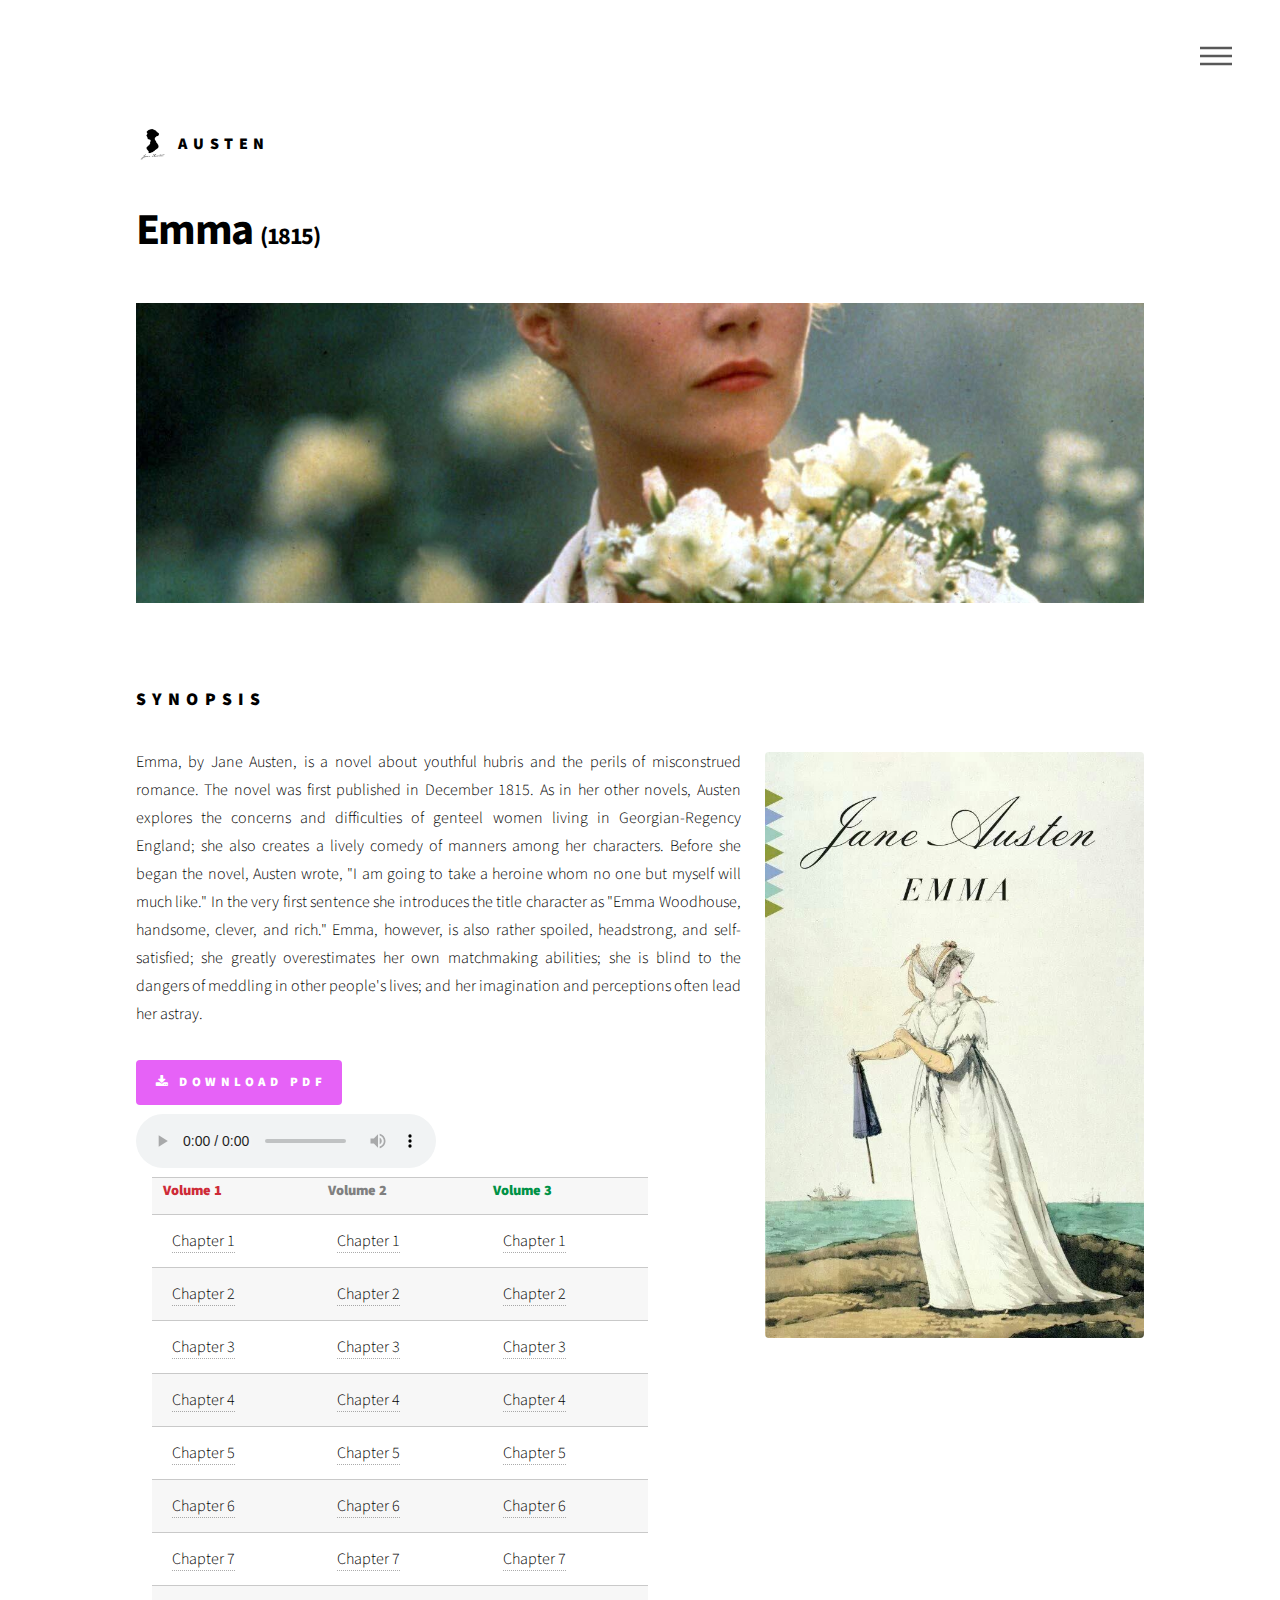
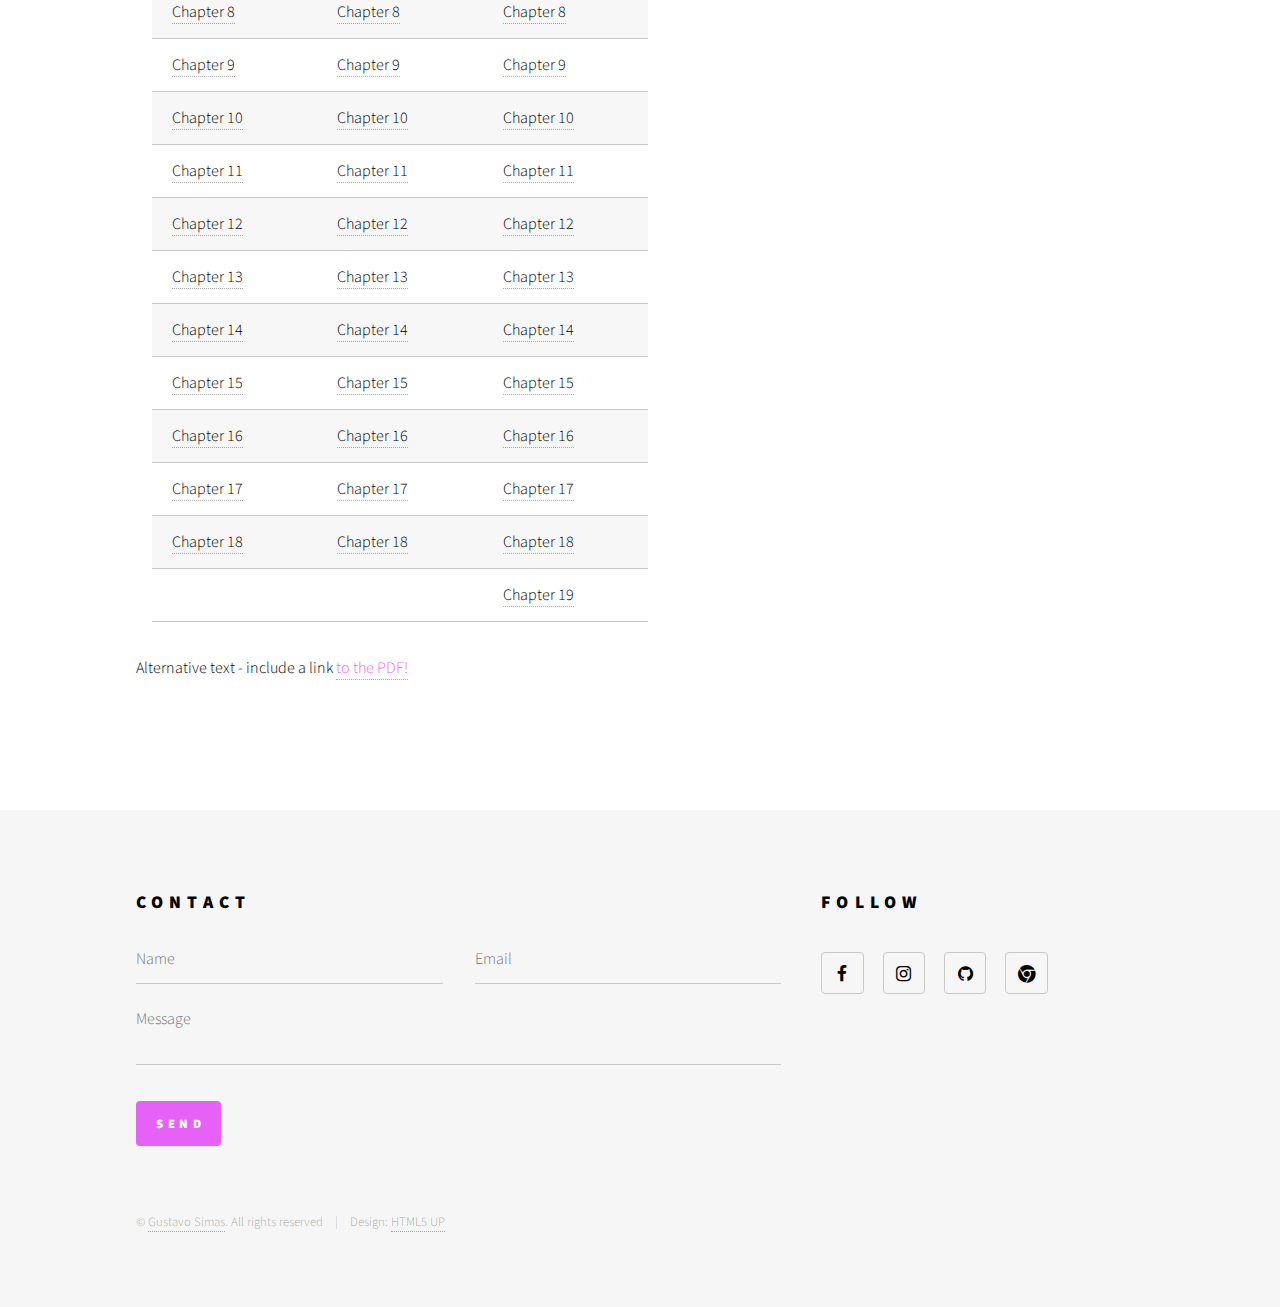
<file: Emma/emma.html>
<!DOCTYPE HTML>
<!--
	Phantom by HTML5 UP
	html5up.net | @ajlkn
	Free for personal and commercial use under the CCA 3.0 license (html5up.net/license)
-->
<html>
<head>
	<title>Austen</title>

	<link rel="shortcut icon" href="../images/favicon.ico">


	<meta charset="utf-8" />
	<meta name="viewport" content="width=device-width, initial-scale=1" />
	<!--[if lte IE 8]><script src="assets/js/ie/html5shiv.js"></script><![endif]-->
	<link rel="stylesheet" href="../assets/css/main.css" />
	<!--[if lte IE 9]><link rel="stylesheet" href="assets/css/ie9.css" /><![endif]-->
	<!--[if lte IE 8]><link rel="stylesheet" href="assets/css/ie8.css" /><![endif]-->

	<style>
	#playlist{
		list-style: none;
	}
	#playlist li a{
		color:black;
		text-decoration: none;
	}
	#playlist .current-song a{
		color:blue;
	}
</style>


</head>
<body>
	<!-- Wrapper -->
	<div id="wrapper">

		<!-- Header -->
		<header id="header">
			<div class="inner">

				<!-- Logo -->
				<a href="../index.html" class="logo">
					<span class="symbol"><img src="../images/austen.png" alt="" /></span><span class="title">Austen</span>
				</a>

				<!-- Nav -->
				<nav>
					<ul>
						<li><a href="#menu">Menu</a></li>
					</ul>
				</nav>

			</div>
		</header>

		<!-- Menu -->
		<nav id="menu">
			<h2>Menu</h2>
			<ul>
				<li><a href="../index.html">Home</a></li>
				<li><a href="../info.html">Info</a></li>
			</ul>
		</nav>

		<!-- Main -->
		<div id="main">
			<div class="inner">
				<h1>Emma <font size="5px"> (1815)</font></h1>

				<style>
				.parallax { 
					/* The image used */
					background-image: url("emmaphoto.jpg");

					/* Set a specific height */
					height: 300px; 

					/* Create the parallax scrolling effect */
					background-attachment: fixed;
					background-position: center;
					background-repeat: no-repeat;
					background-size: cover;
				}
			</style>

			<!-- Container element -->
			<div class="parallax"></div>
			<br><br><br>

			<h2>Synopsis</h2>
			<p align="justify"><span class="image right"><a href="Emma.pdf" target="_blank"><img src="emma.jpg" alt="" /></a></span>Emma, by Jane Austen, is a novel about youthful hubris and the perils of misconstrued romance. The novel was first published in December 1815. As in her other novels, Austen explores the concerns and difficulties of genteel women living in Georgian-Regency England; she also creates a lively comedy of manners among her characters. Before she began the novel, Austen wrote, "I am going to take a heroine whom no one but myself will much like." In the very first sentence she introduces the title character as "Emma Woodhouse, handsome, clever, and rich." Emma, however, is also rather spoiled, headstrong, and self-satisfied; she greatly overestimates her own matchmaking abilities; she is blind to the dangers of meddling in other people's lives; and her imagination and perceptions often lead her astray.</p>


			<a href="Emma.pdf" target="_blank" class="button special icon fa-download">Download PDF</a>
			<br>
			<audio autostart="0" autoplay="false" type="audio/mpeg" src="" controls id="audioPlayer">
				Sorry, your browser doesn't support html5!
			</audio>
			<ul id="playlist">
				<li class="current-song"><a href=""></a></li>
				<table style="width:50%">
					<tr>
						<th><font color="#ce2b37"><b>Volume 1</b></font></th>
						<th><font color="grey"><b>Volume 2</b></font></th> 
						<th><font color="#009246"><b>Volume 3</b></font></th>
					</tr>
					<tr>
						<td><li><a href="http://www.archive.org/download/emma_1303_librivox/emma_01_austen.mp3"> Chapter 1</a></li></td>
						<td><li><a href="http://www.archive.org/download/emma_1303_librivox/emma_19_austen.mp3"> Chapter 1</a></li></td>
						<td><li><a href="http://www.archive.org/download/emma_1303_librivox/emma_37_austen.mp3"> Chapter 1</a></li></td>
					</tr>
					<tr>
						<td><li><a href="http://www.archive.org/download/emma_1303_librivox/emma_02_austen.mp3">Chapter 2</a></li></td>
						<td><li><a href="http://www.archive.org/download/emma_1303_librivox/emma_20_austen.mp3">Chapter 2</a></li></td>
						<td><li><a href="http://www.archive.org/download/emma_1303_librivox/emma_38_austen.mp3">Chapter 2</a></li></td>
					</tr>
					<tr>
						<td><li><a href="http://www.archive.org/download/emma_1303_librivox/emma_03_austen.mp3">Chapter 3</a></li></td>
						<td><li><a href="http://www.archive.org/download/emma_1303_librivox/emma_21_austen.mp3">Chapter 3</a></li></td>
						<td><li><a href="http://www.archive.org/download/emma_1303_librivox/emma_39_austen.mp3">Chapter 3</a></li></td>
					</tr>
					<tr>
						<td><li><a href="http://www.archive.org/download/emma_1303_librivox/emma_04_austen.mp3">Chapter 4</a></li></td>
						<td><li><a href="http://www.archive.org/download/emma_1303_librivox/emma_22_austen.mp3">Chapter 4</a></li></td>
						<td><li><a href="http://www.archive.org/download/emma_1303_librivox/emma_40_austen.mp3">Chapter 4</a></li></td>
					</tr>
					<tr>
						<td><li><a href="http://www.archive.org/download/emma_1303_librivox/emma_05_austen.mp3">Chapter 5</a></li></td>
						<td><li><a href="http://www.archive.org/download/emma_1303_librivox/emma_23_austen.mp3">Chapter 5</a></li></td>
						<td><li><a href="http://www.archive.org/download/emma_1303_librivox/emma_41_austen.mp3">Chapter 5</a></li></td>
					</tr>
					<tr>
						<td><li><a href="http://www.archive.org/download/emma_1303_librivox/emma_06_austen.mp3">Chapter 6</a></li></td>
						<td><li><a href="http://www.archive.org/download/emma_1303_librivox/emma_24_austen.mp3">Chapter 6</a></li></td>
						<td><li><a href="http://www.archive.org/download/emma_1303_librivox/emma_42_austen.mp3">Chapter 6</a></li></td>
					</tr>
					<tr>
						<td><li><a href="http://www.archive.org/download/emma_1303_librivox/emma_07_austen.mp3">Chapter 7</a></li></td>
						<td><li><a href="http://www.archive.org/download/emma_1303_librivox/emma_25_austen.mp3">Chapter 7</a></li></td>
						<td><li><a href="http://www.archive.org/download/emma_1303_librivox/emma_43_austen.mp3">Chapter 7</a></li></td>
					</tr>
					<tr>
						<td><li><a href="http://www.archive.org/download/emma_1303_librivox/emma_08_austen.mp3">Chapter 8</a></li></td>
						<td><li><a href="http://www.archive.org/download/emma_1303_librivox/emma_26_austen.mp3">Chapter 8</a></li></td>
						<td><li><a href="http://www.archive.org/download/emma_1303_librivox/emma_44_austen.mp3">Chapter 8</a></li></td>
					</tr>
					<tr>
						<td><li><a href="http://www.archive.org/download/emma_1303_librivox/emma_09_austen.mp3">Chapter 9</a></li></td>
						<td><li><a href="http://www.archive.org/download/emma_1303_librivox/emma_27_austen.mp3">Chapter 9</a></li></td>
						<td><li><a href="http://www.archive.org/download/emma_1303_librivox/emma_45_austen.mp3">Chapter 9</a></li></td>
					</tr>
					<tr>
						<td><li><a href="http://www.archive.org/download/emma_1303_librivox/emma_10_austen.mp3">Chapter 10</a></li></td>
						<td><li><a href="http://www.archive.org/download/emma_1303_librivox/emma_28_austen.mp3">Chapter 10</a></li></td>
						<td><li><a href="http://www.archive.org/download/emma_1303_librivox/emma_46_austen.mp3">Chapter 10</a></li></td>
					</tr>
					<tr>
						<td><li><a href="http://www.archive.org/download/emma_1303_librivox/emma_11_austen.mp3">Chapter 11</a></li></td>
						<td><li><a href="http://www.archive.org/download/emma_1303_librivox/emma_29_austen.mp3">Chapter 11</a></li></td>
						<td><li><a href="http://www.archive.org/download/emma_1303_librivox/emma_47_austen.mp3">Chapter 11</a></li></td>
					</tr>
					<tr>
						<td><li><a href="http://www.archive.org/download/emma_1303_librivox/emma_12_austen.mp3">Chapter 12</a></li></td>
						<td><li><a href="http://www.archive.org/download/emma_1303_librivox/emma_30_austen.mp3">Chapter 12</a></li></td>
						<td><li><a href="http://www.archive.org/download/emma_1303_librivox/emma_48_austen.mp3">Chapter 12</a></li></td>
					</tr>
					<tr>
						<td><li><a href="http://www.archive.org/download/emma_1303_librivox/emma_13_austen.mp3">Chapter 13</a></li></td>
						<td><li><a href="http://www.archive.org/download/emma_1303_librivox/emma_31_austen.mp3">Chapter 13</a></li></td>
						<td><li><a href="http://www.archive.org/download/emma_1303_librivox/emma_49_austen.mp3">Chapter 13</a></li></td>
					</tr>
					<tr>
						<td><li><a href="http://www.archive.org/download/emma_1303_librivox/emma_14_austen.mp3">Chapter 14</a></li></td>
						<td><li><a href="http://www.archive.org/download/emma_1303_librivox/emma_32_austen.mp3">Chapter 14</a></li></td>
						<td><li><a href="http://www.archive.org/download/emma_1303_librivox/emma_50_austen.mp3">Chapter 14</a></li></td>
					</tr>
					<tr>
						<td><li><a href="http://www.archive.org/download/emma_1303_librivox/emma_15_austen.mp3">Chapter 15</a></li></td>
						<td><li><a href="http://www.archive.org/download/emma_1303_librivox/emma_33_austen.mp3">Chapter 15</a></li></td>
						<td><li><a href="http://www.archive.org/download/emma_1303_librivox/emma_51_austen.mp3">Chapter 15</a></li></td>
					</tr>
					<tr>
						<td><li><a href="http://www.archive.org/download/emma_1303_librivox/emma_16_austen.mp3">Chapter 16</a></li></td>
						<td><li><a href="http://www.archive.org/download/emma_1303_librivox/emma_34_austen.mp3">Chapter 16</a></li></td>
						<td><li><a href="http://www.archive.org/download/emma_1303_librivox/emma_52_austen.mp3">Chapter 16</a></li></td>
					</tr>
					<tr>
						<td><li><a href="http://www.archive.org/download/emma_1303_librivox/emma_17_austen.mp3">Chapter 17</a></li></td>
						<td><li><a href="http://www.archive.org/download/emma_1303_librivox/emma_35_austen.mp3">Chapter 17</a></li></td>
						<td><li><a href="http://www.archive.org/download/emma_1303_librivox/emma_53_austen.mp3">Chapter 17</a></li></td>
					</tr>
					<tr>	
						<td><li><a href="http://www.archive.org/download/emma_1303_librivox/emma_18_austen.mp3">Chapter 18</a></li></td>
						<td><li><a href="http://www.archive.org/download/emma_1303_librivox/emma_36_austen.mp3">Chapter 18</a></li></td>
						<td><li><a href="http://www.archive.org/download/emma_1303_librivox/emma_54_austen.mp3">Chapter 18</a></li></td>
					</tr>
					<tr>
						<td><li><a href="http://www.archive.org/download/mansfield_park_1108_librivox/mansfieldpark_18_austen.mp3"></a></li></td>
						<td><li><a href="http://www.archive.org/download/mansfield_park_1108_librivox/mansfieldpark_38_austen.mp3"></a></li></td>
						<td><li><a href="http://www.archive.org/download/emma_1303_librivox/emma_55_austen.mp3">Chapter 19</a></li></td>
					</tr>


				</table>
			</ul>
			<script src="https://code.jquery.com/jquery-2.2.0.js"></script>
			<script src="../assets/audioPlayer.js"></script>
			<script>
				        // loads the audio player
				        audioPlayer();
				    </script>

				    <object data="Emma.pdf" type="application/pdf" width="100%" height="900px">
				    	<p>Alternative text - include a link <a href="Emma.pdf">to the PDF!</a></p>
				    </object>

				</div>
			</div>

			<!-- Footer -->
			<footer id="footer">
				<div class="inner">
					<section>
						<h2>Contact</h2>
						<form action="https://formspree.io/gustavosimassilva@gmail.com" method="POST">
							<div class="field half first">
								<input type="text" name="Name" id="name" placeholder="Name" />
							</div>
							<div class="field half">
								<input type="email" name="Email" id="email" name="_replyto" placeholder="Email" />
							</div>
							<div class="field">
								<textarea name="Message" id="message" placeholder="Message"></textarea>
							</div>
							<ul class="actions">
								<li><input type="submit" value="Send" class="special" /></li>
							</ul>
						</form>
					</section>
					<section>
						<h2>Follow</h2>
						<ul class="icons">
							<li><a href="http://facebook.com/simasgs" target="_blank" class="icon style2 fa-facebook"><span class="label">Facebook</span></a></li>
							<li><a href="https:/instagram.com/tudoemsimas" target="_blank" class="icon style2 fa-instagram"><span class="label">Instagram</span></a></li>
							<li><a href="https://github.com/GSimas" target="_blank" class="icon style2 fa-github"><span class="label">GitHub</span></a></li>
							<li><a href="http://www.gsimas.github.io/" target="_blank" class="icon style2 fa-chrome"><span class="label">Phone</span></a></li>
						</ul>
					</section>
					<ul class="copyright">
						<li>&copy; <a target="_blank" href="http://gsimas.github.io">Gustavo Simas</a>. All rights reserved</li><li>Design: <a href="http://html5up.net">HTML5 UP</a></li>
					</ul>
				</div>
			</footer>

		</div>

		<!-- Scripts -->
		<script src="../assets/js/jquery.min.js"></script>
		<script src="../assets/js/skel.min.js"></script>
		<script src="../assets/js/util.js"></script>
		<!--[if lte IE 8]><script src="assets/js/ie/respond.min.js"></script><![endif]-->
		<script src="../assets/js/main.js"></script>

	</body>
	</html>
</file>
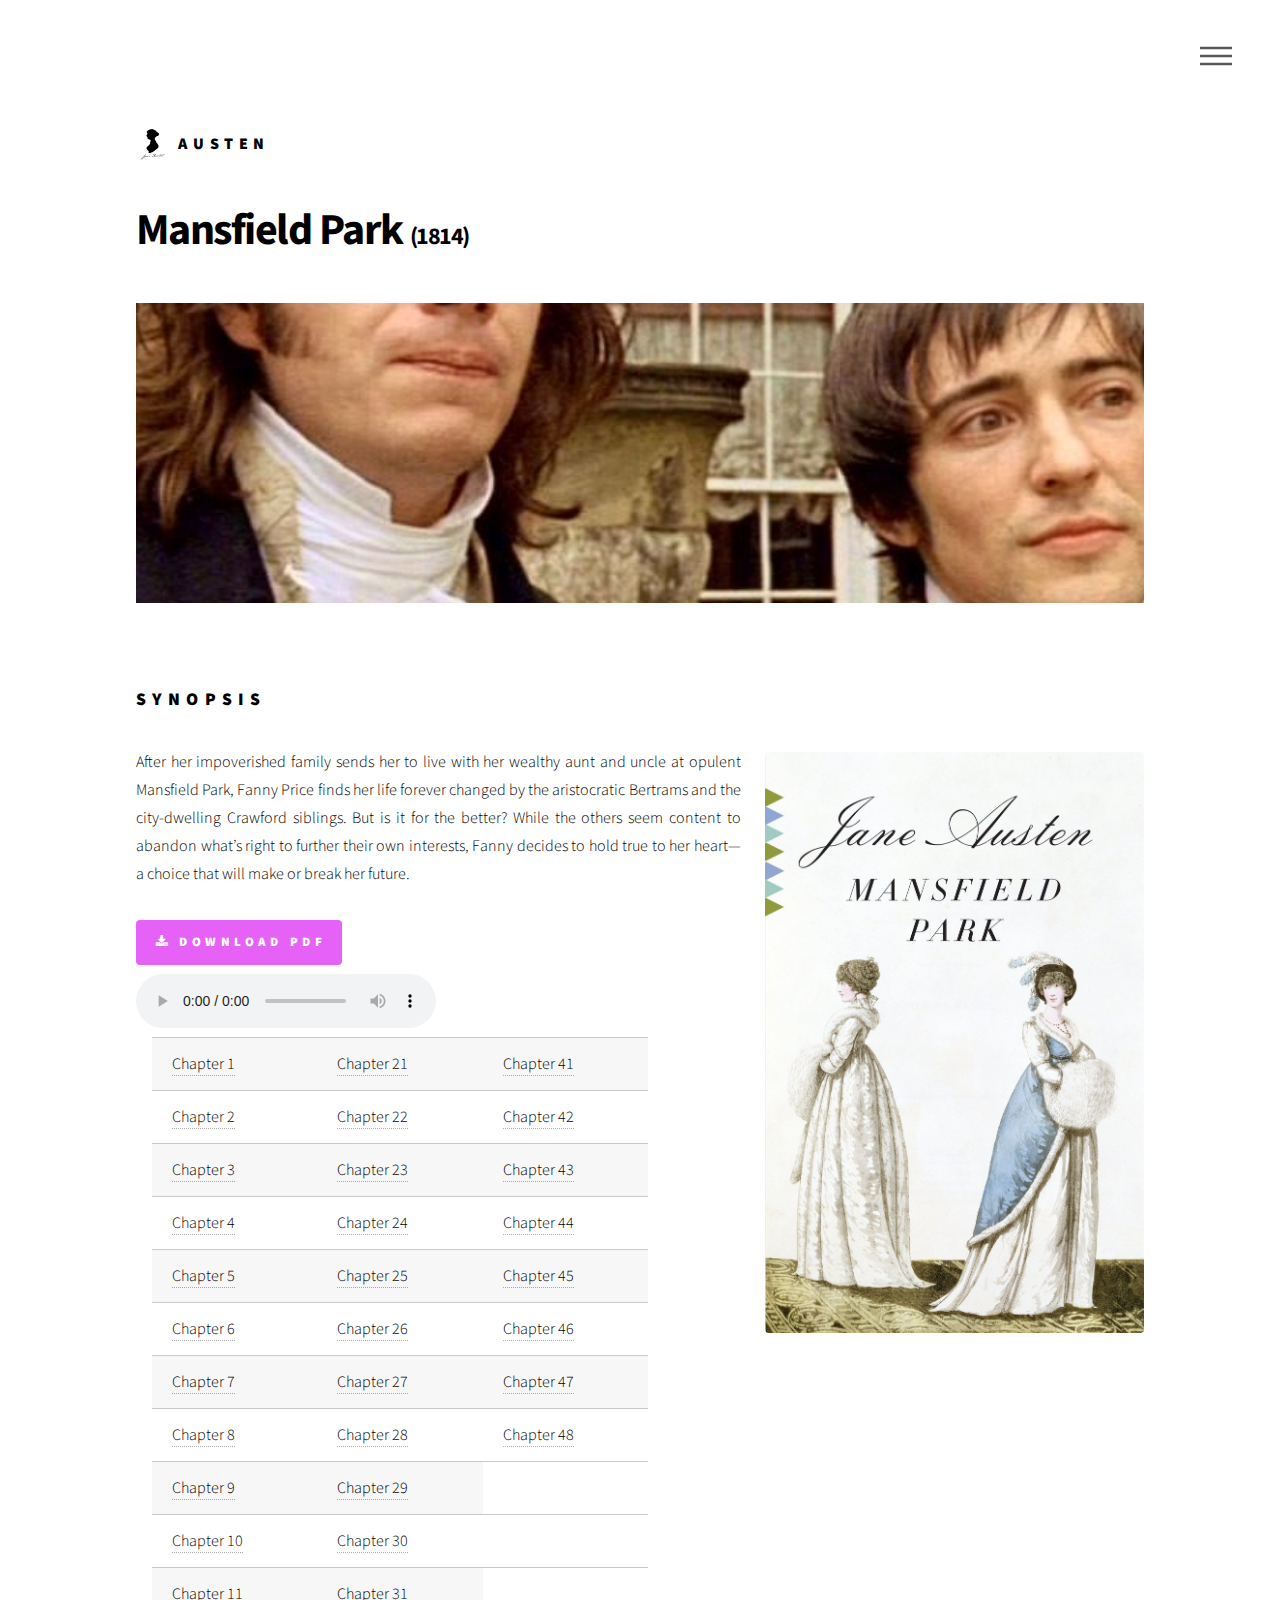
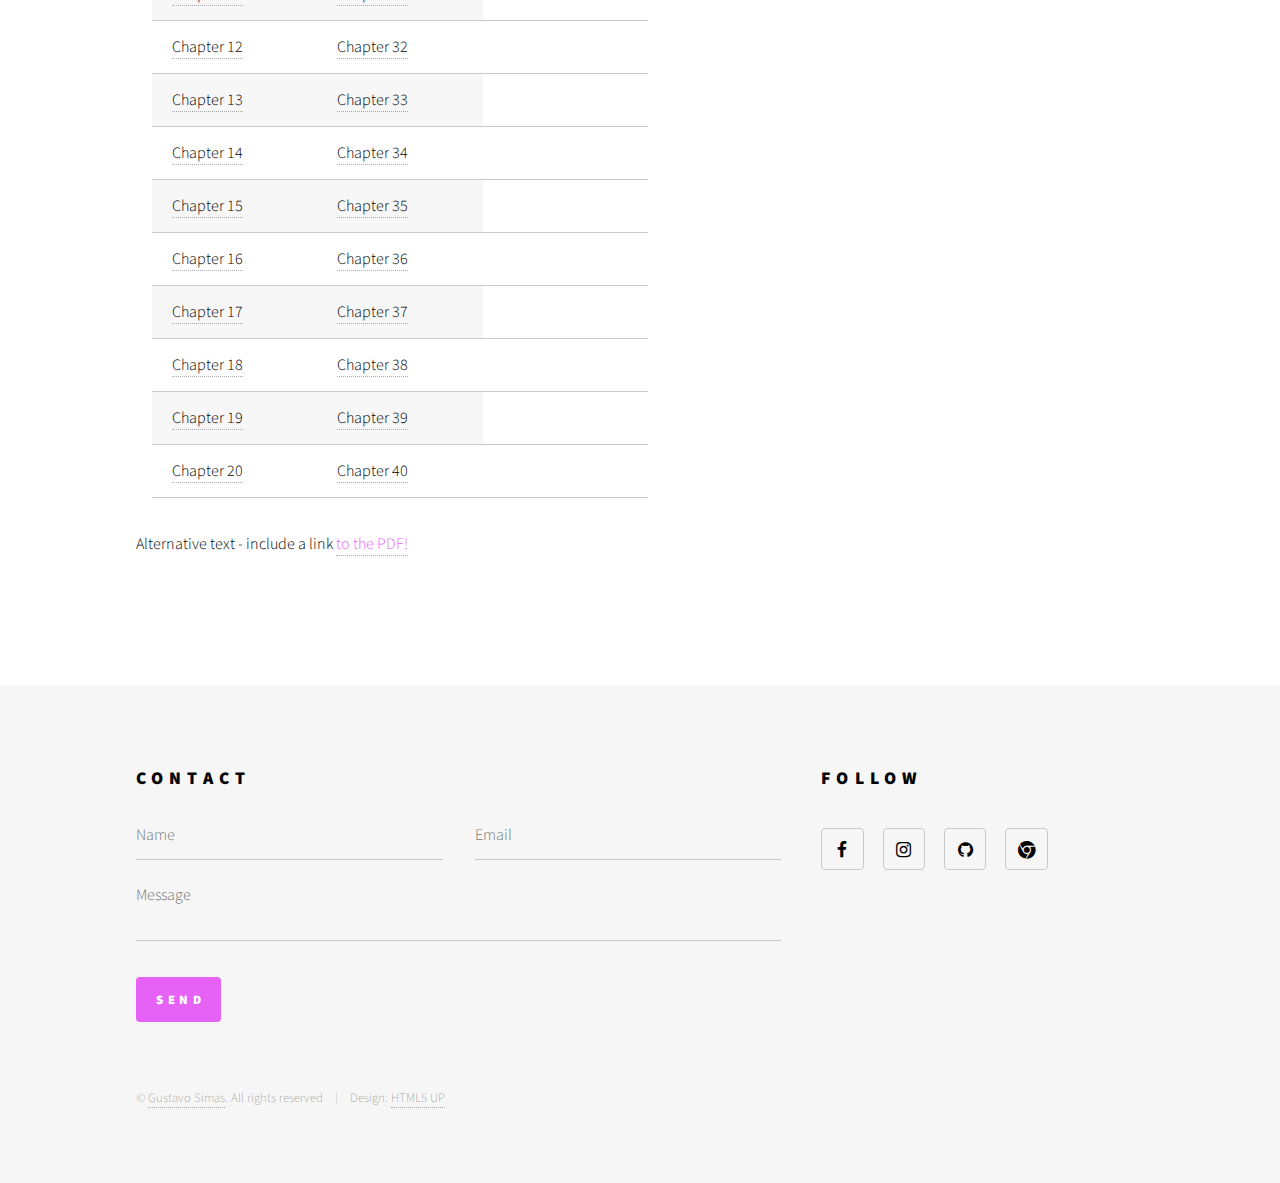
<file: Mansfield Park/mansfield.html>
<!DOCTYPE HTML>
<!--
	Phantom by HTML5 UP
	html5up.net | @ajlkn
	Free for personal and commercial use under the CCA 3.0 license (html5up.net/license)
-->
<html>
<head>
	<title>Austen</title>

	<link rel="shortcut icon" href="../images/favicon.ico">


	<meta charset="utf-8" />
	<meta name="viewport" content="width=device-width, initial-scale=1" />
	<!--[if lte IE 8]><script src="assets/js/ie/html5shiv.js"></script><![endif]-->
	<link rel="stylesheet" href="../assets/css/main.css" />
	<!--[if lte IE 9]><link rel="stylesheet" href="assets/css/ie9.css" /><![endif]-->
	<!--[if lte IE 8]><link rel="stylesheet" href="assets/css/ie8.css" /><![endif]-->

	<style>
	#playlist{
		list-style: none;
	}
	#playlist li a{
		color:black;
		text-decoration: none;
	}
	#playlist .current-song a{
		color:blue;
	}
</style>


</head>
<body>
	<!-- Wrapper -->
	<div id="wrapper">

		<!-- Header -->
		<header id="header">
			<div class="inner">

				<!-- Logo -->
				<a href="../index.html" class="logo">
					<span class="symbol"><img src="../images/austen.png" alt="" /></span><span class="title">Austen</span>
				</a>

				<!-- Nav -->
				<nav>
					<ul>
						<li><a href="#menu">Menu</a></li>
					</ul>
				</nav>

			</div>
		</header>

		<!-- Menu -->
		<nav id="menu">
			<h2>Menu</h2>
			<ul>
				<li><a href="../index.html">Home</a></li>
				<li><a href="../info.html">Info</a></li>
			</ul>
		</nav>

		<!-- Main -->
		<div id="main">
			<div class="inner">
				<h1>Mansfield Park <font size="5px"> (1814)</font></h1>

				<style>
				.parallax { 
					/* The image used */
					background-image: url("mansfieldphoto.jpg");

					/* Set a specific height */
					height: 300px; 

					/* Create the parallax scrolling effect */
					background-attachment: fixed;
					background-position: center;
					background-repeat: no-repeat;
					background-size: cover;
				}
			</style>

			<!-- Container element -->
			<div class="parallax"></div>
			<br><br><br>

			<h2>Synopsis</h2>
			<p align="justify"><span class="image right"><a href="Mansfield Park.pdf" target="_blank"><img src="mansfield.jpg" alt="" /></a></span>After her impoverished family sends her to live with her wealthy aunt and uncle at opulent Mansfield Park, Fanny Price finds her life forever changed by the aristocratic Bertrams and the city-dwelling Crawford siblings. But is it for the better? While the others seem content to abandon what’s right to further their own interests, Fanny decides to hold true to her heart—a choice that will make or break her future.</p>


			<a href="Mansfield Park.pdf" target="_blank" class="button special icon fa-download">Download PDF</a>
			<br>
			<audio autostart="0" autoplay="false" type="audio/mpeg" src="" controls id="audioPlayer">
				Sorry, your browser doesn't support html5!
			</audio>
			<ul id="playlist">
				<li class="current-song"><a href=""></a></li>
				<table style="width:50%">

					<tr>
						<td><li><a href="http://www.archive.org/download/mansfield_park_1108_librivox/mansfieldpark_01_austen.mp3">Chapter 1</a></li></td>
						<td><li><a href="http://www.archive.org/download/mansfield_park_1108_librivox/mansfieldpark_21_austen.mp3">Chapter 21</a></li></td>
						<td><li><a href="http://www.archive.org/download/mansfield_park_1108_librivox/mansfieldpark_41_austen.mp3">Chapter 41</a></li></td>
					</tr>
					<tr>
						<td><li><a href="http://www.archive.org/download/mansfield_park_1108_librivox/mansfieldpark_02_austen.mp3">Chapter 2</a></li></td>
						<td><li><a href="http://www.archive.org/download/mansfield_park_1108_librivox/mansfieldpark_22_austen.mp3">Chapter 22</a></li></td>
						<td><li><a href="http://www.archive.org/download/mansfield_park_1108_librivox/mansfieldpark_42_austen.mp3">Chapter 42</a></li></td>
					</tr>
					<tr>
						<td><li><a href="http://www.archive.org/download/mansfield_park_1108_librivox/mansfieldpark_03_austen.mp3">Chapter 3</a></li></td>
						<td><li><a href="http://www.archive.org/download/mansfield_park_1108_librivox/mansfieldpark_23_austen.mp3">Chapter 23</a></li></td>
						<td><li><a href="http://www.archive.org/download/mansfield_park_1108_librivox/mansfieldpark_43_austen.mp3">Chapter 43</a></li></td>
					</tr>
					<tr>
						<td><li><a href="http://www.archive.org/download/mansfield_park_1108_librivox/mansfieldpark_04_austen.mp3">Chapter 4</a></li></td>
						<td><li><a href="http://www.archive.org/download/mansfield_park_1108_librivox/mansfieldpark_24_austen.mp3">Chapter 24</a></li></td>
						<td><li><a href="http://www.archive.org/download/mansfield_park_1108_librivox/mansfieldpark_44_austen.mp3">Chapter 44</a></li></td>
					</tr>
					<tr>
						<td><li><a href="http://www.archive.org/download/mansfield_park_1108_librivox/mansfieldpark_05_austen.mp3">Chapter 5</a></li></td>
						<td><li><a href="http://www.archive.org/download/mansfield_park_1108_librivox/mansfieldpark_25_austen.mp3">Chapter 25</a></li></td>
						<td><li><a href="http://www.archive.org/download/mansfield_park_1108_librivox/mansfieldpark_45_austen.mp3">Chapter 45</a></li></td>
					</tr>
					<tr>
						<td><li><a href="http://www.archive.org/download/mansfield_park_1108_librivox/mansfieldpark_06_austen.mp3">Chapter 6</a></li></td>
						<td><li><a href="http://www.archive.org/download/mansfield_park_1108_librivox/mansfieldpark_26_austen.mp3">Chapter 26</a></li></td>
						<td><li><a href="http://www.archive.org/download/mansfield_park_1108_librivox/mansfieldpark_46_austen.mp3">Chapter 46</a></li></td>
					</tr>
					<tr>
						<td><li><a href="http://www.archive.org/download/mansfield_park_1108_librivox/mansfieldpark_07_austen.mp3">Chapter 7</a></li></td>
						<td><li><a href="http://www.archive.org/download/mansfield_park_1108_librivox/mansfieldpark_27_austen.mp3">Chapter 27</a></li></td>
						<td><li><a href="http://www.archive.org/download/mansfield_park_1108_librivox/mansfieldpark_47_austen.mp3">Chapter 47</a></li></td>
					</tr>
					<tr>
						<td><li><a href="http://www.archive.org/download/mansfield_park_1108_librivox/mansfieldpark_08_austen.mp3">Chapter 8</a></li></td>
						<td><li><a href="http://www.archive.org/download/mansfield_park_1108_librivox/mansfieldpark_28_austen.mp3">Chapter 28</a></li></td>
						<td><li><a href="http://www.archive.org/download/mansfield_park_1108_librivox/mansfieldpark_48_austen.mp3">Chapter 48</a></li></td>
					</tr>
					<tr>
						<td><li><a href="http://www.archive.org/download/mansfield_park_1108_librivox/mansfieldpark_09_austen.mp3">Chapter 9</a></li></td>
						<td><li><a href="http://www.archive.org/download/mansfield_park_1108_librivox/mansfieldpark_29_austen.mp3">Chapter 29</a></li></td>
					</tr>
					<tr>
						<td><li><a href="http://www.archive.org/download/mansfield_park_1108_librivox/mansfieldpark_10_austen.mp3">Chapter 10</a></li></td>
						<td><li><a href="http://www.archive.org/download/mansfield_park_1108_librivox/mansfieldpark_30_austen.mp3">Chapter 30</a></li></td>
					</tr>
					<tr>
						<td><li><a href="http://www.archive.org/download/mansfield_park_1108_librivox/mansfieldpark_11_austen.mp3">Chapter 11</a></li></td>
						<td><li><a href="http://www.archive.org/download/mansfield_park_1108_librivox/mansfieldpark_31_austen.mp3">Chapter 31</a></li></td>
					</tr>
					<tr>
						<td><li><a href="http://www.archive.org/download/mansfield_park_1108_librivox/mansfieldpark_12_austen.mp3">Chapter 12</a></li></td>
						<td><li><a href="http://www.archive.org/download/mansfield_park_1108_librivox/mansfieldpark_32_austen.mp3">Chapter 32</a></li></td>
					</tr>
					<tr>
						<td><li><a href="http://www.archive.org/download/mansfield_park_1108_librivox/mansfieldpark_13_austen.mp3">Chapter 13</a></li></td>
						<td><li><a href="http://www.archive.org/download/mansfield_park_1108_librivox/mansfieldpark_33_austen.mp3">Chapter 33</a></li></td>
					</tr>
					<tr>
						<td><li><a href="http://www.archive.org/download/mansfield_park_1108_librivox/mansfieldpark_14_austen.mp3">Chapter 14</a></li></td>
						<td><li><a href="http://www.archive.org/download/mansfield_park_1108_librivox/mansfieldpark_34_austen.mp3">Chapter 34</a></li></td>
					</tr>
					<tr>
						<td><li><a href="http://www.archive.org/download/mansfield_park_1108_librivox/mansfieldpark_15_austen.mp3">Chapter 15</a></li></td>
						<td><li><a href="http://www.archive.org/download/mansfield_park_1108_librivox/mansfieldpark_35_austen.mp3">Chapter 35</a></li></td>
					</tr>
					<tr>
						<td><li><a href="http://www.archive.org/download/mansfield_park_1108_librivox/mansfieldpark_16_austen.mp3">Chapter 16</a></li></td>
						<td><li><a href="http://www.archive.org/download/mansfield_park_1108_librivox/mansfieldpark_36_austen.mp3">Chapter 36</a></li></td>
					</tr>
					<tr>
						<td><li><a href="http://www.archive.org/download/mansfield_park_1108_librivox/mansfieldpark_17_austen.mp3">Chapter 17</a></li></td>
						<td><li><a href="http://www.archive.org/download/mansfield_park_1108_librivox/mansfieldpark_37_austen.mp3">Chapter 37</a></li></td>
					</tr>
					<tr>
						<td><li><a href="http://www.archive.org/download/mansfield_park_1108_librivox/mansfieldpark_18_austen.mp3">Chapter 18</a></li></td>
						<td><li><a href="http://www.archive.org/download/mansfield_park_1108_librivox/mansfieldpark_38_austen.mp3">Chapter 38</a></li></td>
					</tr>
					<tr>
						<td><li><a href="http://www.archive.org/download/mansfield_park_1108_librivox/mansfieldpark_19_austen.mp3">Chapter 19</a></li></td>
						<td><li><a href="http://www.archive.org/download/mansfield_park_1108_librivox/mansfieldpark_39_austen.mp3">Chapter 39</a></li></td>
					</tr>
					<tr>
						<td><li><a href="http://www.archive.org/download/mansfield_park_1108_librivox/mansfieldpark_20_austen.mp3">Chapter 20</a></li></td>
						<td><li><a href="http://www.archive.org/download/mansfield_park_1108_librivox/mansfieldpark_40_austen.mp3">Chapter 40</a></li></td>
					</tr>


				</table>
			</ul>
			<script src="https://code.jquery.com/jquery-2.2.0.js"></script>
			<script src="../assets/audioPlayer.js"></script>
			<script>
				        // loads the audio player
				        audioPlayer();
				    </script>

				    <object data="Mansfield Park.pdf" type="application/pdf" width="100%" height="900px">
				    	<p>Alternative text - include a link <a href="Mansfield Park.pdf">to the PDF!</a></p>
				    </object>

				</div>
			</div>

			<!-- Footer -->
			<footer id="footer">
				<div class="inner">
					<section>
						<h2>Contact</h2>
						<form action="https://formspree.io/gustavosimassilva@gmail.com" method="POST">
							<div class="field half first">
								<input type="text" name="Name" id="name" placeholder="Name" />
							</div>
							<div class="field half">
								<input type="email" name="Email" id="email" name="_replyto" placeholder="Email" />
							</div>
							<div class="field">
								<textarea name="Message" id="message" placeholder="Message"></textarea>
							</div>
							<ul class="actions">
								<li><input type="submit" value="Send" class="special" /></li>
							</ul>
						</form>
					</section>
					<section>
						<h2>Follow</h2>
						<ul class="icons">
							<li><a href="http://facebook.com/simasgs" target="_blank" class="icon style2 fa-facebook"><span class="label">Facebook</span></a></li>
							<li><a href="https:/instagram.com/tudoemsimas" target="_blank" class="icon style2 fa-instagram"><span class="label">Instagram</span></a></li>
							<li><a href="https://github.com/GSimas" target="_blank" class="icon style2 fa-github"><span class="label">GitHub</span></a></li>
							<li><a href="http://www.gsimas.github.io/" target="_blank" class="icon style2 fa-chrome"><span class="label">Phone</span></a></li>
						</ul>
					</section>
					<ul class="copyright">
						<li>&copy; <a target="_blank" href="http://gsimas.github.io">Gustavo Simas</a>. All rights reserved</li><li>Design: <a href="http://html5up.net">HTML5 UP</a></li>
					</ul>
				</div>
			</footer>

		</div>

		<!-- Scripts -->
		<script src="../assets/js/jquery.min.js"></script>
		<script src="../assets/js/skel.min.js"></script>
		<script src="../assets/js/util.js"></script>
		<!--[if lte IE 8]><script src="assets/js/ie/respond.min.js"></script><![endif]-->
		<script src="../assets/js/main.js"></script>

	</body>
	</html>
</file>
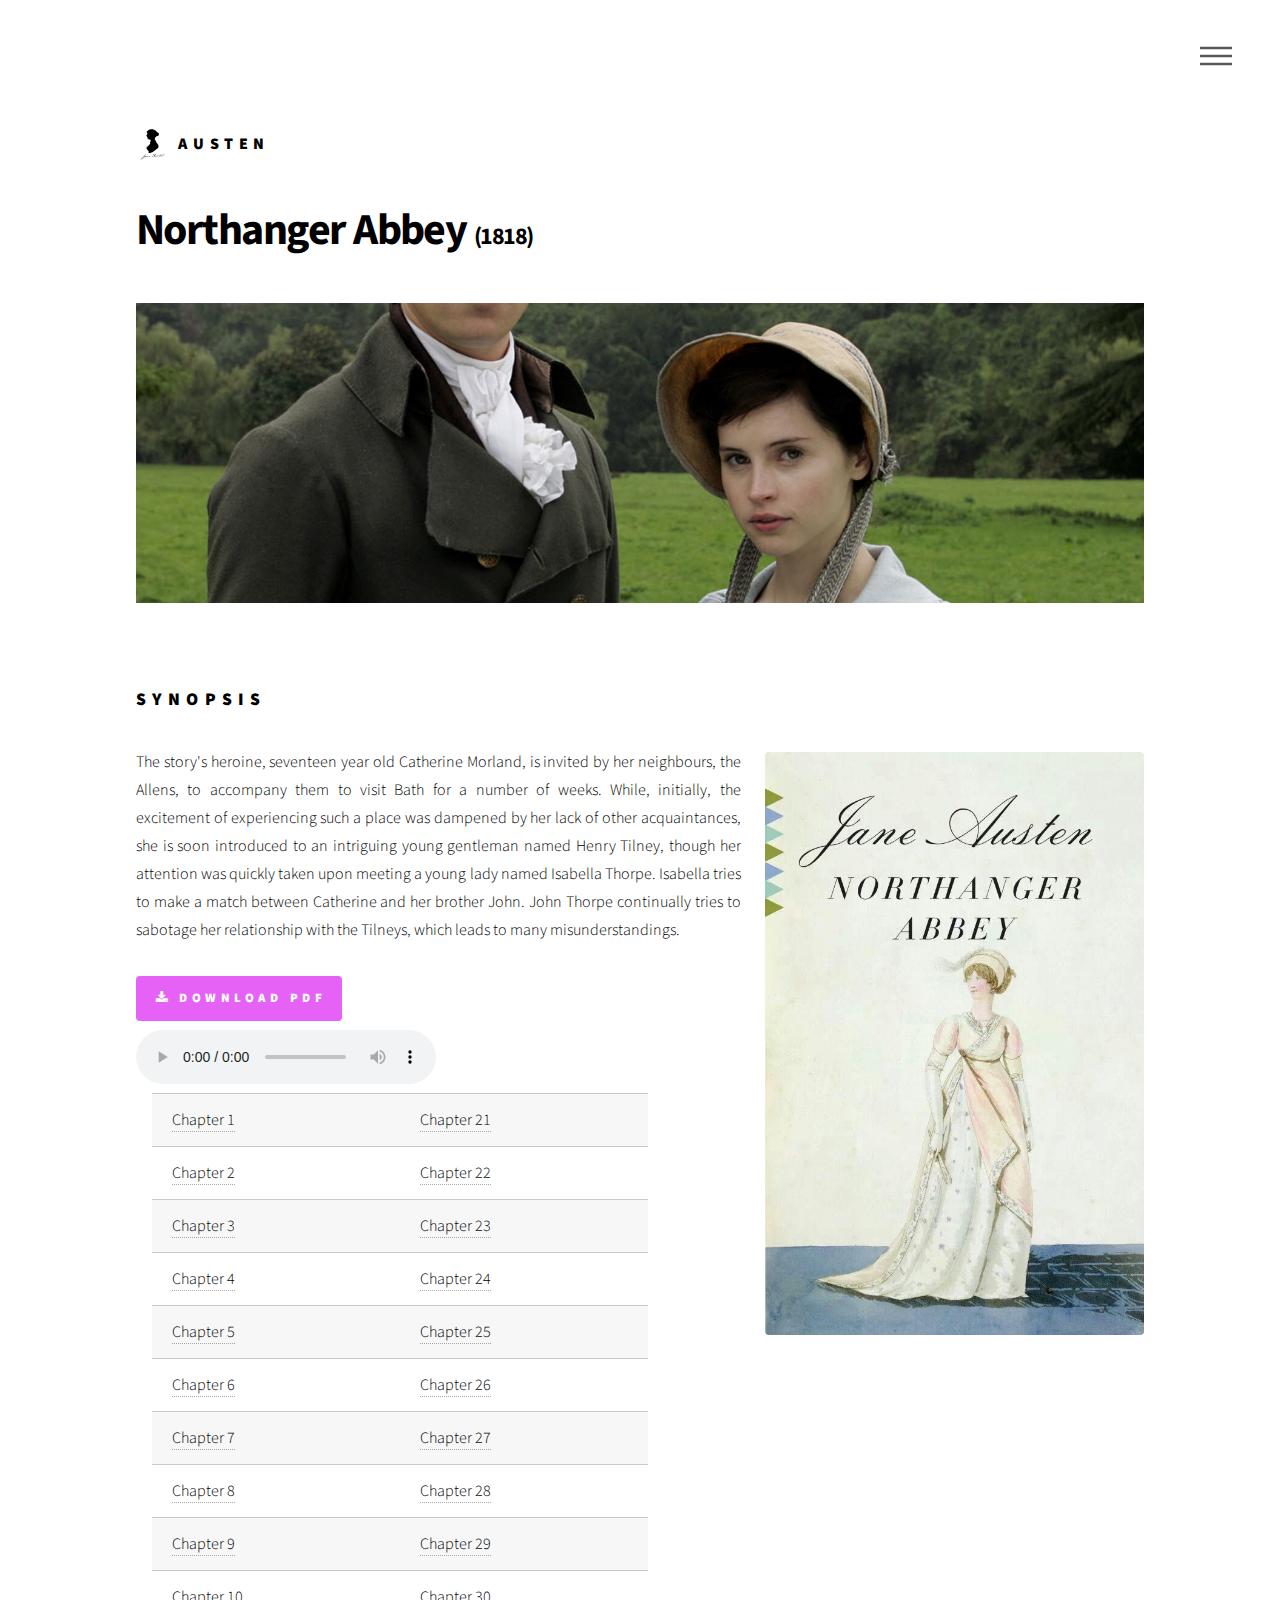
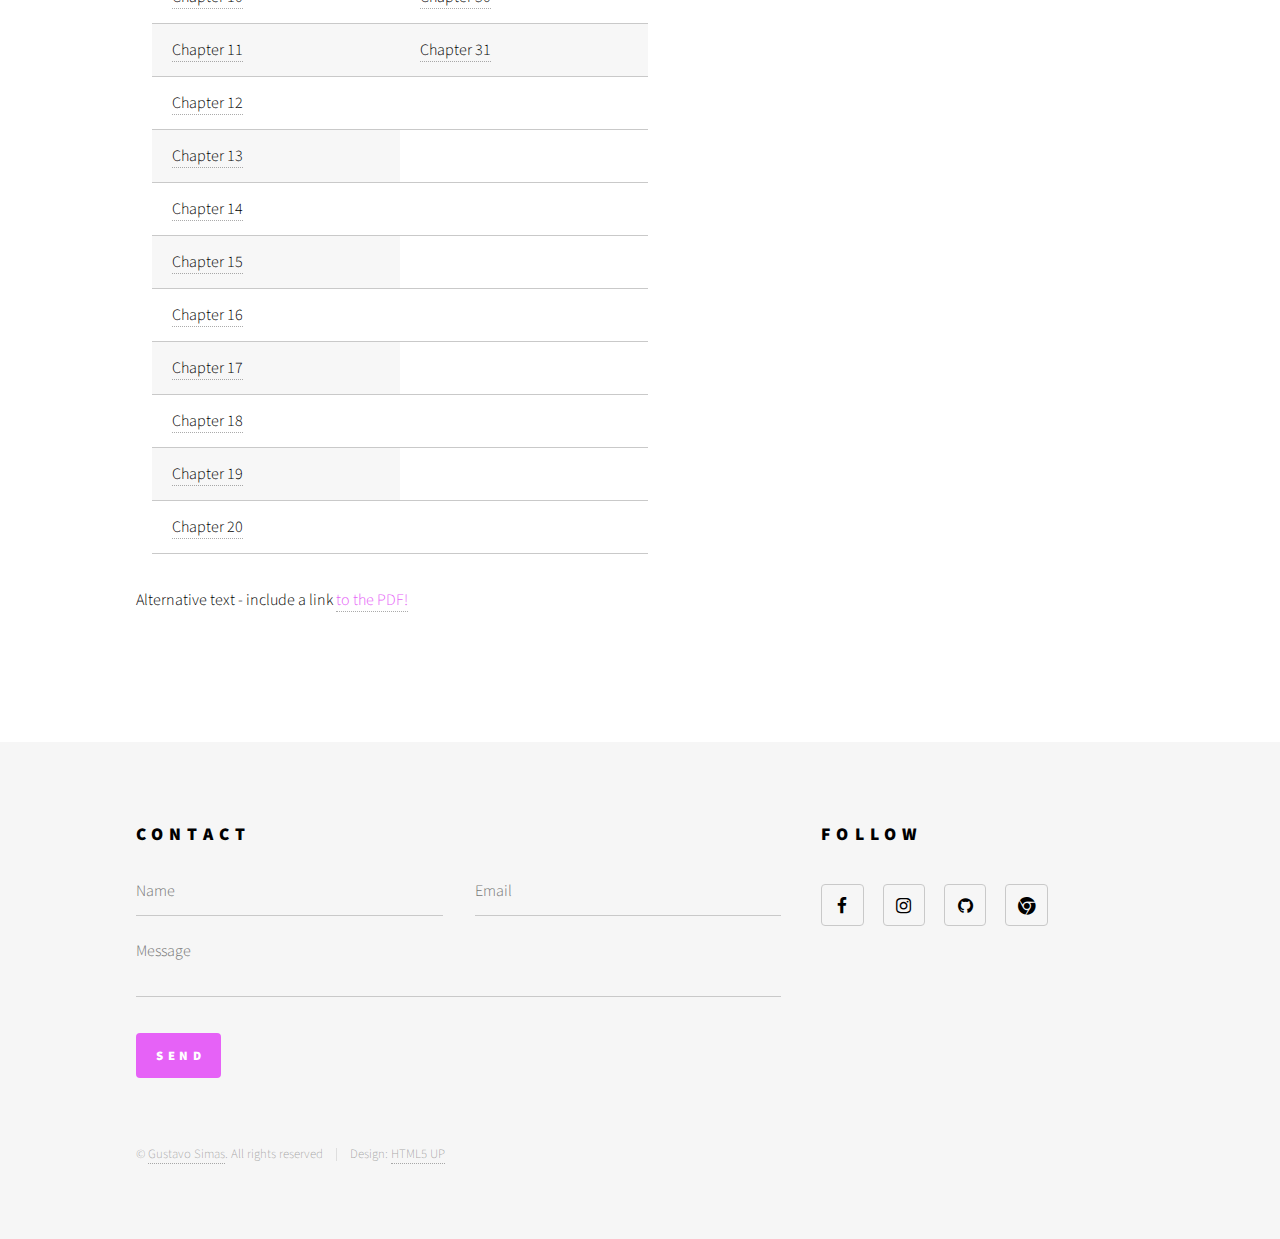
<file: Northanger Abbey/northanger.html>
<!DOCTYPE HTML>
<!--
	Phantom by HTML5 UP
	html5up.net | @ajlkn
	Free for personal and commercial use under the CCA 3.0 license (html5up.net/license)
-->
<html>
<head>
	<title>Austen</title>

	<link rel="shortcut icon" href="../images/favicon.ico">


	<meta charset="utf-8" />
	<meta name="viewport" content="width=device-width, initial-scale=1" />
	<!--[if lte IE 8]><script src="assets/js/ie/html5shiv.js"></script><![endif]-->
	<link rel="stylesheet" href="../assets/css/main.css" />
	<!--[if lte IE 9]><link rel="stylesheet" href="assets/css/ie9.css" /><![endif]-->
	<!--[if lte IE 8]><link rel="stylesheet" href="assets/css/ie8.css" /><![endif]-->

	<style>
	#playlist{
		list-style: none;
	}
	#playlist li a{
		color:black;
		text-decoration: none;
	}
	#playlist .current-song a{
		color:blue;
	}
</style>


</head>
<body>
	<!-- Wrapper -->
	<div id="wrapper">

		<!-- Header -->
		<header id="header">
			<div class="inner">

				<!-- Logo -->
				<a href="../index.html" class="logo">
					<span class="symbol"><img src="../images/austen.png" alt="" /></span><span class="title">Austen</span>
				</a>

				<!-- Nav -->
				<nav>
					<ul>
						<li><a href="#menu">Menu</a></li>
					</ul>
				</nav>

			</div>
		</header>

		<!-- Menu -->
		<nav id="menu">
			<h2>Menu</h2>
			<ul>
				<li><a href="../index.html">Home</a></li>
				<li><a href="../info.html">Info</a></li>
			</ul>
		</nav>

		<!-- Main -->
		<div id="main">
			<div class="inner">
				<h1>Northanger Abbey <font size="5px"> (1818)</font></h1>

				<style>
				.parallax { 
					/* The image used */
					background-image: url("northangerphoto.jpg");

					/* Set a specific height */
					height: 300px; 

					/* Create the parallax scrolling effect */
					background-attachment: fixed;
					background-position: center;
					background-repeat: no-repeat;
					background-size: cover;
				}
			</style>

			<!-- Container element -->
			<div class="parallax"></div>
			<br><br><br>

			<h2>Synopsis</h2>
			<p align="justify"><span class="image right"><a href="Northanger Abbey.pdf" target="_blank"><img src="northanger.jpg" alt="" /></a></span>The story's heroine, seventeen year old Catherine Morland, is invited by her neighbours, the Allens, to accompany them to visit Bath for a number of weeks. While, initially, the excitement of experiencing such a place was dampened by her lack of other acquaintances, she is soon introduced to an intriguing young gentleman named Henry Tilney, though her attention was quickly taken upon meeting a young lady named Isabella Thorpe. Isabella tries to make a match between Catherine and her brother John. John Thorpe continually tries to sabotage her relationship with the Tilneys, which leads to many misunderstandings.</p>


			<a href="Northanger Abbey.pdf" target="_blank" class="button special icon fa-download">Download PDF</a>
			<br>
			<audio autostart="0" autoplay="false" type="audio/mpeg" src="" controls id="audioPlayer">
				Sorry, your browser doesn't support html5!
			</audio>
			<ul id="playlist">
				<li class="current-song"><a href=""></a></li>
				<table style="width:50%">

					<tr>
						<td><li><a href="http://www.archive.org/download/northangerabbeydramatic_1502_librivox/northangerabbey_01_austen_128kb.mp3">Chapter 1</a></li></td>
						<td><li><a href="http://www.archive.org/download/northangerabbeydramatic_1502_librivox/northangerabbey_21_austen_128kb.mp3">Chapter 21</a></li></td>
					</tr>
					<tr>
						<td><li><a href="http://www.archive.org/download/northangerabbeydramatic_1502_librivox/northangerabbey_02_austen_128kb.mp3">Chapter 2</a></li></td>
						<td><li><a href="http://www.archive.org/download/northangerabbeydramatic_1502_librivox/northangerabbey_22_austen_128kb.mp3">Chapter 22</a></li></td>
					</tr>
					<tr>
						<td><li><a href="http://www.archive.org/download/northangerabbeydramatic_1502_librivox/northangerabbey_03_austen_128kb.mp3">Chapter 3</a></li></td>
						<td><li><a href="http://www.archive.org/download/northangerabbeydramatic_1502_librivox/northangerabbey_23_austen_128kb.mp3">Chapter 23</a></li></td>
					</tr>
					<tr>
						<td><li><a href="http://www.archive.org/download/northangerabbeydramatic_1502_librivox/northangerabbey_04_austen_128kb.mp3">Chapter 4</a></li></td>
						<td><li><a href="http://www.archive.org/download/northangerabbeydramatic_1502_librivox/northangerabbey_24_austen_128kb.mp3">Chapter 24</a></li></td>
					</tr>
					<tr>
						<td><li><a href="http://www.archive.org/download/northangerabbeydramatic_1502_librivox/northangerabbey_05_austen_128kb.mp3">Chapter 5</a></li></td>
						<td><li><a href="http://www.archive.org/download/northangerabbeydramatic_1502_librivox/northangerabbey_25_austen_128kb.mp3">Chapter 25</a></li></td>
					</tr>
					<tr>
						<td><li><a href="http://www.archive.org/download/northangerabbeydramatic_1502_librivox/northangerabbey_06_austen_128kb.mp3">Chapter 6</a></li></td>
						<td><li><a href="http://www.archive.org/download/northangerabbeydramatic_1502_librivox/northangerabbey_26_austen_128kb.mp3">Chapter 26</a></li></td>
					</tr>
					<tr>
						<td><li><a href="http://www.archive.org/download/northangerabbeydramatic_1502_librivox/northangerabbey_07_austen_128kb.mp3">Chapter 7</a></li></td>
						<td><li><a href="http://www.archive.org/download/northangerabbeydramatic_1502_librivox/northangerabbey_27_austen_128kb.mp3">Chapter 27</a></li></td>
					</tr>
					<tr>
						<td><li><a href="http://www.archive.org/download/northangerabbeydramatic_1502_librivox/northangerabbey_08_austen_128kb.mp3">Chapter 8</a></li></td>
						<td><li><a href="http://www.archive.org/download/northangerabbeydramatic_1502_librivox/northangerabbey_28_austen_128kb.mp3">Chapter 28</a></li></td>
					</tr>
					<tr>
						<td><li><a href="http://www.archive.org/download/northangerabbeydramatic_1502_librivox/northangerabbey_09_austen_128kb.mp3">Chapter 9</a></li></td>
						<td><li><a href="http://www.archive.org/download/northangerabbeydramatic_1502_librivox/northangerabbey_29_austen_128kb.mp3">Chapter 29</a></li></td>
					</tr>
					<tr>
						<td><li><a href="http://www.archive.org/download/northangerabbeydramatic_1502_librivox/northangerabbey_10_austen_128kb.mp3">Chapter 10</a></li></td>
						<td><li><a href="http://www.archive.org/download/northangerabbeydramatic_1502_librivox/northangerabbey_30_austen_128kb.mp3">Chapter 30</a></li></td>
					</tr>
					<tr>
						<td><li><a href="http://www.archive.org/download/northangerabbeydramatic_1502_librivox/northangerabbey_11_austen_128kb.mp3">Chapter 11</a></li></td>
						<td><li><a href="http://www.archive.org/download/northangerabbeydramatic_1502_librivox/northangerabbey_31_austen_128kb.mp3">Chapter 31</a></li></td>
					</tr>
					<tr>
						<td><li><a href="http://www.archive.org/download/northangerabbeydramatic_1502_librivox/northangerabbey_12_austen_128kb.mp3">Chapter 12</a></li></td>
					</tr>
					<tr>
						<td><li><a href="http://www.archive.org/download/northangerabbeydramatic_1502_librivox/northangerabbey_13_austen_128kb.mp3">Chapter 13</a></li></td>
					</tr>
					<tr>
						<td><li><a href="http://www.archive.org/download/northangerabbeydramatic_1502_librivox/northangerabbey_14_austen_128kb.mp3">Chapter 14</a></li></td>
					</tr>
					<tr>
						<td><li><a href="http://www.archive.org/download/northangerabbeydramatic_1502_librivox/northangerabbey_15_austen_128kb.mp3">Chapter 15</a></li></td>
					</tr>
					<tr>
						<td><li><a href="http://www.archive.org/download/northangerabbeydramatic_1502_librivox/northangerabbey_16_austen_128kb.mp3">Chapter 16</a></li></td>
					</tr>
					<tr>
						<td><li><a href="http://www.archive.org/download/northangerabbeydramatic_1502_librivox/northangerabbey_17_austen_128kb.mp3">Chapter 17</a></li></td>
					</tr>
					<tr>
						<td><li><a href="http://www.archive.org/download/northangerabbeydramatic_1502_librivox/northangerabbey_18_austen_128kb.mp3">Chapter 18</a></li></td>
					</tr>
					<tr>
						<td><li><a href="http://www.archive.org/download/northangerabbeydramatic_1502_librivox/northangerabbey_19_austen_128kb.mp3">Chapter 19</a></li></td>
					</tr>
					<tr>
						<td><li><a href="http://www.archive.org/download/northangerabbeydramatic_1502_librivox/northangerabbey_20_austen_128kb.mp3">Chapter 20</a></li></td>
					</tr>


				</table>
			</ul>
			<script src="https://code.jquery.com/jquery-2.2.0.js"></script>
			<script src="../assets/audioPlayer.js"></script>
			<script>
				        // loads the audio player
				        audioPlayer();
				    </script>

				    <object data="Northanger Abbey.pdf" type="application/pdf" width="100%" height="900px">
				    	<p>Alternative text - include a link <a href="Northanger Abbey.pdf">to the PDF!</a></p>
				    </object>

				</div>
			</div>

			<!-- Footer -->
			<footer id="footer">
				<div class="inner">
					<section>
						<h2>Contact</h2>
						<form action="https://formspree.io/gustavosimassilva@gmail.com" method="POST">
							<div class="field half first">
								<input type="text" name="Name" id="name" placeholder="Name" />
							</div>
							<div class="field half">
								<input type="email" name="Email" id="email" name="_replyto" placeholder="Email" />
							</div>
							<div class="field">
								<textarea name="Message" id="message" placeholder="Message"></textarea>
							</div>
							<ul class="actions">
								<li><input type="submit" value="Send" class="special" /></li>
							</ul>
						</form>
					</section>
					<section>
						<h2>Follow</h2>
						<ul class="icons">
							<li><a href="http://facebook.com/simasgs" target="_blank" class="icon style2 fa-facebook"><span class="label">Facebook</span></a></li>
							<li><a href="https:/instagram.com/tudoemsimas" target="_blank" class="icon style2 fa-instagram"><span class="label">Instagram</span></a></li>
							<li><a href="https://github.com/GSimas" target="_blank" class="icon style2 fa-github"><span class="label">GitHub</span></a></li>
							<li><a href="http://www.gsimas.github.io/" target="_blank" class="icon style2 fa-chrome"><span class="label">Phone</span></a></li>
						</ul>
					</section>
					<ul class="copyright">
						<li>&copy; <a target="_blank" href="http://gsimas.github.io">Gustavo Simas</a>. All rights reserved</li><li>Design: <a href="http://html5up.net">HTML5 UP</a></li>
					</ul>
				</div>
			</footer>

		</div>

		<!-- Scripts -->
		<script src="../assets/js/jquery.min.js"></script>
		<script src="../assets/js/skel.min.js"></script>
		<script src="../assets/js/util.js"></script>
		<!--[if lte IE 8]><script src="assets/js/ie/respond.min.js"></script><![endif]-->
		<script src="../assets/js/main.js"></script>

	</body>
	</html>
</file>
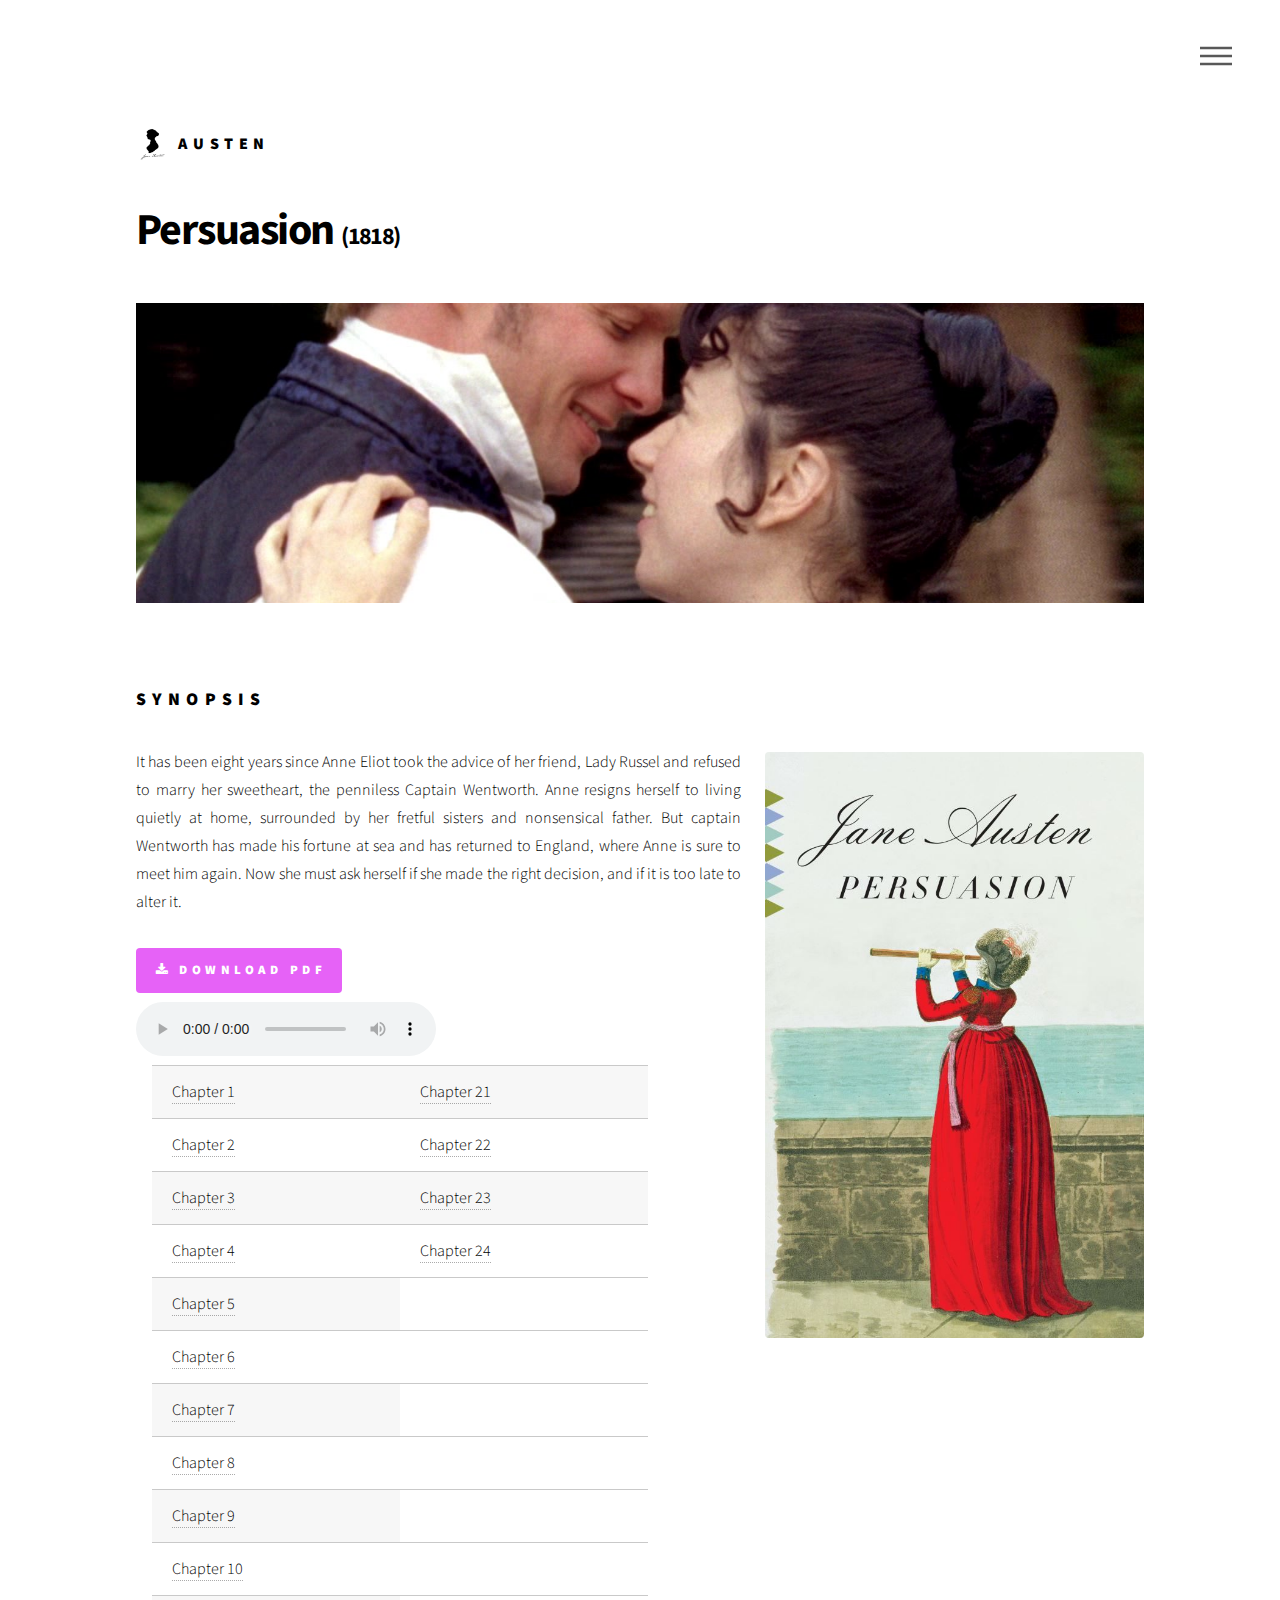
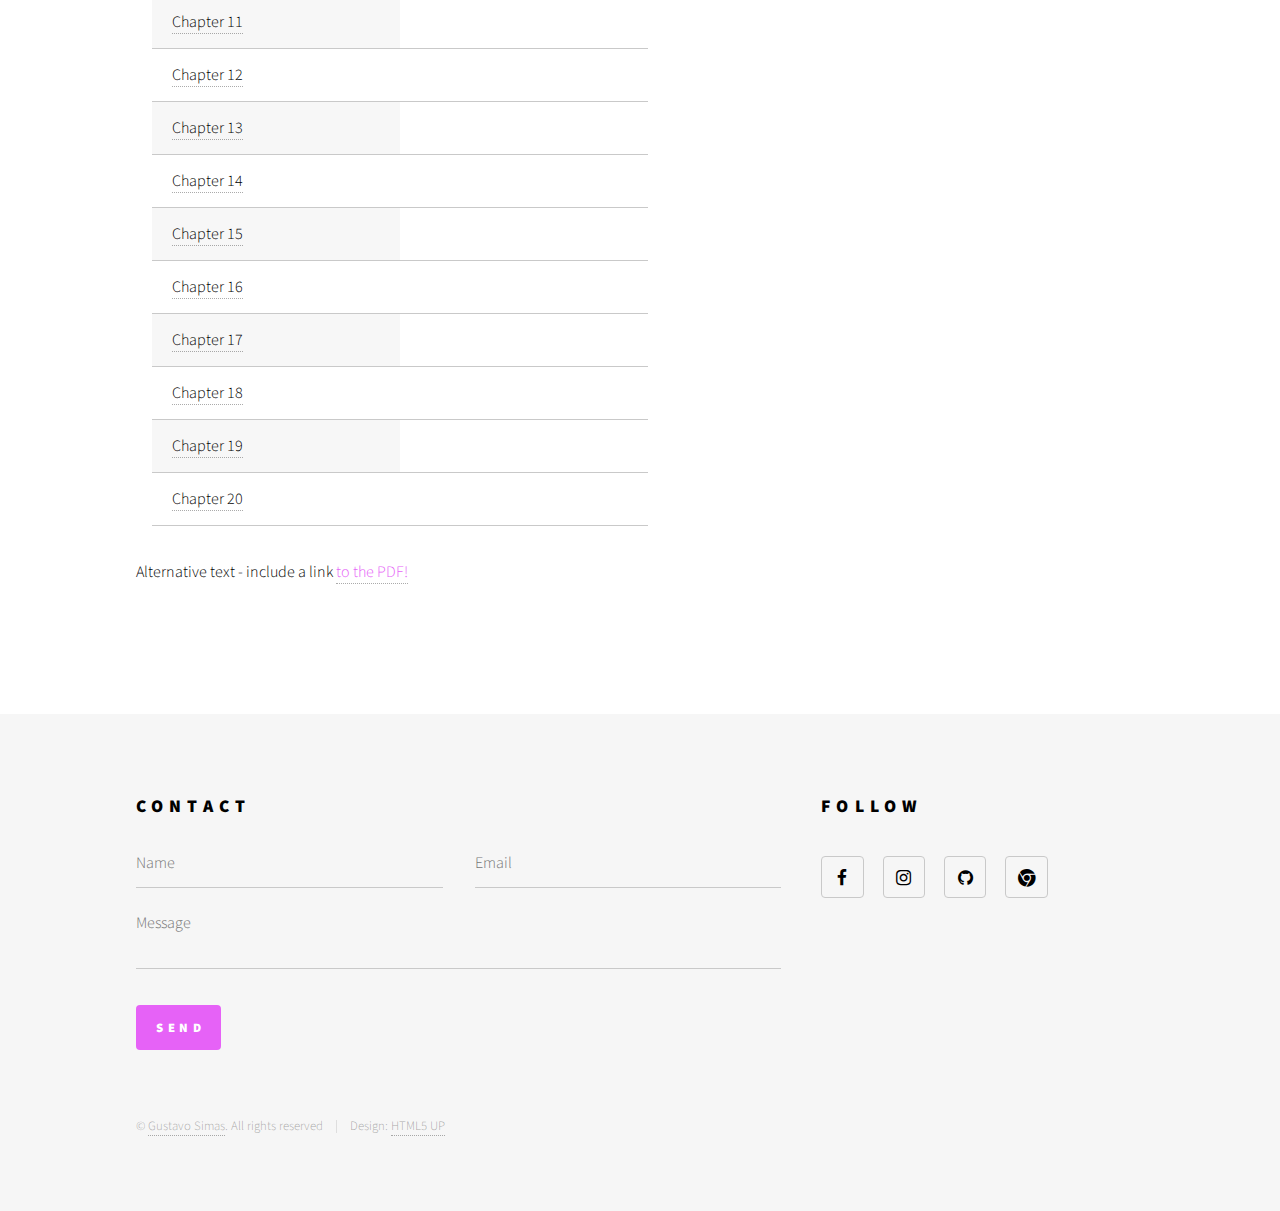
<file: Persuasion/persuasion.html>
<!DOCTYPE HTML>
<!--
	Phantom by HTML5 UP
	html5up.net | @ajlkn
	Free for personal and commercial use under the CCA 3.0 license (html5up.net/license)
-->
<html>
<head>
	<title>Austen</title>

	<link rel="shortcut icon" href="../images/favicon.ico">


	<meta charset="utf-8" />
	<meta name="viewport" content="width=device-width, initial-scale=1" />
	<!--[if lte IE 8]><script src="assets/js/ie/html5shiv.js"></script><![endif]-->
	<link rel="stylesheet" href="../assets/css/main.css" />
	<!--[if lte IE 9]><link rel="stylesheet" href="assets/css/ie9.css" /><![endif]-->
	<!--[if lte IE 8]><link rel="stylesheet" href="assets/css/ie8.css" /><![endif]-->

	<style>
	#playlist{
		list-style: none;
	}
	#playlist li a{
		color:black;
		text-decoration: none;
	}
	#playlist .current-song a{
		color:blue;
	}
</style>


</head>
<body>
	<!-- Wrapper -->
	<div id="wrapper">

		<!-- Header -->
		<header id="header">
			<div class="inner">

				<!-- Logo -->
				<a href="../index.html" class="logo">
					<span class="symbol"><img src="../images/austen.png" alt="" /></span><span class="title">Austen</span>
				</a>

				<!-- Nav -->
				<nav>
					<ul>
						<li><a href="#menu">Menu</a></li>
					</ul>
				</nav>

			</div>
		</header>

		<!-- Menu -->
		<nav id="menu">
			<h2>Menu</h2>
			<ul>
				<li><a href="../index.html">Home</a></li>
				<li><a href="../info.html">Info</a></li>
			</ul>
		</nav>

		<!-- Main -->
		<div id="main">
			<div class="inner">
				<h1>Persuasion <font size="5px"> (1818)</font></h1>

				<style>
				.parallax { 
					/* The image used */
					background-image: url("persuasionphoto.jpg");

					/* Set a specific height */
					height: 300px; 

					/* Create the parallax scrolling effect */
					background-attachment: fixed;
					background-position: center;
					background-repeat: no-repeat;
					background-size: cover;
				}
			</style>

			<!-- Container element -->
			<div class="parallax"></div>
			<br><br><br>

			<h2>Synopsis</h2>
			<p align="justify"><span class="image right"><a href="Persuasion.pdf" target="_blank"><img src="persuasion.jpg" alt="" /></a></span>It has been eight years since Anne Eliot took the advice of her friend, Lady Russel and refused to marry her sweetheart, the penniless Captain Wentworth. Anne resigns herself to living quietly at home, surrounded by her fretful sisters and nonsensical father. But captain Wentworth has made his fortune at sea and has returned to England, where Anne is sure to meet him again. Now she must ask herself if she made the right decision, and if it is too late to alter it.</p>


			<a href="Persuasion.pdf" target="_blank" class="button special icon fa-download">Download PDF</a>
			<br>
			<audio autostart="0" autoplay="false" type="audio/mpeg" src="" controls id="audioPlayer">
				Sorry, your browser doesn't support html5!
			</audio>
			<ul id="playlist">
				<li class="current-song"><a href=""></a></li>
				<table style="width:50%">

					<tr>
						<td><li><a href="http://www.archive.org/download/persuasion_1401_librivox/persuasion_01_austen_128kb.mp3">Chapter 1</a></li></td>
						<td><li><a href="http://www.archive.org/download/persuasion_1401_librivox/persuasion_21_austen_128kb.mp3">Chapter 21</a></li></td>
					</tr>
					<tr>
						<td><li><a href="http://www.archive.org/download/persuasion_1401_librivox/persuasion_02_austen_128kb.mp3">Chapter 2</a></li></td>
						<td><li><a href="http://www.archive.org/download/persuasion_1401_librivox/persuasion_22_austen_128kb.mp3">Chapter 22</a></li></td>
					</tr>
					<tr>
						<td><li><a href="http://www.archive.org/download/persuasion_1401_librivox/persuasion_03_austen_128kb.mp3">Chapter 3</a></li></td>
						<td><li><a href="http://www.archive.org/download/persuasion_1401_librivox/persuasion_23_austen_128kb.mp3">Chapter 23</a></li></td>
					</tr>
					<tr>
						<td><li><a href="http://www.archive.org/download/persuasion_1401_librivox/persuasion_04_austen_128kb.mp3">Chapter 4</a></li></td>
						<td><li><a href="http://www.archive.org/download/persuasion_1401_librivox/persuasion_24_austen_128kb.mp3">Chapter 24</a></li></td>
					</tr>
					<tr>
						<td><li><a href="http://www.archive.org/download/persuasion_1401_librivox/persuasion_05_austen_128kb.mp3">Chapter 5</a></li></td>
					</tr>
					<tr>
						<td><li><a href="http://www.archive.org/download/persuasion_1401_librivox/persuasion_06_austen_128kb.mp3">Chapter 6</a></li></td>
					</tr>
					<tr>
						<td><li><a href="http://www.archive.org/download/persuasion_1401_librivox/persuasion_07_austen_128kb.mp3">Chapter 7</a></li></td>
					</tr>
					<tr>
						<td><li><a href="http://www.archive.org/download/persuasion_1401_librivox/persuasion_08_austen_128kb.mp3">Chapter 8</a></li></td>
					</tr>
					<tr>
						<td><li><a href="http://www.archive.org/download/persuasion_1401_librivox/persuasion_09_austen_128kb.mp3">Chapter 9</a></li></td>
					</tr>
					<tr>
						<td><li><a href="http://www.archive.org/download/persuasion_1401_librivox/persuasion_10_austen_128kb.mp3">Chapter 10</a></li></td>
					</tr>
					<tr>
						<td><li><a href="http://www.archive.org/download/persuasion_1401_librivox/persuasion_11_austen_128kb.mp3">Chapter 11</a></li></td>
					</tr>
					<tr>
						<td><li><a href="http://www.archive.org/download/persuasion_1401_librivox/persuasion_12_austen_128kb.mp3">Chapter 12</a></li></td>
					</tr>
					<tr>
						<td><li><a href="http://www.archive.org/download/persuasion_1401_librivox/persuasion_13_austen_128kb.mp3">Chapter 13</a></li></td>
					</tr>
					<tr>
						<td><li><a href="http://www.archive.org/download/persuasion_1401_librivox/persuasion_14_austen_128kb.mp3">Chapter 14</a></li></td>
					</tr>
					<tr>
						<td><li><a href="http://www.archive.org/download/persuasion_1401_librivox/persuasion_15_austen_128kb.mp3">Chapter 15</a></li></td>
					</tr>
					<tr>
						<td><li><a href="http://www.archive.org/download/persuasion_1401_librivox/persuasion_16_austen_128kb.mp3">Chapter 16</a></li></td>
					</tr>
					<tr>
						<td><li><a href="http://www.archive.org/download/persuasion_1401_librivox/persuasion_17_austen_128kb.mp3">Chapter 17</a></li></td>
					</tr>
					<tr>
						<td><li><a href="http://www.archive.org/download/persuasion_1401_librivox/persuasion_18_austen_128kb.mp3">Chapter 18</a></li></td>
					</tr>
					<tr>
						<td><li><a href="http://www.archive.org/download/persuasion_1401_librivox/persuasion_19_austen_128kb.mp3">Chapter 19</a></li></td>
					</tr>
					<tr>
						<td><li><a href="http://www.archive.org/download/persuasion_1401_librivox/persuasion_20_austen_128kb.mp3">Chapter 20</a></li></td>
					</tr>


				</table>
			</ul>
			<script src="https://code.jquery.com/jquery-2.2.0.js"></script>
			<script src="../assets/audioPlayer.js"></script>
			<script>
				        // loads the audio player
				        audioPlayer();
				    </script>

				    <object data="Persuasion.pdf" type="application/pdf" width="100%" height="900px">
				    	<p>Alternative text - include a link <a href="Persuasion.pdf">to the PDF!</a></p>
				    </object>

				</div>
			</div>

			<!-- Footer -->
			<footer id="footer">
				<div class="inner">
					<section>
						<h2>Contact</h2>
						<form action="https://formspree.io/gustavosimassilva@gmail.com" method="POST">
							<div class="field half first">
								<input type="text" name="Name" id="name" placeholder="Name" />
							</div>
							<div class="field half">
								<input type="email" name="Email" id="email" name="_replyto" placeholder="Email" />
							</div>
							<div class="field">
								<textarea name="Message" id="message" placeholder="Message"></textarea>
							</div>
							<ul class="actions">
								<li><input type="submit" value="Send" class="special" /></li>
							</ul>
						</form>
					</section>
					<section>
						<h2>Follow</h2>
						<ul class="icons">
							<li><a href="http://facebook.com/simasgs" target="_blank" class="icon style2 fa-facebook"><span class="label">Facebook</span></a></li>
							<li><a href="https:/instagram.com/tudoemsimas" target="_blank" class="icon style2 fa-instagram"><span class="label">Instagram</span></a></li>
							<li><a href="https://github.com/GSimas" target="_blank" class="icon style2 fa-github"><span class="label">GitHub</span></a></li>
							<li><a href="http://www.gsimas.github.io/" target="_blank" class="icon style2 fa-chrome"><span class="label">Phone</span></a></li>
						</ul>
					</section>
					<ul class="copyright">
						<li>&copy; <a target="_blank" href="http://gsimas.github.io">Gustavo Simas</a>. All rights reserved</li><li>Design: <a href="http://html5up.net">HTML5 UP</a></li>
					</ul>
				</div>
			</footer>

		</div>

		<!-- Scripts -->
		<script src="../assets/js/jquery.min.js"></script>
		<script src="../assets/js/skel.min.js"></script>
		<script src="../assets/js/util.js"></script>
		<!--[if lte IE 8]><script src="assets/js/ie/respond.min.js"></script><![endif]-->
		<script src="../assets/js/main.js"></script>

	</body>
	</html>
</file>
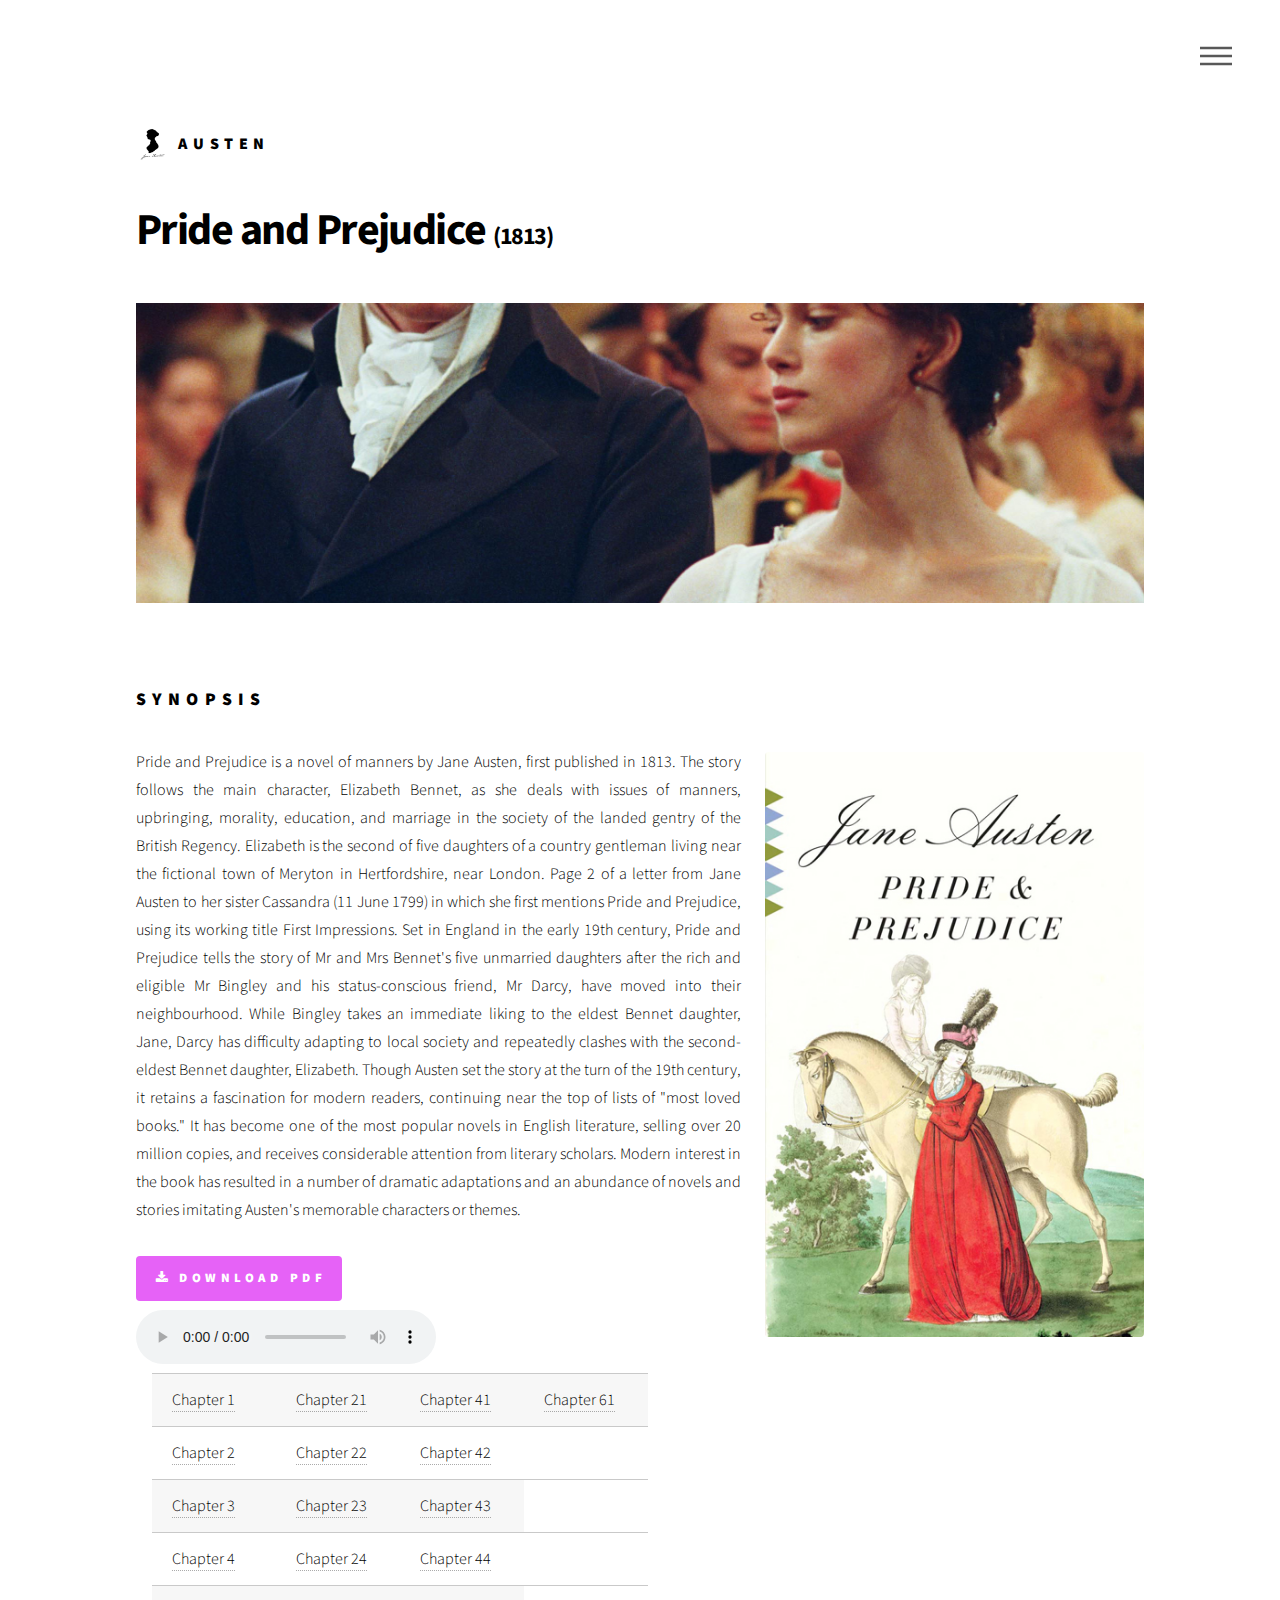
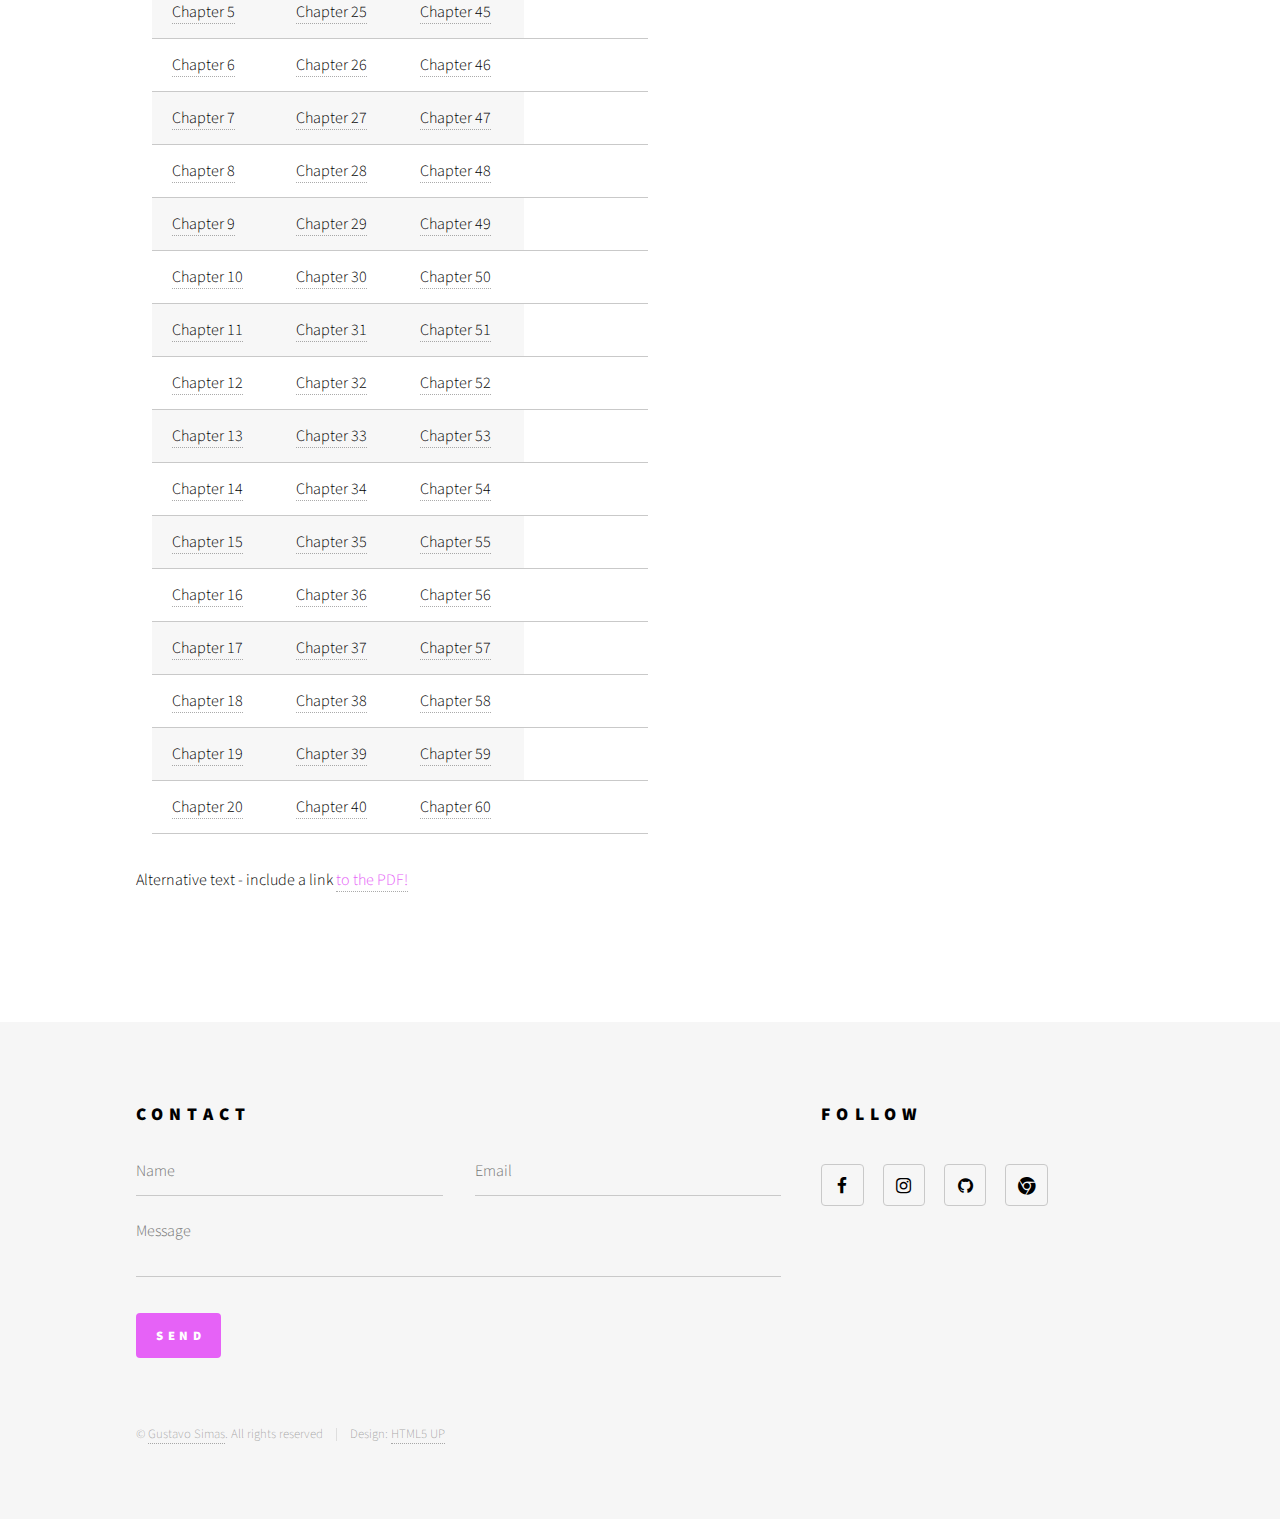
<file: Pride And Prejudice/prejudice.html>
<!DOCTYPE HTML>
<!--
	Phantom by HTML5 UP
	html5up.net | @ajlkn
	Free for personal and commercial use under the CCA 3.0 license (html5up.net/license)
-->
<html>
<head>
	<title>Austen</title>

	<link rel="shortcut icon" href="../images/favicon.ico">


	<meta charset="utf-8" />
	<meta name="viewport" content="width=device-width, initial-scale=1" />
	<!--[if lte IE 8]><script src="assets/js/ie/html5shiv.js"></script><![endif]-->
	<link rel="stylesheet" href="../assets/css/main.css" />
	<!--[if lte IE 9]><link rel="stylesheet" href="assets/css/ie9.css" /><![endif]-->
	<!--[if lte IE 8]><link rel="stylesheet" href="assets/css/ie8.css" /><![endif]-->

	<style>
	#playlist{
		list-style: none;
	}
	#playlist li a{
		color:black;
		text-decoration: none;
	}
	#playlist .current-song a{
		color:blue;
	}
</style>


</head>
<body>
	<!-- Wrapper -->
	<div id="wrapper">

		<!-- Header -->
		<header id="header">
			<div class="inner">

				<!-- Logo -->
				<a href="../index.html" class="logo">
					<span class="symbol"><img src="../images/austen.png" alt="" /></span><span class="title">Austen</span>
				</a>

				<!-- Nav -->
				<nav>
					<ul>
						<li><a href="#menu">Menu</a></li>
					</ul>
				</nav>

			</div>
		</header>

		<!-- Menu -->
		<nav id="menu">
			<h2>Menu</h2>
			<ul>
				<li><a href="../index.html">Home</a></li>
				<li><a href="../info.html">Info</a></li>
			</ul>
		</nav>

		<!-- Main -->
		<div id="main">
			<div class="inner">
				<h1>Pride and Prejudice <font size="5px"> (1813)</font></h1>

				<style>
				.parallax { 
					/* The image used */
					background-image: url("prejudicephoto.jpg");

					/* Set a specific height */
					height: 300px; 

					/* Create the parallax scrolling effect */
					background-attachment: fixed;
					background-position: center;
					background-repeat: no-repeat;
					background-size: cover;
				}
			</style>

			<!-- Container element -->
			<div class="parallax"></div>
			<br><br><br>

				<h2>Synopsis</h2>
				<p align="justify"><span class="image right"><a href="Pride and Prejudice.pdf" target="_blank"><img src="prejudice.jpg" alt="" /></a></span>Pride and Prejudice is a novel of manners by Jane Austen, first published in 1813. The story follows the main character, Elizabeth Bennet, as she deals with issues of manners, upbringing, morality, education, and marriage in the society of the landed gentry of the British Regency. Elizabeth is the second of five daughters of a country gentleman living near the fictional town of Meryton in Hertfordshire, near London. Page 2 of a letter from Jane Austen to her sister Cassandra (11 June 1799) in which she first mentions Pride and Prejudice, using its working title First Impressions. Set in England in the early 19th century, Pride and Prejudice tells the story of Mr and Mrs Bennet's five unmarried daughters after the rich and eligible Mr Bingley and his status-conscious friend, Mr Darcy, have moved into their neighbourhood. While Bingley takes an immediate liking to the eldest Bennet daughter, Jane, Darcy has difficulty adapting to local society and repeatedly clashes with the second-eldest Bennet daughter, Elizabeth. Though Austen set the story at the turn of the 19th century, it retains a fascination for modern readers, continuing near the top of lists of "most loved books." It has become one of the most popular novels in English literature, selling over 20 million copies, and receives considerable attention from literary scholars. Modern interest in the book has resulted in a number of dramatic adaptations and an abundance of novels and stories imitating Austen's memorable characters or themes.</p>


				<a href="Pride and Prejudice.pdf" target="_blank" class="button special icon fa-download">Download PDF</a>
				<br>
				<audio autostart="0" autoplay="false" type="audio/mpeg" src="" controls id="audioPlayer">
					Sorry, your browser doesn't support html5!
				</audio>
				<ul id="playlist">
					<li class="current-song"><a href=""></a></li>
					<table style="width:50%">

						<tr>
							<td><li><a href="http://www.archive.org/download/prideandprejudice_1107_librivox/prideandprejudice_01_austen.mp3">Chapter 1</a></li></td>
							<td><li><a href="http://www.archive.org/download/prideandprejudice_1107_librivox/prideandprejudice_21_austen.mp3">Chapter 21</a></li></td>
							<td><li><a href="http://www.archive.org/download/prideandprejudice_1107_librivox/prideandprejudice_41_austen.mp3">Chapter 41</a></li></td>
							<td><li><a href="http://www.archive.org/download/prideandprejudice_1107_librivox/prideandprejudice_61_austen.mp3">Chapter 61</a></li></td>
						</tr>
						<tr>
							<td><li><a href="http://www.archive.org/download/prideandprejudice_1107_librivox/prideandprejudice_02_austen.mp3">Chapter 2</a></li></td>
							<td><li><a href="http://www.archive.org/download/prideandprejudice_1107_librivox/prideandprejudice_22_austen.mp3">Chapter 22</a></li></td>
							<td><li><a href="http://www.archive.org/download/prideandprejudice_1107_librivox/prideandprejudice_42_austen.mp3">Chapter 42</a></li></td>
						</tr>
						<tr>
							<td><li><a href="http://www.archive.org/download/prideandprejudice_1107_librivox/prideandprejudice_03_austen.mp3">Chapter 3</a></li></td>
							<td><li><a href="http://www.archive.org/download/prideandprejudice_1107_librivox/prideandprejudice_23_austen.mp3">Chapter 23</a></li></td>
							<td><li><a href="http://www.archive.org/download/prideandprejudice_1107_librivox/prideandprejudice_43_austen.mp3">Chapter 43</a></li></td>
						</tr>
						<tr>
							<td><li><a href="http://www.archive.org/download/prideandprejudice_1107_librivox/prideandprejudice_04_austen.mp3">Chapter 4</a></li></td>
							<td><li><a href="http://www.archive.org/download/prideandprejudice_1107_librivox/prideandprejudice_24_austen.mp3">Chapter 24</a></li></td>
							<td><li><a href="http://www.archive.org/download/prideandprejudice_1107_librivox/prideandprejudice_44_austen.mp3">Chapter 44</a></li></td>
						</tr>
						<tr>
							<td><li><a href="http://www.archive.org/download/prideandprejudice_1107_librivox/prideandprejudice_05_austen.mp3">Chapter 5</a></li></td>
							<td><li><a href="http://www.archive.org/download/prideandprejudice_1107_librivox/prideandprejudice_25_austen.mp3">Chapter 25</a></li></td>
							<td><li><a href="http://www.archive.org/download/prideandprejudice_1107_librivox/prideandprejudice_45_austen.mp3">Chapter 45</a></li></td>
						</tr>
						<tr>
							<td><li><a href="http://www.archive.org/download/prideandprejudice_1107_librivox/prideandprejudice_06_austen.mp3">Chapter 6</a></li></td>
							<td><li><a href="http://www.archive.org/download/prideandprejudice_1107_librivox/prideandprejudice_26_austen.mp3">Chapter 26</a></li></td>
							<td><li><a href="http://www.archive.org/download/prideandprejudice_1107_librivox/prideandprejudice_46_austen.mp3">Chapter 46</a></li></td>
						</tr>
						<tr>
							<td><li><a href="http://www.archive.org/download/prideandprejudice_1107_librivox/prideandprejudice_07_austen.mp3">Chapter 7</a></li></td>
							<td><li><a href="http://www.archive.org/download/prideandprejudice_1107_librivox/prideandprejudice_27_austen.mp3">Chapter 27</a></li></td>
							<td><li><a href="http://www.archive.org/download/prideandprejudice_1107_librivox/prideandprejudice_47_austen.mp3">Chapter 47</a></li></td>
						</tr>
						<tr>
							<td><li><a href="http://www.archive.org/download/prideandprejudice_1107_librivox/prideandprejudice_08_austen.mp3">Chapter 8</a></li></td>
							<td><li><a href="http://www.archive.org/download/prideandprejudice_1107_librivox/prideandprejudice_28_austen.mp3">Chapter 28</a></li></td>
							<td><li><a href="http://www.archive.org/download/prideandprejudice_1107_librivox/prideandprejudice_48_austen.mp3">Chapter 48</a></li></td>
						</tr>
						<tr>
							<td><li><a href="http://www.archive.org/download/prideandprejudice_1107_librivox/prideandprejudice_09_austen.mp3">Chapter 9</a></li></td>
							<td><li><a href="http://www.archive.org/download/prideandprejudice_1107_librivox/prideandprejudice_29_austen.mp3">Chapter 29</a></li></td>
							<td><li><a href="http://www.archive.org/download/prideandprejudice_1107_librivox/prideandprejudice_49_austen.mp3">Chapter 49</a></li></td>
						</tr>
						<tr>
							<td><li><a href="http://www.archive.org/download/prideandprejudice_1107_librivox/prideandprejudice_10_austen.mp3">Chapter 10</a></li></td>
							<td><li><a href="http://www.archive.org/download/prideandprejudice_1107_librivox/prideandprejudice_30_austen.mp3">Chapter 30</a></li></td>
							<td><li><a href="http://www.archive.org/download/prideandprejudice_1107_librivox/prideandprejudice_50_austen.mp3">Chapter 50</a></li></td>
						</tr>
						<tr>
							<td><li><a href="http://www.archive.org/download/prideandprejudice_1107_librivox/prideandprejudice_11_austen.mp3">Chapter 11</a></li></td>
							<td><li><a href="http://www.archive.org/download/prideandprejudice_1107_librivox/prideandprejudice_31_austen.mp3">Chapter 31</a></li></td>
							<td><li><a href="http://www.archive.org/download/prideandprejudice_1107_librivox/prideandprejudice_51_austen.mp3">Chapter 51</a></li></td>
						</tr>
						<tr>
							<td><li><a href="http://www.archive.org/download/prideandprejudice_1107_librivox/prideandprejudice_12_austen.mp3">Chapter 12</a></li></td>
							<td><li><a href="http://www.archive.org/download/prideandprejudice_1107_librivox/prideandprejudice_32_austen.mp3">Chapter 32</a></li></td>
							<td><li><a href="http://www.archive.org/download/prideandprejudice_1107_librivox/prideandprejudice_52_austen.mp3">Chapter 52</a></li></td>
						</tr>
						<tr>
							<td><li><a href="http://www.archive.org/download/prideandprejudice_1107_librivox/prideandprejudice_13_austen.mp3">Chapter 13</a></li></td>
							<td><li><a href="http://www.archive.org/download/prideandprejudice_1107_librivox/prideandprejudice_33_austen.mp3">Chapter 33</a></li></td>
							<td><li><a href="http://www.archive.org/download/prideandprejudice_1107_librivox/prideandprejudice_53_austen.mp3">Chapter 53</a></li></td>
						</tr>
						<tr>
							<td><li><a href="http://www.archive.org/download/prideandprejudice_1107_librivox/prideandprejudice_14_austen.mp3">Chapter 14</a></li></td>
							<td><li><a href="http://www.archive.org/download/prideandprejudice_1107_librivox/prideandprejudice_34_austen.mp3">Chapter 34</a></li></td>
							<td><li><a href="http://www.archive.org/download/prideandprejudice_1107_librivox/prideandprejudice_54_austen.mp3">Chapter 54</a></li></td>
						</tr>
						<tr>
							<td><li><a href="http://www.archive.org/download/prideandprejudice_1107_librivox/prideandprejudice_15_austen.mp3">Chapter 15</a></li></td>
							<td><li><a href="http://www.archive.org/download/prideandprejudice_1107_librivox/prideandprejudice_35_austen.mp3">Chapter 35</a></li></td>
							<td><li><a href="http://www.archive.org/download/prideandprejudice_1107_librivox/prideandprejudice_55_austen.mp3">Chapter 55</a></li></td>
						</tr>
						<tr>
							<td><li><a href="http://www.archive.org/download/prideandprejudice_1107_librivox/prideandprejudice_16_austen.mp3">Chapter 16</a></li></td>
							<td><li><a href="http://www.archive.org/download/prideandprejudice_1107_librivox/prideandprejudice_36_austen.mp3">Chapter 36</a></li></td>
							<td><li><a href="http://www.archive.org/download/prideandprejudice_1107_librivox/prideandprejudice_56_austen.mp3">Chapter 56</a></li></td>
						</tr>
						<tr>
							<td><li><a href="http://www.archive.org/download/prideandprejudice_1107_librivox/prideandprejudice_17_austen.mp3">Chapter 17</a></li></td>
							<td><li><a href="http://www.archive.org/download/prideandprejudice_1107_librivox/prideandprejudice_37_austen.mp3">Chapter 37</a></li></td>
							<td><li><a href="http://www.archive.org/download/prideandprejudice_1107_librivox/prideandprejudice_57_austen.mp3">Chapter 57</a></li></td>
						</tr>
						<tr>
							<td><li><a href="http://www.archive.org/download/prideandprejudice_1107_librivox/prideandprejudice_18_austen.mp3">Chapter 18</a></li></td>
							<td><li><a href="http://www.archive.org/download/prideandprejudice_1107_librivox/prideandprejudice_38_austen.mp3">Chapter 38</a></li></td>
							<td><li><a href="http://www.archive.org/download/prideandprejudice_1107_librivox/prideandprejudice_58_austen.mp3">Chapter 58</a></li></td>
						</tr>
						<tr>
							<td><li><a href="http://www.archive.org/download/prideandprejudice_1107_librivox/prideandprejudice_19_austen.mp3">Chapter 19</a></li></td>
							<td><li><a href="http://www.archive.org/download/prideandprejudice_1107_librivox/prideandprejudice_39_austen.mp3">Chapter 39</a></li></td>
							<td><li><a href="http://www.archive.org/download/prideandprejudice_1107_librivox/prideandprejudice_59_austen.mp3">Chapter 59</a></li></td>
						</tr>
						<tr>
							<td><li><a href="http://www.archive.org/download/prideandprejudice_1107_librivox/prideandprejudice_20_austen.mp3">Chapter 20</a></li></td>
							<td><li><a href="http://www.archive.org/download/prideandprejudice_1107_librivox/prideandprejudice_40_austen.mp3">Chapter 40</a></li></td>
							<td><li><a href="http://www.archive.org/download/prideandprejudice_1107_librivox/prideandprejudice_60_austen.mp3">Chapter 60</a></li></td>
						</tr>

						
					</table>
				</ul>
				<script src="https://code.jquery.com/jquery-2.2.0.js"></script>
				<script src="../assets/audioPlayer.js"></script>
				<script>
				        // loads the audio player
				        audioPlayer();
				    </script>

				    <object data="Pride and Prejudice.pdf" type="application/pdf" width="100%" height="900px">
				    	<p>Alternative text - include a link <a href="Pride and Prejudice.pdf">to the PDF!</a></p>
				    </object>

				</div>
			</div>

			<!-- Footer -->
			<footer id="footer">
				<div class="inner">
					<section>
						<h2>Contact</h2>
						<form action="https://formspree.io/gustavosimassilva@gmail.com" method="POST">
							<div class="field half first">
								<input type="text" name="Name" id="name" placeholder="Name" />
							</div>
							<div class="field half">
								<input type="email" name="Email" id="email" name="_replyto" placeholder="Email" />
							</div>
							<div class="field">
								<textarea name="Message" id="message" placeholder="Message"></textarea>
							</div>
							<ul class="actions">
								<li><input type="submit" value="Send" class="special" /></li>
							</ul>
						</form>
					</section>
					<section>
						<h2>Follow</h2>
						<ul class="icons">
							<li><a href="http://facebook.com/simasgs" target="_blank" class="icon style2 fa-facebook"><span class="label">Facebook</span></a></li>
							<li><a href="https:/instagram.com/tudoemsimas" target="_blank" class="icon style2 fa-instagram"><span class="label">Instagram</span></a></li>
							<li><a href="https://github.com/GSimas" target="_blank" class="icon style2 fa-github"><span class="label">GitHub</span></a></li>
							<li><a href="http://www.gsimas.github.io/" target="_blank" class="icon style2 fa-chrome"><span class="label">Phone</span></a></li>
						</ul>
					</section>
					<ul class="copyright">
						<li>&copy; <a target="_blank" href="http://gsimas.github.io">Gustavo Simas</a>. All rights reserved</li><li>Design: <a href="http://html5up.net">HTML5 UP</a></li>
					</ul>
				</div>
			</footer>

		</div>

		<!-- Scripts -->
		<script src="../assets/js/jquery.min.js"></script>
		<script src="../assets/js/skel.min.js"></script>
		<script src="../assets/js/util.js"></script>
		<!--[if lte IE 8]><script src="assets/js/ie/respond.min.js"></script><![endif]-->
		<script src="../assets/js/main.js"></script>

	</body>
	</html>
</file>
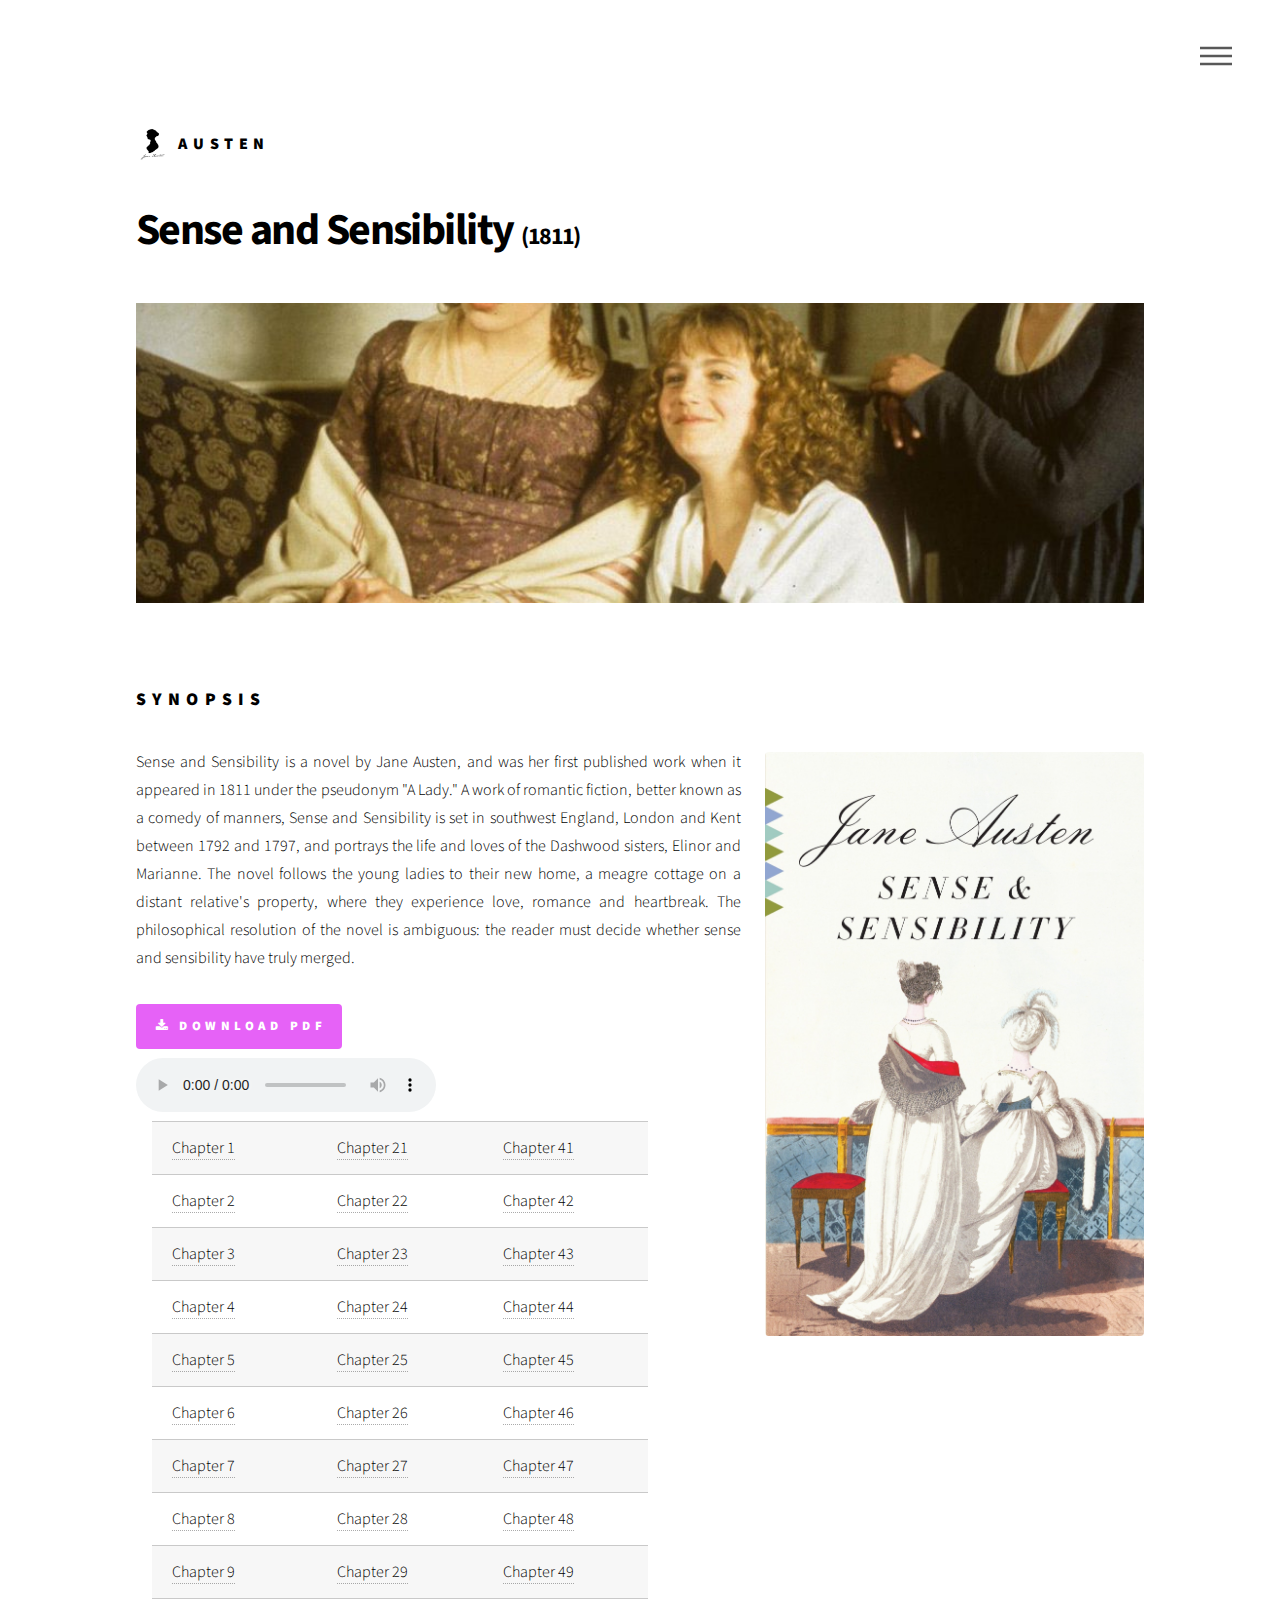
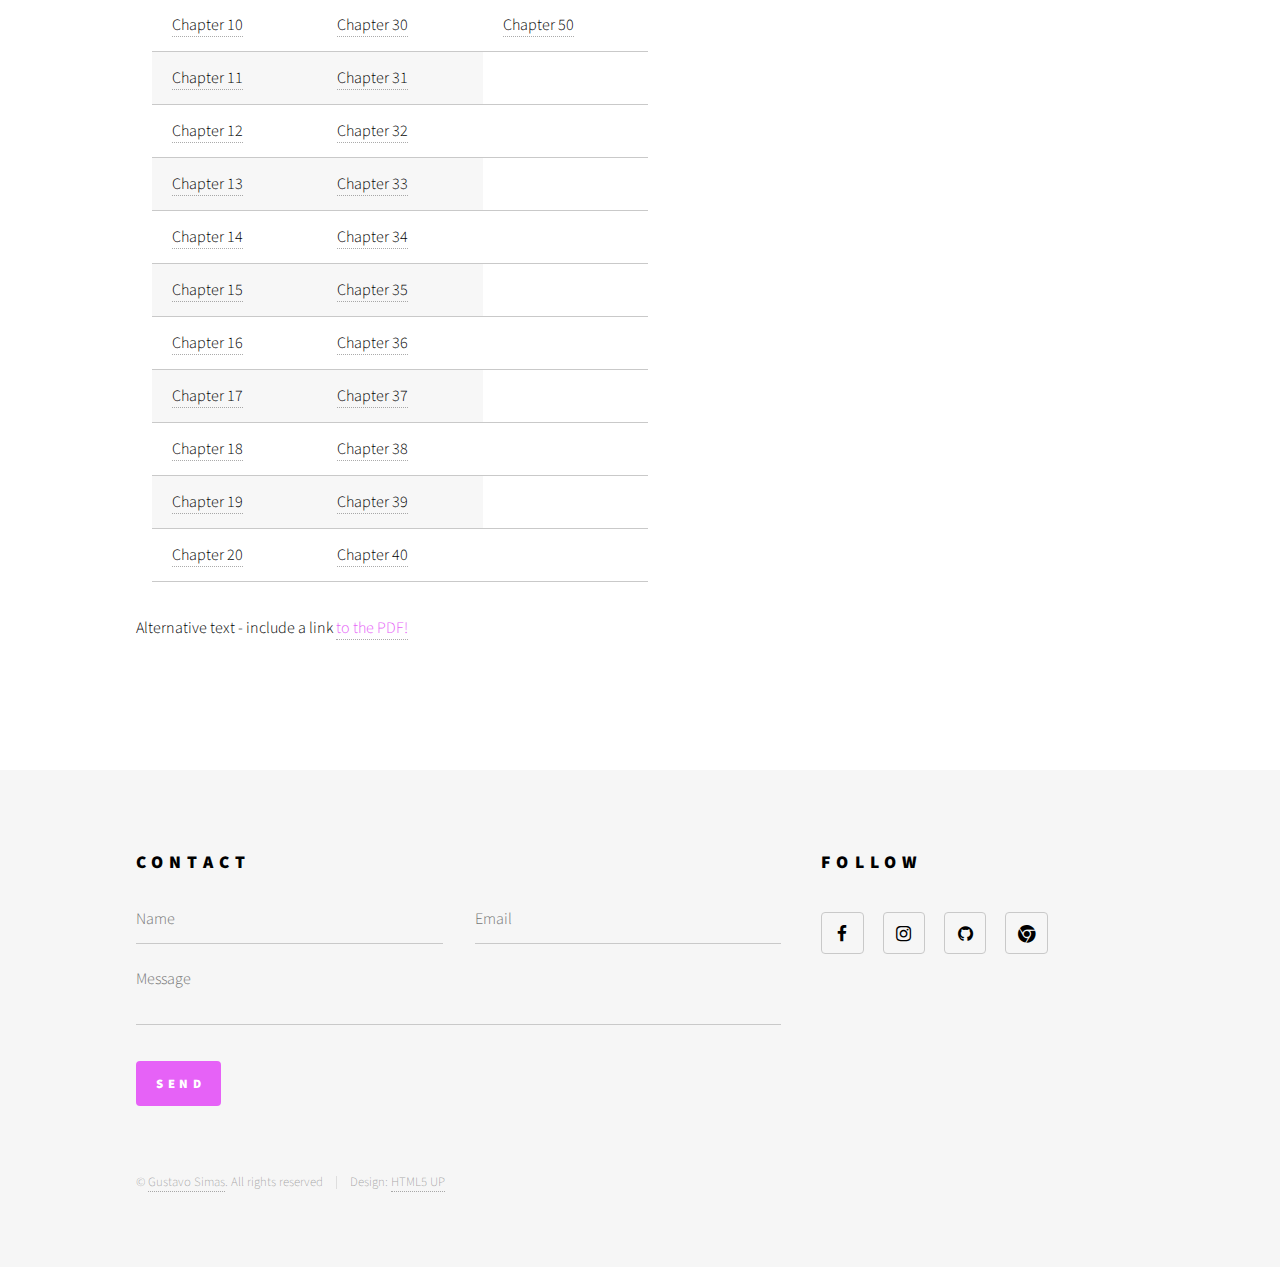
<file: Sense And Sensibility/sensibility.html>
<!DOCTYPE HTML>
<!--
	Phantom by HTML5 UP
	html5up.net | @ajlkn
	Free for personal and commercial use under the CCA 3.0 license (html5up.net/license)
-->
<html>
<head>
	<title>Austen</title>

	<link rel="shortcut icon" href="../images/favicon.ico">


	<meta charset="utf-8" />
	<meta name="viewport" content="width=device-width, initial-scale=1" />
	<!--[if lte IE 8]><script src="assets/js/ie/html5shiv.js"></script><![endif]-->
	<link rel="stylesheet" href="../assets/css/main.css" />
	<!--[if lte IE 9]><link rel="stylesheet" href="assets/css/ie9.css" /><![endif]-->
	<!--[if lte IE 8]><link rel="stylesheet" href="assets/css/ie8.css" /><![endif]-->

	<style>
	#playlist{
		list-style: none;
	}
	#playlist li a{
		color:black;
		text-decoration: none;
	}
	#playlist .current-song a{
		color:blue;
	}
</style>


</head>
<body>
	<!-- Wrapper -->
	<div id="wrapper">

		<!-- Header -->
		<header id="header">
			<div class="inner">

				<!-- Logo -->
				<a href="../index.html" class="logo">
					<span class="symbol"><img src="../images/austen.png" alt="" /></span><span class="title">Austen</span>
				</a>

				<!-- Nav -->
				<nav>
					<ul>
						<li><a href="#menu">Menu</a></li>
					</ul>
				</nav>

			</div>
		</header>

		<!-- Menu -->
		<nav id="menu">
			<h2>Menu</h2>
			<ul>
				<li><a href="../index.html">Home</a></li>
				<li><a href="../info.html">Info</a></li>
			</ul>
		</nav>

		<!-- Main -->
		<div id="main">
			<div class="inner">
				<h1>Sense and Sensibility <font size="5px"> (1811)</font></h1>

				<style>
				.parallax { 
					/* The image used */
					background-image: url("sensibilityphoto.jpg");

					/* Set a specific height */
					height: 300px; 

					/* Create the parallax scrolling effect */
					background-attachment: fixed;
					background-position: center;
					background-repeat: no-repeat;
					background-size: cover;
				}
			</style>

			<!-- Container element -->
			<div class="parallax"></div>
			<br><br><br>

				<h2>Synopsis</h2>
				<p align="justify"><span class="image right"><a href="Sense and Sensibility.pdf" target="_blank"><img src="sensibility.jpg" alt="" /></a></span>Sense and Sensibility is a novel by Jane Austen, and was her first published work when it appeared in 1811 under the pseudonym "A Lady." A work of romantic fiction, better known as a comedy of manners, Sense and Sensibility is set in southwest England, London and Kent between 1792 and 1797, and portrays the life and loves of the Dashwood sisters, Elinor and Marianne. The novel follows the young ladies to their new home, a meagre cottage on a distant relative's property, where they experience love, romance and heartbreak. The philosophical resolution of the novel is ambiguous: the reader must decide whether sense and sensibility have truly merged.</p>


				<a href="Sense and Sensibility.pdf" target="_blank" class="button special icon fa-download">Download PDF</a>
				<br>
				<audio autostart="0" autoplay="false" type="audio/mpeg" src="" controls id="audioPlayer">
					Sorry, your browser doesn't support html5!
				</audio>
				<ul id="playlist">
					<li class="current-song"><a href=""></a></li>
					<table style="width:50%">

						<tr>
							<td><li><a href="http://www.archive.org/download/sense_sensibility_1207_librivox/senseandsensibility_01_austen.mp3">Chapter 1</a></li></td>
							<td><li><a href="http://www.archive.org/download/sense_sensibility_1207_librivox/senseandsensibility_21_austen.mp3">Chapter 21</a></li></td>
							<td><li><a href="http://www.archive.org/download/sense_sensibility_1207_librivox/senseandsensibility_41_austen.mp3">Chapter 41</a></li></td>
						</tr>
						<tr>
							<td><li><a href="http://www.archive.org/download/sense_sensibility_1207_librivox/senseandsensibility_02_austen.mp3">Chapter 2</a></li></td>
							<td><li><a href="http://www.archive.org/download/sense_sensibility_1207_librivox/senseandsensibility_22_austen.mp3">Chapter 22</a></li></td>
							<td><li><a href="http://www.archive.org/download/sense_sensibility_1207_librivox/senseandsensibility_42_austen.mp3">Chapter 42</a></li></td>
						</tr>
						<tr>
							<td><li><a href="http://www.archive.org/download/sense_sensibility_1207_librivox/senseandsensibility_03_austen.mp3">Chapter 3</a></li></td>
							<td><li><a href="http://www.archive.org/download/sense_sensibility_1207_librivox/senseandsensibility_23_austen.mp3">Chapter 23</a></li></td>
							<td><li><a href="http://www.archive.org/download/sense_sensibility_1207_librivox/senseandsensibility_43_austen.mp3">Chapter 43</a></li></td>
						</tr>
						<tr>
							<td><li><a href="http://www.archive.org/download/sense_sensibility_1207_librivox/senseandsensibility_04_austen.mp3">Chapter 4</a></li></td>
							<td><li><a href="http://www.archive.org/download/sense_sensibility_1207_librivox/senseandsensibility_24_austen.mp3">Chapter 24</a></li></td>
							<td><li><a href="http://www.archive.org/download/sense_sensibility_1207_librivox/senseandsensibility_44_austen.mp3">Chapter 44</a></li></td>
						</tr>
						<tr>
							<td><li><a href="http://www.archive.org/download/sense_sensibility_1207_librivox/senseandsensibility_05_austen.mp3">Chapter 5</a></li></td>
							<td><li><a href="http://www.archive.org/download/sense_sensibility_1207_librivox/senseandsensibility_25_austen.mp3">Chapter 25</a></li></td>
							<td><li><a href="http://www.archive.org/download/sense_sensibility_1207_librivox/senseandsensibility_45_austen.mp3">Chapter 45</a></li></td>
						</tr>
						<tr>
							<td><li><a href="http://www.archive.org/download/sense_sensibility_1207_librivox/senseandsensibility_06_austen.mp3">Chapter 6</a></li></td>
							<td><li><a href="http://www.archive.org/download/sense_sensibility_1207_librivox/senseandsensibility_26_austen.mp3">Chapter 26</a></li></td>
							<td><li><a href="http://www.archive.org/download/sense_sensibility_1207_librivox/senseandsensibility_46_austen.mp3">Chapter 46</a></li></td>
						</tr>
						<tr>
							<td><li><a href="http://www.archive.org/download/sense_sensibility_1207_librivox/senseandsensibility_07_austen.mp3">Chapter 7</a></li></td>
							<td><li><a href="http://www.archive.org/download/sense_sensibility_1207_librivox/senseandsensibility_27_austen.mp3">Chapter 27</a></li></td>
							<td><li><a href="http://www.archive.org/download/sense_sensibility_1207_librivox/senseandsensibility_47_austen.mp3">Chapter 47</a></li></td>
						</tr>
						<tr>
							<td><li><a href="http://www.archive.org/download/sense_sensibility_1207_librivox/senseandsensibility_08_austen.mp3">Chapter 8</a></li></td>
							<td><li><a href="http://www.archive.org/download/sense_sensibility_1207_librivox/senseandsensibility_28_austen.mp3">Chapter 28</a></li></td>
							<td><li><a href="http://www.archive.org/download/sense_sensibility_1207_librivox/senseandsensibility_48_austen.mp3">Chapter 48</a></li></td>
						</tr>
						<tr>
							<td><li><a href="http://www.archive.org/download/sense_sensibility_1207_librivox/senseandsensibility_09_austen.mp3">Chapter 9</a></li></td>
							<td><li><a href="http://www.archive.org/download/sense_sensibility_1207_librivox/senseandsensibility_29_austen.mp3">Chapter 29</a></li></td>
							<td><li><a href="http://www.archive.org/download/sense_sensibility_1207_librivox/senseandsensibility_49_austen.mp3">Chapter 49</a></li></td>
						</tr>
						<tr>
							<td><li><a href="http://www.archive.org/download/sense_sensibility_1207_librivox/senseandsensibility_10_austen.mp3">Chapter 10</a></li></td>
							<td><li><a href="http://www.archive.org/download/sense_sensibility_1207_librivox/senseandsensibility_30_austen.mp3">Chapter 30</a></li></td>
							<td><li><a href="https://ia600504.us.archive.org/29/items/sense_sensibility_1207_librivox/senseandsensibility_50_austen_64kb.mp3">Chapter 50</a></li></td>
						</tr>
						<tr>
							<td><li><a href="http://www.archive.org/download/sense_sensibility_1207_librivox/senseandsensibility_11_austen.mp3">Chapter 11</a></li></td>
							<td><li><a href="http://www.archive.org/download/sense_sensibility_1207_librivox/senseandsensibility_31_austen.mp3">Chapter 31</a></li></td>
						</tr>
						<tr>
							<td><li><a href="http://www.archive.org/download/sense_sensibility_1207_librivox/senseandsensibility_12_austen.mp3">Chapter 12</a></li></td>
							<td><li><a href="http://www.archive.org/download/sense_sensibility_1207_librivox/senseandsensibility_32_austen.mp3">Chapter 32</a></li></td>
						</tr>
						<tr>
							<td><li><a href="http://www.archive.org/download/sense_sensibility_1207_librivox/senseandsensibility_13_austen.mp3">Chapter 13</a></li></td>
							<td><li><a href="http://www.archive.org/download/sense_sensibility_1207_librivox/senseandsensibility_33_austen.mp3">Chapter 33</a></li></td>
						</tr>
						<tr>
							<td><li><a href="http://www.archive.org/download/sense_sensibility_1207_librivox/senseandsensibility_14_austen.mp3">Chapter 14</a></li></td>
							<td><li><a href="http://www.archive.org/download/sense_sensibility_1207_librivox/senseandsensibility_34_austen.mp3">Chapter 34</a></li></td>
						</tr>
						<tr>
							<td><li><a href="http://www.archive.org/download/sense_sensibility_1207_librivox/senseandsensibility_15_austen.mp3">Chapter 15</a></li></td>
							<td><li><a href="http://www.archive.org/download/sense_sensibility_1207_librivox/senseandsensibility_35_austen.mp3">Chapter 35</a></li></td>
						</tr>
						<tr>
							<td><li><a href="http://www.archive.org/download/sense_sensibility_1207_librivox/senseandsensibility_16_austen.mp3">Chapter 16</a></li></td>
							<td><li><a href="http://www.archive.org/download/sense_sensibility_1207_librivox/senseandsensibility_36_austen.mp3">Chapter 36</a></li></td>
						</tr>
						<tr>
							<td><li><a href="http://www.archive.org/download/sense_sensibility_1207_librivox/senseandsensibility_17_austen.mp3">Chapter 17</a></li></td>
							<td><li><a href="http://www.archive.org/download/sense_sensibility_1207_librivox/senseandsensibility_37_austen.mp3">Chapter 37</a></li></td>
						</tr>
						<tr>
							<td><li><a href="http://www.archive.org/download/sense_sensibility_1207_librivox/senseandsensibility_18_austen.mp3">Chapter 18</a></li></td>
							<td><li><a href="http://www.archive.org/download/sense_sensibility_1207_librivox/senseandsensibility_38_austen.mp3">Chapter 38</a></li></td>
						</tr>
						<tr>
							<td><li><a href="http://www.archive.org/download/sense_sensibility_1207_librivox/senseandsensibility_19_austen.mp3">Chapter 19</a></li></td>
							<td><li><a href="http://www.archive.org/download/sense_sensibility_1207_librivox/senseandsensibility_39_austen.mp3">Chapter 39</a></li></td>
						</tr>
						<tr>
							<td><li><a href="http://www.archive.org/download/sense_sensibility_1207_librivox/senseandsensibility_20_austen.mp3">Chapter 20</a></li></td>
							<td><li><a href="http://www.archive.org/download/sense_sensibility_1207_librivox/senseandsensibility_40_austen.mp3">Chapter 40</a></li></td>
						</tr>

						
					</table>
				</ul>
				<script src="https://code.jquery.com/jquery-2.2.0.js"></script>
				<script src="../assets/audioPlayer.js"></script>
				<script>
				        // loads the audio player
				        audioPlayer();
				    </script>

				    <object data="Sense and Sensibility.pdf" type="application/pdf" width="100%" height="900px">
				    	<p>Alternative text - include a link <a href="Sense and Sensibility.pdf">to the PDF!</a></p>
				    </object>

				</div>
			</div>

			<!-- Footer -->
			<footer id="footer">
				<div class="inner">
					<section>
						<h2>Contact</h2>
						<form action="https://formspree.io/gustavosimassilva@gmail.com" method="POST">
							<div class="field half first">
								<input type="text" name="Name" id="name" placeholder="Name" />
							</div>
							<div class="field half">
								<input type="email" name="Email" id="email" name="_replyto" placeholder="Email" />
							</div>
							<div class="field">
								<textarea name="Message" id="message" placeholder="Message"></textarea>
							</div>
							<ul class="actions">
								<li><input type="submit" value="Send" class="special" /></li>
							</ul>
						</form>
					</section>
					<section>
						<h2>Follow</h2>
						<ul class="icons">
							<li><a href="http://facebook.com/simasgs" target="_blank" class="icon style2 fa-facebook"><span class="label">Facebook</span></a></li>
							<li><a href="https:/instagram.com/tudoemsimas" target="_blank" class="icon style2 fa-instagram"><span class="label">Instagram</span></a></li>
							<li><a href="https://github.com/GSimas" target="_blank" class="icon style2 fa-github"><span class="label">GitHub</span></a></li>
							<li><a href="http://www.gsimas.github.io/" target="_blank" class="icon style2 fa-chrome"><span class="label">Phone</span></a></li>
						</ul>
					</section>
					<ul class="copyright">
						<li>&copy; <a target="_blank" href="http://gsimas.github.io">Gustavo Simas</a>. All rights reserved</li><li>Design: <a href="http://html5up.net">HTML5 UP</a></li>
					</ul>
				</div>
			</footer>

		</div>

		<!-- Scripts -->
		<script src="../assets/js/jquery.min.js"></script>
		<script src="../assets/js/skel.min.js"></script>
		<script src="../assets/js/util.js"></script>
		<!--[if lte IE 8]><script src="assets/js/ie/respond.min.js"></script><![endif]-->
		<script src="../assets/js/main.js"></script>

	</body>
	</html>
</file>
<file: assets/css/main.css>
@import url(font-awesome.min.css);
@import url("https://fonts.googleapis.com/css?family=Source+Sans+Pro:300,700,900");

/*
	Phantom by HTML5 UP
	html5up.net | @ajlkn
	Free for personal and commercial use under the CCA 3.0 license (html5up.net/license)
*/

/* Reset */

	html, body, div, span, applet, object, iframe, h1, h2, h3, h4, h5, h6, p, blockquote, pre, a, abbr, acronym, address, big, cite, code, del, dfn, em, img, ins, kbd, q, s, samp, small, strike, strong, sub, sup, tt, var, b, u, i, center, dl, dt, dd, ol, ul, li, fieldset, form, label, legend, table, caption, tbody, tfoot, thead, tr, th, td, article, aside, canvas, details, embed, figure, figcaption, footer, header, hgroup, menu, nav, output, ruby, section, summary, time, mark, audio, video {
		margin: 0;
		padding: 0;
		border: 0;
		font-size: 100%;
		font: inherit;
		vertical-align: baseline;
	}

	article, aside, details, figcaption, figure, footer, header, hgroup, menu, nav, section {
		display: block;
	}

	body {
		line-height: 1;
	}

	ol, ul {
		list-style: none;
	}

	blockquote, q {
		quotes: none;
	}

	blockquote:before, blockquote:after, q:before, q:after {
		content: '';
		content: none;
	}

	table {
		border-collapse: collapse;
		border-spacing: 0;
	}

	body {
		-webkit-text-size-adjust: none;
	}

/* Box Model */

	*, *:before, *:after {
		-moz-box-sizing: border-box;
		-webkit-box-sizing: border-box;
		box-sizing: border-box;
	}

/* Grid */

	.row {
		border-bottom: solid 1px transparent;
		-moz-box-sizing: border-box;
		-webkit-box-sizing: border-box;
		box-sizing: border-box;
	}

	.row > * {
		float: left;
		-moz-box-sizing: border-box;
		-webkit-box-sizing: border-box;
		box-sizing: border-box;
	}

	.row:after, .row:before {
		content: '';
		display: block;
		clear: both;
		height: 0;
	}

	.row.uniform > * > :first-child {
		margin-top: 0;
	}

	.row.uniform > * > :last-child {
		margin-bottom: 0;
	}

	.row.\30 \25 > * {
		padding: 0 0 0 0em;
	}

	.row.\30 \25 {
		margin: 0 0 -1px 0em;
	}

	.row.uniform.\30 \25 > * {
		padding: 0em 0 0 0em;
	}

	.row.uniform.\30 \25 {
		margin: 0em 0 -1px 0em;
	}

	.row > * {
		padding: 0 0 0 2em;
	}

	.row {
		margin: 0 0 -1px -2em;
	}

	.row.uniform > * {
		padding: 2em 0 0 2em;
	}

	.row.uniform {
		margin: -2em 0 -1px -2em;
	}

	.row.\32 00\25 > * {
		padding: 0 0 0 4em;
	}

	.row.\32 00\25 {
		margin: 0 0 -1px -4em;
	}

	.row.uniform.\32 00\25 > * {
		padding: 4em 0 0 4em;
	}

	.row.uniform.\32 00\25 {
		margin: -4em 0 -1px -4em;
	}

	.row.\31 50\25 > * {
		padding: 0 0 0 3em;
	}

	.row.\31 50\25 {
		margin: 0 0 -1px -3em;
	}

	.row.uniform.\31 50\25 > * {
		padding: 3em 0 0 3em;
	}

	.row.uniform.\31 50\25 {
		margin: -3em 0 -1px -3em;
	}

	.row.\35 0\25 > * {
		padding: 0 0 0 1em;
	}

	.row.\35 0\25 {
		margin: 0 0 -1px -1em;
	}

	.row.uniform.\35 0\25 > * {
		padding: 1em 0 0 1em;
	}

	.row.uniform.\35 0\25 {
		margin: -1em 0 -1px -1em;
	}

	.row.\32 5\25 > * {
		padding: 0 0 0 0.5em;
	}

	.row.\32 5\25 {
		margin: 0 0 -1px -0.5em;
	}

	.row.uniform.\32 5\25 > * {
		padding: 0.5em 0 0 0.5em;
	}

	.row.uniform.\32 5\25 {
		margin: -0.5em 0 -1px -0.5em;
	}

	.\31 2u, .\31 2u\24 {
		width: 100%;
		clear: none;
		margin-left: 0;
	}

	.\31 1u, .\31 1u\24 {
		width: 91.6666666667%;
		clear: none;
		margin-left: 0;
	}

	.\31 0u, .\31 0u\24 {
		width: 83.3333333333%;
		clear: none;
		margin-left: 0;
	}

	.\39 u, .\39 u\24 {
		width: 75%;
		clear: none;
		margin-left: 0;
	}

	.\38 u, .\38 u\24 {
		width: 66.6666666667%;
		clear: none;
		margin-left: 0;
	}

	.\37 u, .\37 u\24 {
		width: 58.3333333333%;
		clear: none;
		margin-left: 0;
	}

	.\36 u, .\36 u\24 {
		width: 50%;
		clear: none;
		margin-left: 0;
	}

	.\35 u, .\35 u\24 {
		width: 41.6666666667%;
		clear: none;
		margin-left: 0;
	}

	.\34 u, .\34 u\24 {
		width: 33.3333333333%;
		clear: none;
		margin-left: 0;
	}

	.\33 u, .\33 u\24 {
		width: 25%;
		clear: none;
		margin-left: 0;
	}

	.\32 u, .\32 u\24 {
		width: 16.6666666667%;
		clear: none;
		margin-left: 0;
	}

	.\31 u, .\31 u\24 {
		width: 8.3333333333%;
		clear: none;
		margin-left: 0;
	}

	.\31 2u\24 + *,
	.\31 1u\24 + *,
	.\31 0u\24 + *,
	.\39 u\24 + *,
	.\38 u\24 + *,
	.\37 u\24 + *,
	.\36 u\24 + *,
	.\35 u\24 + *,
	.\34 u\24 + *,
	.\33 u\24 + *,
	.\32 u\24 + *,
	.\31 u\24 + * {
		clear: left;
	}

	.\-11u {
		margin-left: 91.66667%;
	}

	.\-10u {
		margin-left: 83.33333%;
	}

	.\-9u {
		margin-left: 75%;
	}

	.\-8u {
		margin-left: 66.66667%;
	}

	.\-7u {
		margin-left: 58.33333%;
	}

	.\-6u {
		margin-left: 50%;
	}

	.\-5u {
		margin-left: 41.66667%;
	}

	.\-4u {
		margin-left: 33.33333%;
	}

	.\-3u {
		margin-left: 25%;
	}

	.\-2u {
		margin-left: 16.66667%;
	}

	.\-1u {
		margin-left: 8.33333%;
	}

	@media screen and (max-width: 1680px) {

		.row > * {
			padding: 0 0 0 2em;
		}

		.row {
			margin: 0 0 -1px -2em;
		}

		.row.uniform > * {
			padding: 2em 0 0 2em;
		}

		.row.uniform {
			margin: -2em 0 -1px -2em;
		}

		.row.\32 00\25 > * {
			padding: 0 0 0 4em;
		}

		.row.\32 00\25 {
			margin: 0 0 -1px -4em;
		}

		.row.uniform.\32 00\25 > * {
			padding: 4em 0 0 4em;
		}

		.row.uniform.\32 00\25 {
			margin: -4em 0 -1px -4em;
		}

		.row.\31 50\25 > * {
			padding: 0 0 0 3em;
		}

		.row.\31 50\25 {
			margin: 0 0 -1px -3em;
		}

		.row.uniform.\31 50\25 > * {
			padding: 3em 0 0 3em;
		}

		.row.uniform.\31 50\25 {
			margin: -3em 0 -1px -3em;
		}

		.row.\35 0\25 > * {
			padding: 0 0 0 1em;
		}

		.row.\35 0\25 {
			margin: 0 0 -1px -1em;
		}

		.row.uniform.\35 0\25 > * {
			padding: 1em 0 0 1em;
		}

		.row.uniform.\35 0\25 {
			margin: -1em 0 -1px -1em;
		}

		.row.\32 5\25 > * {
			padding: 0 0 0 0.5em;
		}

		.row.\32 5\25 {
			margin: 0 0 -1px -0.5em;
		}

		.row.uniform.\32 5\25 > * {
			padding: 0.5em 0 0 0.5em;
		}

		.row.uniform.\32 5\25 {
			margin: -0.5em 0 -1px -0.5em;
		}

		.\31 2u\28xlarge\29, .\31 2u\24\28xlarge\29 {
			width: 100%;
			clear: none;
			margin-left: 0;
		}

		.\31 1u\28xlarge\29, .\31 1u\24\28xlarge\29 {
			width: 91.6666666667%;
			clear: none;
			margin-left: 0;
		}

		.\31 0u\28xlarge\29, .\31 0u\24\28xlarge\29 {
			width: 83.3333333333%;
			clear: none;
			margin-left: 0;
		}

		.\39 u\28xlarge\29, .\39 u\24\28xlarge\29 {
			width: 75%;
			clear: none;
			margin-left: 0;
		}

		.\38 u\28xlarge\29, .\38 u\24\28xlarge\29 {
			width: 66.6666666667%;
			clear: none;
			margin-left: 0;
		}

		.\37 u\28xlarge\29, .\37 u\24\28xlarge\29 {
			width: 58.3333333333%;
			clear: none;
			margin-left: 0;
		}

		.\36 u\28xlarge\29, .\36 u\24\28xlarge\29 {
			width: 50%;
			clear: none;
			margin-left: 0;
		}

		.\35 u\28xlarge\29, .\35 u\24\28xlarge\29 {
			width: 41.6666666667%;
			clear: none;
			margin-left: 0;
		}

		.\34 u\28xlarge\29, .\34 u\24\28xlarge\29 {
			width: 33.3333333333%;
			clear: none;
			margin-left: 0;
		}

		.\33 u\28xlarge\29, .\33 u\24\28xlarge\29 {
			width: 25%;
			clear: none;
			margin-left: 0;
		}

		.\32 u\28xlarge\29, .\32 u\24\28xlarge\29 {
			width: 16.6666666667%;
			clear: none;
			margin-left: 0;
		}

		.\31 u\28xlarge\29, .\31 u\24\28xlarge\29 {
			width: 8.3333333333%;
			clear: none;
			margin-left: 0;
		}

		.\31 2u\24\28xlarge\29 + *,
		.\31 1u\24\28xlarge\29 + *,
		.\31 0u\24\28xlarge\29 + *,
		.\39 u\24\28xlarge\29 + *,
		.\38 u\24\28xlarge\29 + *,
		.\37 u\24\28xlarge\29 + *,
		.\36 u\24\28xlarge\29 + *,
		.\35 u\24\28xlarge\29 + *,
		.\34 u\24\28xlarge\29 + *,
		.\33 u\24\28xlarge\29 + *,
		.\32 u\24\28xlarge\29 + *,
		.\31 u\24\28xlarge\29 + * {
			clear: left;
		}

		.\-11u\28xlarge\29 {
			margin-left: 91.66667%;
		}

		.\-10u\28xlarge\29 {
			margin-left: 83.33333%;
		}

		.\-9u\28xlarge\29 {
			margin-left: 75%;
		}

		.\-8u\28xlarge\29 {
			margin-left: 66.66667%;
		}

		.\-7u\28xlarge\29 {
			margin-left: 58.33333%;
		}

		.\-6u\28xlarge\29 {
			margin-left: 50%;
		}

		.\-5u\28xlarge\29 {
			margin-left: 41.66667%;
		}

		.\-4u\28xlarge\29 {
			margin-left: 33.33333%;
		}

		.\-3u\28xlarge\29 {
			margin-left: 25%;
		}

		.\-2u\28xlarge\29 {
			margin-left: 16.66667%;
		}

		.\-1u\28xlarge\29 {
			margin-left: 8.33333%;
		}

	}

	@media screen and (max-width: 1280px) {

		.row > * {
			padding: 0 0 0 2em;
		}

		.row {
			margin: 0 0 -1px -2em;
		}

		.row.uniform > * {
			padding: 2em 0 0 2em;
		}

		.row.uniform {
			margin: -2em 0 -1px -2em;
		}

		.row.\32 00\25 > * {
			padding: 0 0 0 4em;
		}

		.row.\32 00\25 {
			margin: 0 0 -1px -4em;
		}

		.row.uniform.\32 00\25 > * {
			padding: 4em 0 0 4em;
		}

		.row.uniform.\32 00\25 {
			margin: -4em 0 -1px -4em;
		}

		.row.\31 50\25 > * {
			padding: 0 0 0 3em;
		}

		.row.\31 50\25 {
			margin: 0 0 -1px -3em;
		}

		.row.uniform.\31 50\25 > * {
			padding: 3em 0 0 3em;
		}

		.row.uniform.\31 50\25 {
			margin: -3em 0 -1px -3em;
		}

		.row.\35 0\25 > * {
			padding: 0 0 0 1em;
		}

		.row.\35 0\25 {
			margin: 0 0 -1px -1em;
		}

		.row.uniform.\35 0\25 > * {
			padding: 1em 0 0 1em;
		}

		.row.uniform.\35 0\25 {
			margin: -1em 0 -1px -1em;
		}

		.row.\32 5\25 > * {
			padding: 0 0 0 0.5em;
		}

		.row.\32 5\25 {
			margin: 0 0 -1px -0.5em;
		}

		.row.uniform.\32 5\25 > * {
			padding: 0.5em 0 0 0.5em;
		}

		.row.uniform.\32 5\25 {
			margin: -0.5em 0 -1px -0.5em;
		}

		.\31 2u\28large\29, .\31 2u\24\28large\29 {
			width: 100%;
			clear: none;
			margin-left: 0;
		}

		.\31 1u\28large\29, .\31 1u\24\28large\29 {
			width: 91.6666666667%;
			clear: none;
			margin-left: 0;
		}

		.\31 0u\28large\29, .\31 0u\24\28large\29 {
			width: 83.3333333333%;
			clear: none;
			margin-left: 0;
		}

		.\39 u\28large\29, .\39 u\24\28large\29 {
			width: 75%;
			clear: none;
			margin-left: 0;
		}

		.\38 u\28large\29, .\38 u\24\28large\29 {
			width: 66.6666666667%;
			clear: none;
			margin-left: 0;
		}

		.\37 u\28large\29, .\37 u\24\28large\29 {
			width: 58.3333333333%;
			clear: none;
			margin-left: 0;
		}

		.\36 u\28large\29, .\36 u\24\28large\29 {
			width: 50%;
			clear: none;
			margin-left: 0;
		}

		.\35 u\28large\29, .\35 u\24\28large\29 {
			width: 41.6666666667%;
			clear: none;
			margin-left: 0;
		}

		.\34 u\28large\29, .\34 u\24\28large\29 {
			width: 33.3333333333%;
			clear: none;
			margin-left: 0;
		}

		.\33 u\28large\29, .\33 u\24\28large\29 {
			width: 25%;
			clear: none;
			margin-left: 0;
		}

		.\32 u\28large\29, .\32 u\24\28large\29 {
			width: 16.6666666667%;
			clear: none;
			margin-left: 0;
		}

		.\31 u\28large\29, .\31 u\24\28large\29 {
			width: 8.3333333333%;
			clear: none;
			margin-left: 0;
		}

		.\31 2u\24\28large\29 + *,
		.\31 1u\24\28large\29 + *,
		.\31 0u\24\28large\29 + *,
		.\39 u\24\28large\29 + *,
		.\38 u\24\28large\29 + *,
		.\37 u\24\28large\29 + *,
		.\36 u\24\28large\29 + *,
		.\35 u\24\28large\29 + *,
		.\34 u\24\28large\29 + *,
		.\33 u\24\28large\29 + *,
		.\32 u\24\28large\29 + *,
		.\31 u\24\28large\29 + * {
			clear: left;
		}

		.\-11u\28large\29 {
			margin-left: 91.66667%;
		}

		.\-10u\28large\29 {
			margin-left: 83.33333%;
		}

		.\-9u\28large\29 {
			margin-left: 75%;
		}

		.\-8u\28large\29 {
			margin-left: 66.66667%;
		}

		.\-7u\28large\29 {
			margin-left: 58.33333%;
		}

		.\-6u\28large\29 {
			margin-left: 50%;
		}

		.\-5u\28large\29 {
			margin-left: 41.66667%;
		}

		.\-4u\28large\29 {
			margin-left: 33.33333%;
		}

		.\-3u\28large\29 {
			margin-left: 25%;
		}

		.\-2u\28large\29 {
			margin-left: 16.66667%;
		}

		.\-1u\28large\29 {
			margin-left: 8.33333%;
		}

	}

	@media screen and (max-width: 980px) {

		.row > * {
			padding: 0 0 0 1.5em;
		}

		.row {
			margin: 0 0 -1px -1.5em;
		}

		.row.uniform > * {
			padding: 1.5em 0 0 1.5em;
		}

		.row.uniform {
			margin: -1.5em 0 -1px -1.5em;
		}

		.row.\32 00\25 > * {
			padding: 0 0 0 3em;
		}

		.row.\32 00\25 {
			margin: 0 0 -1px -3em;
		}

		.row.uniform.\32 00\25 > * {
			padding: 3em 0 0 3em;
		}

		.row.uniform.\32 00\25 {
			margin: -3em 0 -1px -3em;
		}

		.row.\31 50\25 > * {
			padding: 0 0 0 2.25em;
		}

		.row.\31 50\25 {
			margin: 0 0 -1px -2.25em;
		}

		.row.uniform.\31 50\25 > * {
			padding: 2.25em 0 0 2.25em;
		}

		.row.uniform.\31 50\25 {
			margin: -2.25em 0 -1px -2.25em;
		}

		.row.\35 0\25 > * {
			padding: 0 0 0 0.75em;
		}

		.row.\35 0\25 {
			margin: 0 0 -1px -0.75em;
		}

		.row.uniform.\35 0\25 > * {
			padding: 0.75em 0 0 0.75em;
		}

		.row.uniform.\35 0\25 {
			margin: -0.75em 0 -1px -0.75em;
		}

		.row.\32 5\25 > * {
			padding: 0 0 0 0.375em;
		}

		.row.\32 5\25 {
			margin: 0 0 -1px -0.375em;
		}

		.row.uniform.\32 5\25 > * {
			padding: 0.375em 0 0 0.375em;
		}

		.row.uniform.\32 5\25 {
			margin: -0.375em 0 -1px -0.375em;
		}

		.\31 2u\28medium\29, .\31 2u\24\28medium\29 {
			width: 100%;
			clear: none;
			margin-left: 0;
		}

		.\31 1u\28medium\29, .\31 1u\24\28medium\29 {
			width: 91.6666666667%;
			clear: none;
			margin-left: 0;
		}

		.\31 0u\28medium\29, .\31 0u\24\28medium\29 {
			width: 83.3333333333%;
			clear: none;
			margin-left: 0;
		}

		.\39 u\28medium\29, .\39 u\24\28medium\29 {
			width: 75%;
			clear: none;
			margin-left: 0;
		}

		.\38 u\28medium\29, .\38 u\24\28medium\29 {
			width: 66.6666666667%;
			clear: none;
			margin-left: 0;
		}

		.\37 u\28medium\29, .\37 u\24\28medium\29 {
			width: 58.3333333333%;
			clear: none;
			margin-left: 0;
		}

		.\36 u\28medium\29, .\36 u\24\28medium\29 {
			width: 50%;
			clear: none;
			margin-left: 0;
		}

		.\35 u\28medium\29, .\35 u\24\28medium\29 {
			width: 41.6666666667%;
			clear: none;
			margin-left: 0;
		}

		.\34 u\28medium\29, .\34 u\24\28medium\29 {
			width: 33.3333333333%;
			clear: none;
			margin-left: 0;
		}

		.\33 u\28medium\29, .\33 u\24\28medium\29 {
			width: 25%;
			clear: none;
			margin-left: 0;
		}

		.\32 u\28medium\29, .\32 u\24\28medium\29 {
			width: 16.6666666667%;
			clear: none;
			margin-left: 0;
		}

		.\31 u\28medium\29, .\31 u\24\28medium\29 {
			width: 8.3333333333%;
			clear: none;
			margin-left: 0;
		}

		.\31 2u\24\28medium\29 + *,
		.\31 1u\24\28medium\29 + *,
		.\31 0u\24\28medium\29 + *,
		.\39 u\24\28medium\29 + *,
		.\38 u\24\28medium\29 + *,
		.\37 u\24\28medium\29 + *,
		.\36 u\24\28medium\29 + *,
		.\35 u\24\28medium\29 + *,
		.\34 u\24\28medium\29 + *,
		.\33 u\24\28medium\29 + *,
		.\32 u\24\28medium\29 + *,
		.\31 u\24\28medium\29 + * {
			clear: left;
		}

		.\-11u\28medium\29 {
			margin-left: 91.66667%;
		}

		.\-10u\28medium\29 {
			margin-left: 83.33333%;
		}

		.\-9u\28medium\29 {
			margin-left: 75%;
		}

		.\-8u\28medium\29 {
			margin-left: 66.66667%;
		}

		.\-7u\28medium\29 {
			margin-left: 58.33333%;
		}

		.\-6u\28medium\29 {
			margin-left: 50%;
		}

		.\-5u\28medium\29 {
			margin-left: 41.66667%;
		}

		.\-4u\28medium\29 {
			margin-left: 33.33333%;
		}

		.\-3u\28medium\29 {
			margin-left: 25%;
		}

		.\-2u\28medium\29 {
			margin-left: 16.66667%;
		}

		.\-1u\28medium\29 {
			margin-left: 8.33333%;
		}

	}

	@media screen and (max-width: 736px) {

		.row > * {
			padding: 0 0 0 1em;
		}

		.row {
			margin: 0 0 -1px -1em;
		}

		.row.uniform > * {
			padding: 1em 0 0 1em;
		}

		.row.uniform {
			margin: -1em 0 -1px -1em;
		}

		.row.\32 00\25 > * {
			padding: 0 0 0 2em;
		}

		.row.\32 00\25 {
			margin: 0 0 -1px -2em;
		}

		.row.uniform.\32 00\25 > * {
			padding: 2em 0 0 2em;
		}

		.row.uniform.\32 00\25 {
			margin: -2em 0 -1px -2em;
		}

		.row.\31 50\25 > * {
			padding: 0 0 0 1.5em;
		}

		.row.\31 50\25 {
			margin: 0 0 -1px -1.5em;
		}

		.row.uniform.\31 50\25 > * {
			padding: 1.5em 0 0 1.5em;
		}

		.row.uniform.\31 50\25 {
			margin: -1.5em 0 -1px -1.5em;
		}

		.row.\35 0\25 > * {
			padding: 0 0 0 0.5em;
		}

		.row.\35 0\25 {
			margin: 0 0 -1px -0.5em;
		}

		.row.uniform.\35 0\25 > * {
			padding: 0.5em 0 0 0.5em;
		}

		.row.uniform.\35 0\25 {
			margin: -0.5em 0 -1px -0.5em;
		}

		.row.\32 5\25 > * {
			padding: 0 0 0 0.25em;
		}

		.row.\32 5\25 {
			margin: 0 0 -1px -0.25em;
		}

		.row.uniform.\32 5\25 > * {
			padding: 0.25em 0 0 0.25em;
		}

		.row.uniform.\32 5\25 {
			margin: -0.25em 0 -1px -0.25em;
		}

		.\31 2u\28small\29, .\31 2u\24\28small\29 {
			width: 100%;
			clear: none;
			margin-left: 0;
		}

		.\31 1u\28small\29, .\31 1u\24\28small\29 {
			width: 91.6666666667%;
			clear: none;
			margin-left: 0;
		}

		.\31 0u\28small\29, .\31 0u\24\28small\29 {
			width: 83.3333333333%;
			clear: none;
			margin-left: 0;
		}

		.\39 u\28small\29, .\39 u\24\28small\29 {
			width: 75%;
			clear: none;
			margin-left: 0;
		}

		.\38 u\28small\29, .\38 u\24\28small\29 {
			width: 66.6666666667%;
			clear: none;
			margin-left: 0;
		}

		.\37 u\28small\29, .\37 u\24\28small\29 {
			width: 58.3333333333%;
			clear: none;
			margin-left: 0;
		}

		.\36 u\28small\29, .\36 u\24\28small\29 {
			width: 50%;
			clear: none;
			margin-left: 0;
		}

		.\35 u\28small\29, .\35 u\24\28small\29 {
			width: 41.6666666667%;
			clear: none;
			margin-left: 0;
		}

		.\34 u\28small\29, .\34 u\24\28small\29 {
			width: 33.3333333333%;
			clear: none;
			margin-left: 0;
		}

		.\33 u\28small\29, .\33 u\24\28small\29 {
			width: 25%;
			clear: none;
			margin-left: 0;
		}

		.\32 u\28small\29, .\32 u\24\28small\29 {
			width: 16.6666666667%;
			clear: none;
			margin-left: 0;
		}

		.\31 u\28small\29, .\31 u\24\28small\29 {
			width: 8.3333333333%;
			clear: none;
			margin-left: 0;
		}

		.\31 2u\24\28small\29 + *,
		.\31 1u\24\28small\29 + *,
		.\31 0u\24\28small\29 + *,
		.\39 u\24\28small\29 + *,
		.\38 u\24\28small\29 + *,
		.\37 u\24\28small\29 + *,
		.\36 u\24\28small\29 + *,
		.\35 u\24\28small\29 + *,
		.\34 u\24\28small\29 + *,
		.\33 u\24\28small\29 + *,
		.\32 u\24\28small\29 + *,
		.\31 u\24\28small\29 + * {
			clear: left;
		}

		.\-11u\28small\29 {
			margin-left: 91.66667%;
		}

		.\-10u\28small\29 {
			margin-left: 83.33333%;
		}

		.\-9u\28small\29 {
			margin-left: 75%;
		}

		.\-8u\28small\29 {
			margin-left: 66.66667%;
		}

		.\-7u\28small\29 {
			margin-left: 58.33333%;
		}

		.\-6u\28small\29 {
			margin-left: 50%;
		}

		.\-5u\28small\29 {
			margin-left: 41.66667%;
		}

		.\-4u\28small\29 {
			margin-left: 33.33333%;
		}

		.\-3u\28small\29 {
			margin-left: 25%;
		}

		.\-2u\28small\29 {
			margin-left: 16.66667%;
		}

		.\-1u\28small\29 {
			margin-left: 8.33333%;
		}

	}

	@media screen and (max-width: 480px) {

		.row > * {
			padding: 0 0 0 1em;
		}

		.row {
			margin: 0 0 -1px -1em;
		}

		.row.uniform > * {
			padding: 1em 0 0 1em;
		}

		.row.uniform {
			margin: -1em 0 -1px -1em;
		}

		.row.\32 00\25 > * {
			padding: 0 0 0 2em;
		}

		.row.\32 00\25 {
			margin: 0 0 -1px -2em;
		}

		.row.uniform.\32 00\25 > * {
			padding: 2em 0 0 2em;
		}

		.row.uniform.\32 00\25 {
			margin: -2em 0 -1px -2em;
		}

		.row.\31 50\25 > * {
			padding: 0 0 0 1.5em;
		}

		.row.\31 50\25 {
			margin: 0 0 -1px -1.5em;
		}

		.row.uniform.\31 50\25 > * {
			padding: 1.5em 0 0 1.5em;
		}

		.row.uniform.\31 50\25 {
			margin: -1.5em 0 -1px -1.5em;
		}

		.row.\35 0\25 > * {
			padding: 0 0 0 0.5em;
		}

		.row.\35 0\25 {
			margin: 0 0 -1px -0.5em;
		}

		.row.uniform.\35 0\25 > * {
			padding: 0.5em 0 0 0.5em;
		}

		.row.uniform.\35 0\25 {
			margin: -0.5em 0 -1px -0.5em;
		}

		.row.\32 5\25 > * {
			padding: 0 0 0 0.25em;
		}

		.row.\32 5\25 {
			margin: 0 0 -1px -0.25em;
		}

		.row.uniform.\32 5\25 > * {
			padding: 0.25em 0 0 0.25em;
		}

		.row.uniform.\32 5\25 {
			margin: -0.25em 0 -1px -0.25em;
		}

		.\31 2u\28xsmall\29, .\31 2u\24\28xsmall\29 {
			width: 100%;
			clear: none;
			margin-left: 0;
		}

		.\31 1u\28xsmall\29, .\31 1u\24\28xsmall\29 {
			width: 91.6666666667%;
			clear: none;
			margin-left: 0;
		}

		.\31 0u\28xsmall\29, .\31 0u\24\28xsmall\29 {
			width: 83.3333333333%;
			clear: none;
			margin-left: 0;
		}

		.\39 u\28xsmall\29, .\39 u\24\28xsmall\29 {
			width: 75%;
			clear: none;
			margin-left: 0;
		}

		.\38 u\28xsmall\29, .\38 u\24\28xsmall\29 {
			width: 66.6666666667%;
			clear: none;
			margin-left: 0;
		}

		.\37 u\28xsmall\29, .\37 u\24\28xsmall\29 {
			width: 58.3333333333%;
			clear: none;
			margin-left: 0;
		}

		.\36 u\28xsmall\29, .\36 u\24\28xsmall\29 {
			width: 50%;
			clear: none;
			margin-left: 0;
		}

		.\35 u\28xsmall\29, .\35 u\24\28xsmall\29 {
			width: 41.6666666667%;
			clear: none;
			margin-left: 0;
		}

		.\34 u\28xsmall\29, .\34 u\24\28xsmall\29 {
			width: 33.3333333333%;
			clear: none;
			margin-left: 0;
		}

		.\33 u\28xsmall\29, .\33 u\24\28xsmall\29 {
			width: 25%;
			clear: none;
			margin-left: 0;
		}

		.\32 u\28xsmall\29, .\32 u\24\28xsmall\29 {
			width: 16.6666666667%;
			clear: none;
			margin-left: 0;
		}

		.\31 u\28xsmall\29, .\31 u\24\28xsmall\29 {
			width: 8.3333333333%;
			clear: none;
			margin-left: 0;
		}

		.\31 2u\24\28xsmall\29 + *,
		.\31 1u\24\28xsmall\29 + *,
		.\31 0u\24\28xsmall\29 + *,
		.\39 u\24\28xsmall\29 + *,
		.\38 u\24\28xsmall\29 + *,
		.\37 u\24\28xsmall\29 + *,
		.\36 u\24\28xsmall\29 + *,
		.\35 u\24\28xsmall\29 + *,
		.\34 u\24\28xsmall\29 + *,
		.\33 u\24\28xsmall\29 + *,
		.\32 u\24\28xsmall\29 + *,
		.\31 u\24\28xsmall\29 + * {
			clear: left;
		}

		.\-11u\28xsmall\29 {
			margin-left: 91.66667%;
		}

		.\-10u\28xsmall\29 {
			margin-left: 83.33333%;
		}

		.\-9u\28xsmall\29 {
			margin-left: 75%;
		}

		.\-8u\28xsmall\29 {
			margin-left: 66.66667%;
		}

		.\-7u\28xsmall\29 {
			margin-left: 58.33333%;
		}

		.\-6u\28xsmall\29 {
			margin-left: 50%;
		}

		.\-5u\28xsmall\29 {
			margin-left: 41.66667%;
		}

		.\-4u\28xsmall\29 {
			margin-left: 33.33333%;
		}

		.\-3u\28xsmall\29 {
			margin-left: 25%;
		}

		.\-2u\28xsmall\29 {
			margin-left: 16.66667%;
		}

		.\-1u\28xsmall\29 {
			margin-left: 8.33333%;
		}

	}

	@media screen and (max-width: 360px) {

		.row > * {
			padding: 0 0 0 1em;
		}

		.row {
			margin: 0 0 -1px -1em;
		}

		.row.uniform > * {
			padding: 1em 0 0 1em;
		}

		.row.uniform {
			margin: -1em 0 -1px -1em;
		}

		.row.\32 00\25 > * {
			padding: 0 0 0 2em;
		}

		.row.\32 00\25 {
			margin: 0 0 -1px -2em;
		}

		.row.uniform.\32 00\25 > * {
			padding: 2em 0 0 2em;
		}

		.row.uniform.\32 00\25 {
			margin: -2em 0 -1px -2em;
		}

		.row.\31 50\25 > * {
			padding: 0 0 0 1.5em;
		}

		.row.\31 50\25 {
			margin: 0 0 -1px -1.5em;
		}

		.row.uniform.\31 50\25 > * {
			padding: 1.5em 0 0 1.5em;
		}

		.row.uniform.\31 50\25 {
			margin: -1.5em 0 -1px -1.5em;
		}

		.row.\35 0\25 > * {
			padding: 0 0 0 0.5em;
		}

		.row.\35 0\25 {
			margin: 0 0 -1px -0.5em;
		}

		.row.uniform.\35 0\25 > * {
			padding: 0.5em 0 0 0.5em;
		}

		.row.uniform.\35 0\25 {
			margin: -0.5em 0 -1px -0.5em;
		}

		.row.\32 5\25 > * {
			padding: 0 0 0 0.25em;
		}

		.row.\32 5\25 {
			margin: 0 0 -1px -0.25em;
		}

		.row.uniform.\32 5\25 > * {
			padding: 0.25em 0 0 0.25em;
		}

		.row.uniform.\32 5\25 {
			margin: -0.25em 0 -1px -0.25em;
		}

		.\31 2u\28xxsmall\29, .\31 2u\24\28xxsmall\29 {
			width: 100%;
			clear: none;
			margin-left: 0;
		}

		.\31 1u\28xxsmall\29, .\31 1u\24\28xxsmall\29 {
			width: 91.6666666667%;
			clear: none;
			margin-left: 0;
		}

		.\31 0u\28xxsmall\29, .\31 0u\24\28xxsmall\29 {
			width: 83.3333333333%;
			clear: none;
			margin-left: 0;
		}

		.\39 u\28xxsmall\29, .\39 u\24\28xxsmall\29 {
			width: 75%;
			clear: none;
			margin-left: 0;
		}

		.\38 u\28xxsmall\29, .\38 u\24\28xxsmall\29 {
			width: 66.6666666667%;
			clear: none;
			margin-left: 0;
		}

		.\37 u\28xxsmall\29, .\37 u\24\28xxsmall\29 {
			width: 58.3333333333%;
			clear: none;
			margin-left: 0;
		}

		.\36 u\28xxsmall\29, .\36 u\24\28xxsmall\29 {
			width: 50%;
			clear: none;
			margin-left: 0;
		}

		.\35 u\28xxsmall\29, .\35 u\24\28xxsmall\29 {
			width: 41.6666666667%;
			clear: none;
			margin-left: 0;
		}

		.\34 u\28xxsmall\29, .\34 u\24\28xxsmall\29 {
			width: 33.3333333333%;
			clear: none;
			margin-left: 0;
		}

		.\33 u\28xxsmall\29, .\33 u\24\28xxsmall\29 {
			width: 25%;
			clear: none;
			margin-left: 0;
		}

		.\32 u\28xxsmall\29, .\32 u\24\28xxsmall\29 {
			width: 16.6666666667%;
			clear: none;
			margin-left: 0;
		}

		.\31 u\28xxsmall\29, .\31 u\24\28xxsmall\29 {
			width: 8.3333333333%;
			clear: none;
			margin-left: 0;
		}

		.\31 2u\24\28xxsmall\29 + *,
		.\31 1u\24\28xxsmall\29 + *,
		.\31 0u\24\28xxsmall\29 + *,
		.\39 u\24\28xxsmall\29 + *,
		.\38 u\24\28xxsmall\29 + *,
		.\37 u\24\28xxsmall\29 + *,
		.\36 u\24\28xxsmall\29 + *,
		.\35 u\24\28xxsmall\29 + *,
		.\34 u\24\28xxsmall\29 + *,
		.\33 u\24\28xxsmall\29 + *,
		.\32 u\24\28xxsmall\29 + *,
		.\31 u\24\28xxsmall\29 + * {
			clear: left;
		}

		.\-11u\28xxsmall\29 {
			margin-left: 91.66667%;
		}

		.\-10u\28xxsmall\29 {
			margin-left: 83.33333%;
		}

		.\-9u\28xxsmall\29 {
			margin-left: 75%;
		}

		.\-8u\28xxsmall\29 {
			margin-left: 66.66667%;
		}

		.\-7u\28xxsmall\29 {
			margin-left: 58.33333%;
		}

		.\-6u\28xxsmall\29 {
			margin-left: 50%;
		}

		.\-5u\28xxsmall\29 {
			margin-left: 41.66667%;
		}

		.\-4u\28xxsmall\29 {
			margin-left: 33.33333%;
		}

		.\-3u\28xxsmall\29 {
			margin-left: 25%;
		}

		.\-2u\28xxsmall\29 {
			margin-left: 16.66667%;
		}

		.\-1u\28xxsmall\29 {
			margin-left: 8.33333%;
		}

	}

/* Basic */

	@-ms-viewport {
		width: device-width;
	}

	body {
		-ms-overflow-style: scrollbar;
	}

	@media screen and (max-width: 480px) {

		html, body {
			min-width: 320px;
		}

	}

	body {
		background: #ffffff;
	}

		body.is-loading *, body.is-loading *:before, body.is-loading *:after {
			-moz-animation: none !important;
			-webkit-animation: none !important;
			-ms-animation: none !important;
			animation: none !important;
			-moz-transition: none !important;
			-webkit-transition: none !important;
			-ms-transition: none !important;
			transition: none !important;
		}

/* Type */

	body, input, select, textarea {
		color: #000000;
		font-family: "Source Sans Pro", Helvetica, sans-serif;
		font-size: 16pt;
		font-weight: 300;
		line-height: 1.75;
	}

		@media screen and (max-width: 1680px) {

			body, input, select, textarea {
				font-size: 14pt;
			}

		}

		@media screen and (max-width: 1280px) {

			body, input, select, textarea {
				font-size: 12pt;
			}

		}

	a {
		-moz-transition: border-bottom-color 0.2s ease, color 0.2s ease;
		-webkit-transition: border-bottom-color 0.2s ease, color 0.2s ease;
		-ms-transition: border-bottom-color 0.2s ease, color 0.2s ease;
		transition: border-bottom-color 0.2s ease, color 0.2s ease;
		text-decoration: none;
		color: #e662f7;
		border-bottom: dotted 1px rgba(88, 88, 88, 0.5);
	}

		a:hover {
			border-bottom-color: transparent;
			color: #f2849e !important;
		}

	strong, b {
		font-weight: 900;
	}

	em, i {
		font-style: italic;
	}

	p {
		margin: 0 0 2em 0;
	}

	h1 {
		font-size: 2.75em;
		font-weight: 700;
		line-height: 1.3;
		margin: 0 0 1em 0;
		letter-spacing: -0.035em;
	}

		h1 a {
			color: inherit;
		}

		@media screen and (max-width: 736px) {

			h1 {
				font-size: 2em;
				margin: 0 0 1em 0;
			}

		}

		@media screen and (max-width: 360px) {

			h1 {
				font-size: 1.75em;
			}

		}

	h2, h3, h4, h5, h6 {
		font-weight: 900;
		line-height: 1.5;
		margin: 0 0 2em 0;
		text-transform: uppercase;
		letter-spacing: 0.35em;
	}

		h2 a, h3 a, h4 a, h5 a, h6 a {
			color: inherit;
		}

	h2 {
		font-size: 1.1em;
	}

	h3 {
		font-size: 1em;
	}

	h4 {
		font-size: 0.8em;
	}

	h5 {
		font-size: 0.8em;
	}

	h6 {
		font-size: 0.8em;
	}

	@media screen and (max-width: 980px) {

		h1 br, h2 br, h3 br, h4 br, h5 br, h6 br {
			display: none;
		}

	}

	@media screen and (max-width: 736px) {

		h2 {
			font-size: 1em;
		}

		h3 {
			font-size: 0.8em;
		}

	}

	sub {
		font-size: 0.8em;
		position: relative;
		top: 0.5em;
	}

	sup {
		font-size: 0.8em;
		position: relative;
		top: -0.5em;
	}

	blockquote {
		border-left: solid 4px #c9c9c9;
		font-style: italic;
		margin: 0 0 2em 0;
		padding: 0.5em 0 0.5em 2em;
	}

	code {
		background: rgba(144, 144, 144, 0.075);
		border-radius: 4px;
		border: solid 1px #c9c9c9;
		font-family: "Courier New", monospace;
		font-size: 0.9em;
		margin: 0 0.25em;
		padding: 0.25em 0.65em;
	}

	pre {
		-webkit-overflow-scrolling: touch;
		font-family: "Courier New", monospace;
		font-size: 0.9em;
		margin: 0 0 2em 0;
	}

		pre code {
			display: block;
			line-height: 1.75;
			padding: 1em 1.5em;
			overflow-x: auto;
		}

	hr {
		border: 0;
		border-bottom: solid 1px #c9c9c9;
		margin: 2em 0;
	}

		hr.major {
			margin: 3em 0;
		}

	.align-left {
		text-align: left;
	}

	.align-center {
		text-align: center;
	}

	.align-right {
		text-align: right;
	}

/* Section/Article */

	section.special, article.special {
		text-align: center;
	}

	header p {
		margin-top: -1em;
	}

	@media screen and (max-width: 736px) {

		header p {
			margin-top: 0;
		}

	}

/* Icon */

	.icon {
		text-decoration: none;
		border-bottom: none;
		position: relative;
	}

		.icon:before {
			-moz-osx-font-smoothing: grayscale;
			-webkit-font-smoothing: antialiased;
			font-family: FontAwesome;
			font-style: normal;
			font-weight: normal;
			text-transform: none !important;
		}

		.icon > .label {
			display: none;
		}

		.icon.style2 {
			-moz-transition: background-color 0.2s ease-in-out, color 0.2s ease-in-out, border-color 0.2s ease-in-out;
			-webkit-transition: background-color 0.2s ease-in-out, color 0.2s ease-in-out, border-color 0.2s ease-in-out;
			-ms-transition: background-color 0.2s ease-in-out, color 0.2s ease-in-out, border-color 0.2s ease-in-out;
			transition: background-color 0.2s ease-in-out, color 0.2s ease-in-out, border-color 0.2s ease-in-out;
			background-color: transparent;
			border: solid 1px #c9c9c9;
			border-radius: 4px;
			width: 2.65em;
			height: 2.65em;
			display: inline-block;
			text-align: center;
			line-height: 2.65em;
			color: inherit;
		}

			.icon.style2:before {
				font-size: 1.1em;
			}

			.icon.style2:hover {
				color: #f2849e;
				border-color: #f2849e;
			}

			.icon.style2:active {
				background-color: rgba(242, 132, 158, 0.1);
			}

/* List */

	ol {
		list-style: decimal;
		margin: 0 0 2em 0;
		padding-left: 1.25em;
	}

		ol li {
			padding-left: 0.25em;
		}

	ul {
		list-style: disc;
		margin: 0 0 2em 0;
		padding-left: 1em;
	}

		ul li {
			padding-left: 0.5em;
		}

		ul.alt {
			list-style: none;
			padding-left: 0;
		}

			ul.alt li {
				border-top: solid 1px #c9c9c9;
				padding: 0.5em 0;
			}

				ul.alt li:first-child {
					border-top: 0;
					padding-top: 0;
				}

		ul.icons {
			cursor: default;
			list-style: none;
			padding-left: 0;
			margin: -1em 0 2em -1em;
		}

			ul.icons li {
				display: inline-block;
				padding: 1em 0 0 1em;
			}

		ul.actions {
			cursor: default;
			list-style: none;
			padding-left: 0;
		}

			ul.actions li {
				display: inline-block;
				padding: 0 1em 0 0;
				vertical-align: middle;
			}

				ul.actions li:last-child {
					padding-right: 0;
				}

			ul.actions.small li {
				padding: 0 0.5em 0 0;
			}

			ul.actions.vertical li {
				display: block;
				padding: 1em 0 0 0;
			}

				ul.actions.vertical li:first-child {
					padding-top: 0;
				}

				ul.actions.vertical li > * {
					margin-bottom: 0;
				}

			ul.actions.vertical.small li {
				padding: 0.5em 0 0 0;
			}

				ul.actions.vertical.small li:first-child {
					padding-top: 0;
				}

			ul.actions.fit {
				display: table;
				margin-left: -1em;
				padding: 0;
				table-layout: fixed;
				width: calc(100% + 1em);
			}

				ul.actions.fit li {
					display: table-cell;
					padding: 0 0 0 1em;
				}

					ul.actions.fit li > * {
						margin-bottom: 0;
					}

				ul.actions.fit.small {
					margin-left: -0.5em;
					width: calc(100% + 0.5em);
				}

					ul.actions.fit.small li {
						padding: 0 0 0 0.5em;
					}

			@media screen and (max-width: 480px) {

				ul.actions {
					margin: 0 0 2em 0;
				}

					ul.actions li {
						padding: 1em 0 0 0;
						display: block;
						text-align: center;
						width: 100%;
					}

						ul.actions li:first-child {
							padding-top: 0;
						}

						ul.actions li > * {
							width: 100%;
							margin: 0 !important;
						}

							ul.actions li > *.icon:before {
								margin-left: -2em;
							}

					ul.actions.small li {
						padding: 0.5em 0 0 0;
					}

						ul.actions.small li:first-child {
							padding-top: 0;
						}

			}

	dl {
		margin: 0 0 2em 0;
	}

		dl dt {
			display: block;
			font-weight: 900;
			margin: 0 0 1em 0;
		}

		dl dd {
			margin-left: 2em;
		}

/* Form */

	form {
		margin: -1em 0 2em 0;
	}

		form:after {
			content: '';
			display: block;
			clear: both;
			height: 1px;
		}

		form .field {
			position: relative;
			float: left;
			margin: 0 0 1.3em 0;
			vertical-align: top;
			width: 100%;
		}

		form .half {
			width: calc(50% + 1em) !important;
			padding-left: 2em;
		}

		form .half.first {
			width: calc(50% - 1em) !important;
			padding-left: 0;
		}

		form :last-child {
			margin-bottom: 0;
		}

		form .half:nth-last-child(2) {
			margin-bottom: 0;
		}

		form .actions {
			position: relative;
			clear: both;
			padding-top: 1em;
		}

		@media screen and (max-width: 480px) {

			form .half {
				width: 100% !important;
				padding-left: 0;
			}

			form .half.first {
				width: 100% !important;
				padding-left: 0;
			}

			form .half:nth-last-child(2) {
				margin: 0 0 1.3em 0;
			}

		}

	label {
		display: block;
		font-size: 0.9em;
		font-weight: 900;
		margin: 0 0 1em 0;
	}

	input[type="text"],
	input[type="password"],
	input[type="email"],
	input[type="tel"],
	select,
	textarea {
		-moz-appearance: none;
		-webkit-appearance: none;
		-ms-appearance: none;
		appearance: none;
		background-color: transparent;
		border: none;
		border-radius: 0;
		border-bottom: solid 1px #c9c9c9;
		color: inherit;
		display: block;
		outline: 0;
		padding: 0;
		text-decoration: none;
		width: 100%;
	}

		input[type="text"]:invalid,
		input[type="password"]:invalid,
		input[type="email"]:invalid,
		input[type="tel"]:invalid,
		select:invalid,
		textarea:invalid {
			box-shadow: none;
		}

		input[type="text"]:focus,
		input[type="password"]:focus,
		input[type="email"]:focus,
		input[type="tel"]:focus,
		select:focus,
		textarea:focus {
			border-bottom-color: #f2849e;
			box-shadow: inset 0 -1px 0 0 #f2849e;
		}

	.select-wrapper {
		text-decoration: none;
		display: block;
		position: relative;
	}

		.select-wrapper:before {
			-moz-osx-font-smoothing: grayscale;
			-webkit-font-smoothing: antialiased;
			font-family: FontAwesome;
			font-style: normal;
			font-weight: normal;
			text-transform: none !important;
		}

		.select-wrapper:before {
			color: #c9c9c9;
			content: '\f078';
			display: block;
			height: 3em;
			line-height: 3em;
			pointer-events: none;
			position: absolute;
			right: 0;
			text-align: center;
			top: 0;
			width: 3em;
		}

		.select-wrapper select::-ms-expand {
			display: none;
		}

	input[type="text"],
	input[type="password"],
	input[type="email"],
	select {
		height: 3em;
	}

	textarea {
		padding: 0;
		min-height: 3.75em;
	}

	input[type="checkbox"],
	input[type="radio"] {
		-moz-appearance: none;
		-webkit-appearance: none;
		-ms-appearance: none;
		appearance: none;
		display: block;
		float: left;
		margin-right: -2em;
		opacity: 0;
		width: 1em;
		z-index: -1;
	}

		input[type="checkbox"] + label,
		input[type="radio"] + label {
			text-decoration: none;
			color: #000000;
			cursor: pointer;
			display: inline-block;
			font-size: 1em;
			font-weight: 300;
			padding-left: 2.55em;
			padding-right: 0.75em;
			position: relative;
		}

			input[type="checkbox"] + label:before,
			input[type="radio"] + label:before {
				-moz-osx-font-smoothing: grayscale;
				-webkit-font-smoothing: antialiased;
				font-family: FontAwesome;
				font-style: normal;
				font-weight: normal;
				text-transform: none !important;
			}

			input[type="checkbox"] + label:before,
			input[type="radio"] + label:before {
				border-radius: 4px;
				border: solid 1px #c9c9c9;
				content: '';
				display: inline-block;
				height: 1.8em;
				left: 0;
				line-height: 1.725em;
				position: absolute;
				text-align: center;
				top: 0;
				width: 1.8em;
			}

		input[type="checkbox"]:checked + label:before,
		input[type="radio"]:checked + label:before {
			background: #000000;
			border-color: #000000;
			color: #ffffff;
			content: '\f00c';
		}

		input[type="checkbox"]:focus + label:before,
		input[type="radio"]:focus + label:before {
			border-color: #f2849e;
			box-shadow: 0 0 0 1px #f2849e;
		}

	input[type="checkbox"] + label:before {
		border-radius: 4px;
	}

	input[type="radio"] + label:before {
		border-radius: 100%;
	}

/* Box */

	.box {
		border-radius: 4px;
		border: solid 1px #c9c9c9;
		margin-bottom: 2em;
		padding: 1.5em;
	}

		.box > :last-child,
		.box > :last-child > :last-child,
		.box > :last-child > :last-child > :last-child {
			margin-bottom: 0;
		}

		.box.alt {
			border: 0;
			border-radius: 0;
			padding: 0;
		}

/* Image */

	.image {
		border-radius: 4px;
		border: 0;
		display: inline-block;
		position: relative;
	}

		.image img {
			border-radius: 4px;
			display: block;
		}

		.image.left, .image.right {
			max-width: 40%;
		}

			.image.left img, .image.right img {
				width: 100%;
			}

		.image.left {
			float: left;
			padding: 0 1.5em 1em 0;
			top: 0.25em;
		}

		.image.right {
			float: right;
			padding: 0 0 1em 1.5em;
			top: 0.25em;
		}

		.image.fit {
			display: block;
			margin: 0 0 2em 0;
			width: 100%;
		}

			.image.fit img {
				width: 100%;
			}

		.image.main {
			display: block;
			margin: 0 0 3em 0;
			width: 100%;
		}

			.image.main img {
				width: 100%;
			}

			@media screen and (max-width: 736px) {

				.image.main {
					margin: 0 0 2em 0;
				}

			}

/* Table */

	.table-wrapper {
		-webkit-overflow-scrolling: touch;
		overflow-x: auto;
	}

	table {
		margin: 0 0 2em 0;
		width: 100%;
	}

		table tbody tr {
			border: solid 1px #c9c9c9;
			border-left: 0;
			border-right: 0;
		}

			table tbody tr:nth-child(2n + 1) {
				background-color: rgba(144, 144, 144, 0.075);
			}

		table td {
			padding: 0.75em 0.75em;
		}

		table th {
			font-size: 0.9em;
			font-weight: 900;
			padding: 0 0.75em 0.75em 0.75em;
			text-align: left;
		}

		table thead {
			border-bottom: solid 2px #c9c9c9;
		}

		table tfoot {
			border-top: solid 2px #c9c9c9;
		}

		table.alt {
			border-collapse: separate;
		}

			table.alt tbody tr td {
				border: solid 1px #c9c9c9;
				border-left-width: 0;
				border-top-width: 0;
			}

				table.alt tbody tr td:first-child {
					border-left-width: 1px;
				}

			table.alt tbody tr:first-child td {
				border-top-width: 1px;
			}

			table.alt thead {
				border-bottom: 0;
			}

			table.alt tfoot {
				border-top: 0;
			}

/* Button */

	input[type="submit"],
	input[type="reset"],
	input[type="button"],
	button,
	.button {
		-moz-appearance: none;
		-webkit-appearance: none;
		-ms-appearance: none;
		appearance: none;
		-moz-transition: background-color 0.2s ease-in-out, color 0.2s ease-in-out, box-shadow 0.2s ease-in-out;
		-webkit-transition: background-color 0.2s ease-in-out, color 0.2s ease-in-out, box-shadow 0.2s ease-in-out;
		-ms-transition: background-color 0.2s ease-in-out, color 0.2s ease-in-out, box-shadow 0.2s ease-in-out;
		transition: background-color 0.2s ease-in-out, color 0.2s ease-in-out, box-shadow 0.2s ease-in-out;
		background-color: transparent;
		border-radius: 4px;
		border: 0;
		box-shadow: inset 0 0 0 2px #000000;
		color: #e662f7 !important;
		cursor: pointer;
		display: inline-block;
		font-size: 0.8em;
		font-weight: 900;
		height: 3.5em;
		letter-spacing: 0.35em;
		line-height: 3.45em;
		overflow: hidden;
		padding: 0 1.25em 0 1.6em;
		text-align: center;
		text-decoration: none;
		text-overflow: ellipsis;
		text-transform: uppercase;
		white-space: nowrap;
	}

		input[type="submit"].icon:before,
		input[type="reset"].icon:before,
		input[type="button"].icon:before,
		button.icon:before,
		.button.icon:before {
			margin-right: 0.5em;
		}

		input[type="submit"].fit,
		input[type="reset"].fit,
		input[type="button"].fit,
		button.fit,
		.button.fit {
			display: block;
			margin: 0 0 1em 0;
			width: 100%;
		}

		input[type="submit"]:hover,
		input[type="reset"]:hover,
		input[type="button"]:hover,
		button:hover,
		.button:hover {
			color: #f2849e !important;
			box-shadow: inset 0 0 0 2px #f2849e;
		}

		input[type="submit"]:active,
		input[type="reset"]:active,
		input[type="button"]:active,
		button:active,
		.button:active {
			background-color: rgba(242, 132, 158, 0.1);
		}

		input[type="submit"].small,
		input[type="reset"].small,
		input[type="button"].small,
		button.small,
		.button.small {
			font-size: 0.6em;
		}

		input[type="submit"].big,
		input[type="reset"].big,
		input[type="button"].big,
		button.big,
		.button.big {
			font-size: 1em;
		}

		input[type="submit"].special,
		input[type="reset"].special,
		input[type="button"].special,
		button.special,
		.button.special {
			box-shadow: none;
			background-color: #e662f7;
			color: #ffffff !important;
		}

			input[type="submit"].special:hover,
			input[type="reset"].special:hover,
			input[type="button"].special:hover,
			button.special:hover,
			.button.special:hover {
				background-color: #f2849e;
			}

			input[type="submit"].special:active,
			input[type="reset"].special:active,
			input[type="button"].special:active,
			button.special:active,
			.button.special:active {
				background-color: #ee5f81;
			}

		input[type="submit"].disabled, input[type="submit"]:disabled,
		input[type="reset"].disabled,
		input[type="reset"]:disabled,
		input[type="button"].disabled,
		input[type="button"]:disabled,
		button.disabled,
		button:disabled,
		.button.disabled,
		.button:disabled {
			-moz-pointer-events: none;
			-webkit-pointer-events: none;
			-ms-pointer-events: none;
			pointer-events: none;
			opacity: 0.25;
		}

/* Tiles */

	.tiles {
		display: -moz-flex;
		display: -webkit-flex;
		display: -ms-flex;
		display: flex;
		-moz-flex-wrap: wrap;
		-webkit-flex-wrap: wrap;
		-ms-flex-wrap: wrap;
		flex-wrap: wrap;
		postiion: relative;
		margin: -2.5em 0 0 -2.5em;
	}

		.tiles article {
			-moz-transition: -moz-transform 0.5s ease, opacity 0.5s ease;
			-webkit-transition: -webkit-transform 0.5s ease, opacity 0.5s ease;
			-ms-transition: -ms-transform 0.5s ease, opacity 0.5s ease;
			transition: transform 0.5s ease, opacity 0.5s ease;
			position: relative;
			width: calc(33.33333% - 2.5em);
			margin: 2.5em 0 0 2.5em;
		}

			.tiles article > .image {
				-moz-transition: -moz-transform 0.5s ease;
				-webkit-transition: -webkit-transform 0.5s ease;
				-ms-transition: -ms-transform 0.5s ease;
				transition: transform 0.5s ease;
				position: relative;
				display: block;
				width: 100%;
				border-radius: 4px;
				overflow: hidden;
			}

				.tiles article > .image img {
					display: block;
					width: 100%;
				}

				.tiles article > .image:before {
					-moz-pointer-events: none;
					-webkit-pointer-events: none;
					-ms-pointer-events: none;
					pointer-events: none;
					-moz-transition: background-color 0.5s ease, opacity 0.5s ease;
					-webkit-transition: background-color 0.5s ease, opacity 0.5s ease;
					-ms-transition: background-color 0.5s ease, opacity 0.5s ease;
					transition: background-color 0.5s ease, opacity 0.5s ease;
					content: '';
					display: block;
					position: absolute;
					top: 0;
					left: 0;
					width: 100%;
					height: 100%;
					opacity: 1.0;
					z-index: 1;
					opacity: 0.8;
				}

				.tiles article > .image:after {
					-moz-pointer-events: none;
					-webkit-pointer-events: none;
					-ms-pointer-events: none;
					pointer-events: none;
					-moz-transition: opacity 0.5s ease;
					-webkit-transition: opacity 0.5s ease;
					-ms-transition: opacity 0.5s ease;
					transition: opacity 0.5s ease;
					content: '';
					display: block;
					position: absolute;
					top: 0;
					left: 0;
					width: 100%;
					height: 100%;
					background-image: url("data:image/svg+xml;charset=utf8,%3Csvg xmlns='http://www.w3.org/2000/svg' width='100' height='100' viewBox='0 0 100 100' preserveAspectRatio='none'%3E%3Cstyle%3Eline %7B stroke-width: 0.25px%3B stroke: %23ffffff%3B %7D%3C/style%3E%3Cline x1='0' y1='0' x2='100' y2='100' /%3E%3Cline x1='100' y1='0' x2='0' y2='100' /%3E%3C/svg%3E");
					background-position: center;
					background-repeat: no-repeat;
					background-size: 100% 100%;
					opacity: 0.25;
					z-index: 2;
				}

			.tiles article > a {
				display: -moz-flex;
				display: -webkit-flex;
				display: -ms-flex;
				display: flex;
				-moz-flex-direction: column;
				-webkit-flex-direction: column;
				-ms-flex-direction: column;
				flex-direction: column;
				-moz-align-items: center;
				-webkit-align-items: center;
				-ms-align-items: center;
				align-items: center;
				-moz-justify-content: center;
				-webkit-justify-content: center;
				-ms-justify-content: center;
				justify-content: center;
				-moz-transition: background-color 0.5s ease, -moz-transform 0.5s ease;
				-webkit-transition: background-color 0.5s ease, -webkit-transform 0.5s ease;
				-ms-transition: background-color 0.5s ease, -ms-transform 0.5s ease;
				transition: background-color 0.5s ease, transform 0.5s ease;
				position: absolute;
				top: 0;
				left: 0;
				width: 100%;
				height: 100%;
				padding: 1em;
				border-radius: 4px;
				border-bottom: 0;
				color: #ffffff;
				text-align: center;
				text-decoration: none;
				z-index: 3;
			}

				.tiles article > a > :last-child {
					margin: 0;
				}

				.tiles article > a:hover {
					color: #ffffff !important;
				}

				.tiles article > a h2 {
					margin: 0;
				}

				.tiles article > a .content {
					-moz-transition: max-height 0.5s ease, opacity 0.5s ease;
					-webkit-transition: max-height 0.5s ease, opacity 0.5s ease;
					-ms-transition: max-height 0.5s ease, opacity 0.5s ease;
					transition: max-height 0.5s ease, opacity 0.5s ease;
					width: 100%;
					max-height: 0;
					line-height: 1.5;
					margin-top: 0.35em;
					opacity: 0;
				}

					.tiles article > a .content > :last-child {
						margin-bottom: 0;
					}

			.tiles article.style1 > .image:before {
				background-color: #f2849e;
			}

			.tiles article.style2 > .image:before {
				background-color: #7ecaf6;
			}

			.tiles article.style3 > .image:before {
				background-color: #7bd0c1;
			}

			.tiles article.style4 > .image:before {
				background-color: #c75b9b;
			}

			.tiles article.style5 > .image:before {
				background-color: #ae85ca;
			}

			.tiles article.style6 > .image:before {
				background-color: #8499e7;
			}
			.tiles article.style7 > .image:before {
				background-color: #d3101a;
			}
			.tiles article.style8 > .image:before {
				background-color: #000000;
			}

			body:not(.is-touch) .tiles article:hover > .image {
				-moz-transform: scale(1.1);
				-webkit-transform: scale(1.1);
				-ms-transform: scale(1.1);
				transform: scale(1.1);
			}

				body:not(.is-touch) .tiles article:hover > .image:before {
					background-color: #333333;
					opacity: 0.35;
				}

				body:not(.is-touch) .tiles article:hover > .image:after {
					opacity: 0;
				}

			body:not(.is-touch) .tiles article:hover .content {
				max-height: 15em;
				opacity: 1;
			}

		* + .tiles {
			margin-top: 2em;
		}

		body.is-loading .tiles article {
			-moz-transform: scale(0.9);
			-webkit-transform: scale(0.9);
			-ms-transform: scale(0.9);
			transform: scale(0.9);
			opacity: 0;
		}

		body.is-touch .tiles article .content {
			max-height: 15em;
			opacity: 1;
		}

		@media screen and (max-width: 1280px) {

			.tiles {
				margin: -1.25em 0 0 -1.25em;
			}

				.tiles article {
					width: calc(33.33333% - 1.25em);
					margin: 1.25em 0 0 1.25em;
				}

		}

		@media screen and (max-width: 980px) {

			.tiles {
				margin: -2.5em 0 0 -2.5em;
			}

				.tiles article {
					width: calc(50% - 2.5em);
					margin: 2.5em 0 0 2.5em;
				}

		}

		@media screen and (max-width: 736px) {

			.tiles {
				margin: -1.25em 0 0 -1.25em;
			}

				.tiles article {
					width: calc(50% - 1.25em);
					margin: 1.25em 0 0 1.25em;
				}

					.tiles article:hover > .image {
						-moz-transform: scale(1.0);
						-webkit-transform: scale(1.0);
						-ms-transform: scale(1.0);
						transform: scale(1.0);
					}

		}

		@media screen and (max-width: 480px) {

			.tiles {
				margin: 0;
			}

				.tiles article {
					width: 100%;
					margin: 1.25em 0 0 0;
				}

		}

/* Header */

	#header {
		padding: 8em 0 0.1em 0 ;
	}

		#header .logo {
			display: block;
			border-bottom: 0;
			color: inherit;
			font-weight: 900;
			letter-spacing: 0.35em;
			margin: 0 0 2.5em 0;
			text-decoration: none;
			text-transform: uppercase;
			display: inline-block;
		}

			#header .logo > * {
				display: inline-block;
				vertical-align: middle;
			}

			#header .logo .symbol {
				margin-right: 0.65em;
			}

				#header .logo .symbol img {
					display: block;
					width: 2em;
					height: 2em;
				}

		#header nav {
			position: fixed;
			right: 2em;
			top: 2em;
			z-index: 10000;
		}

			#header nav ul {
				display: -moz-flex;
				display: -webkit-flex;
				display: -ms-flex;
				display: flex;
				-moz-align-items: center;
				-webkit-align-items: center;
				-ms-align-items: center;
				align-items: center;
				list-style: none;
				margin: 0;
				padding: 0;
			}

				#header nav ul li {
					display: block;
					padding: 0;
				}

					#header nav ul li a {
						display: block;
						position: relative;
						height: 3em;
						line-height: 3em;
						padding: 0 1.5em;
						background-color: rgba(255, 255, 255, 0.5);
						border-radius: 4px;
						border: 0;
						font-size: 0.8em;
						font-weight: 900;
						letter-spacing: 0.35em;
						text-transform: uppercase;
					}

					#header nav ul li a[href="#menu"] {
						-webkit-tap-highlight-color: transparent;
						width: 4em;
						text-indent: 4em;
						font-size: 1em;
						overflow: hidden;
						padding: 0;
						white-space: nowrap;
					}

						#header nav ul li a[href="#menu"]:before, #header nav ul li a[href="#menu"]:after {
							-moz-transition: opacity 0.2s ease;
							-webkit-transition: opacity 0.2s ease;
							-ms-transition: opacity 0.2s ease;
							transition: opacity 0.2s ease;
							content: '';
							display: block;
							position: absolute;
							top: 0;
							left: 0;
							width: 100%;
							height: 100%;
							background-position: center;
							background-repeat: no-repeat;
							background-size: 2em 2em;
						}

						#header nav ul li a[href="#menu"]:before {
							background-image: url("data:image/svg+xml;charset=utf8,%3Csvg xmlns='http://www.w3.org/2000/svg' width='100' height='100' viewBox='0 0 100 100' preserveAspectRatio='none'%3E%3Cstyle%3Eline %7B stroke-width: 8px%3B stroke: %23f2849e%3B %7D%3C/style%3E%3Cline x1='0' y1='25' x2='100' y2='25' /%3E%3Cline x1='0' y1='50' x2='100' y2='50' /%3E%3Cline x1='0' y1='75' x2='100' y2='75' /%3E%3C/svg%3E");
							opacity: 0;
						}

						#header nav ul li a[href="#menu"]:after {
							background-image: url("data:image/svg+xml;charset=utf8,%3Csvg xmlns='http://www.w3.org/2000/svg' width='100' height='100' viewBox='0 0 100 100' preserveAspectRatio='none'%3E%3Cstyle%3Eline %7B stroke-width: 8px%3B stroke: %23585858%3B %7D%3C/style%3E%3Cline x1='0' y1='25' x2='100' y2='25' /%3E%3Cline x1='0' y1='50' x2='100' y2='50' /%3E%3Cline x1='0' y1='75' x2='100' y2='75' /%3E%3C/svg%3E");
							opacity: 1;
						}

						#header nav ul li a[href="#menu"]:hover:before {
							opacity: 1;
						}

						#header nav ul li a[href="#menu"]:hover:after {
							opacity: 0;
						}

		@media screen and (max-width: 736px) {

			#header {
				padding: 4em 0 0.1em 0 ;
			}

				#header nav {
					right: 0.5em;
					top: 0.5em;
				}

					#header nav ul li a[href="#menu"]:before, #header nav ul li a[href="#menu"]:after {
						background-size: 1.5em 1.5em;
					}

		}

/* Menu */

	#wrapper {
		-moz-transition: opacity 0.45s ease;
		-webkit-transition: opacity 0.45s ease;
		-ms-transition: opacity 0.45s ease;
		transition: opacity 0.45s ease;
		opacity: 1;
	}

	#menu {
		-moz-transform: translateX(22em);
		-webkit-transform: translateX(22em);
		-ms-transform: translateX(22em);
		transform: translateX(22em);
		-moz-transition: -moz-transform 0.45s ease, visibility 0.45s;
		-webkit-transition: -webkit-transform 0.45s ease, visibility 0.45s;
		-ms-transition: -ms-transform 0.45s ease, visibility 0.45s;
		transition: transform 0.45s ease, visibility 0.45s;
		position: fixed;
		top: 0;
		right: 0;
		width: 22em;
		max-width: 80%;
		height: 100%;
		-webkit-overflow-scrolling: touch;
		background: #e662f7;
		color: #000000;
		cursor: default;
		visibility: hidden;
		z-index: 10002;
	}

		#menu > .inner {
			-moz-transition: opacity 0.45s ease;
			-webkit-transition: opacity 0.45s ease;
			-ms-transition: opacity 0.45s ease;
			transition: opacity 0.45s ease;
			-webkit-overflow-scrolling: touch;
			position: absolute;
			top: 0;
			left: 0;
			width: 100%;
			height: 100%;
			padding: 2.75em;
			opacity: 0;
			overflow-y: auto;
		}

			#menu > .inner > ul {
				list-style: none;
				margin: 0 0 1em 0;
				padding: 0;
			}

				#menu > .inner > ul > li {
					padding: 0;
					border-top: solid 1px rgba(255, 255, 255, 0.15);
				}

					#menu > .inner > ul > li a {
						display: block;
						padding: 1em 0;
						line-height: 1.5;
						border: 0;
						color: inherit;
					}

					#menu > .inner > ul > li:first-child {
						border-top: 0;
						margin-top: -1em;
					}

		#menu > .close {
			-moz-transition: opacity 0.45s ease, -moz-transform 0.45s ease;
			-webkit-transition: opacity 0.45s ease, -webkit-transform 0.45s ease;
			-ms-transition: opacity 0.45s ease, -ms-transform 0.45s ease;
			transition: opacity 0.45s ease, transform 0.45s ease;
			-moz-transform: scale(0.25) rotate(180deg);
			-webkit-transform: scale(0.25) rotate(180deg);
			-ms-transform: scale(0.25) rotate(180deg);
			transform: scale(0.25) rotate(180deg);
			-webkit-tap-highlight-color: transparent;
			display: block;
			position: absolute;
			top: 2em;
			left: -6em;
			width: 6em;
			text-indent: 6em;
			height: 3em;
			border: 0;
			font-size: 1em;
			opacity: 0;
			overflow: hidden;
			padding: 0;
			white-space: nowrap;
		}

			#menu > .close:before, #menu > .close:after {
				-moz-transition: opacity 0.2s ease;
				-webkit-transition: opacity 0.2s ease;
				-ms-transition: opacity 0.2s ease;
				transition: opacity 0.2s ease;
				content: '';
				display: block;
				position: absolute;
				top: 0;
				left: 0;
				width: 100%;
				height: 100%;
				background-position: center;
				background-repeat: no-repeat;
				background-size: 2em 2em;
			}

			#menu > .close:before {
				background-image: url("data:image/svg+xml;charset=utf8,%3Csvg xmlns='http://www.w3.org/2000/svg' width='100' height='100' viewBox='0 0 100 100' preserveAspectRatio='none'%3E%3Cstyle%3Eline %7B stroke-width: 8px%3B stroke: %23f2849e%3B %7D%3C/style%3E%3Cline x1='15' y1='15' x2='85' y2='85' /%3E%3Cline x1='85' y1='15' x2='15' y2='85' /%3E%3C/svg%3E");
				opacity: 0;
			}

			#menu > .close:after {
				background-image: url("data:image/svg+xml;charset=utf8,%3Csvg xmlns='http://www.w3.org/2000/svg' width='100' height='100' viewBox='0 0 100 100' preserveAspectRatio='none'%3E%3Cstyle%3Eline %7B stroke-width: 8px%3B stroke: %23585858%3B %7D%3C/style%3E%3Cline x1='15' y1='15' x2='85' y2='85' /%3E%3Cline x1='85' y1='15' x2='15' y2='85' /%3E%3C/svg%3E");
				opacity: 1;
			}

			#menu > .close:hover:before {
				opacity: 1;
			}

			#menu > .close:hover:after {
				opacity: 0;
			}

		@media screen and (max-width: 736px) {

			#menu {
				-moz-transform: translateX(16.5em);
				-webkit-transform: translateX(16.5em);
				-ms-transform: translateX(16.5em);
				transform: translateX(16.5em);
				width: 16.5em;
			}

				#menu > .inner {
					padding: 2.75em 1.5em;
				}

				#menu > .close {
					top: 0.5em;
					left: -4.25em;
					width: 4.25em;
					text-indent: 4.25em;
				}

					#menu > .close:before, #menu > .close:after {
						background-size: 1.5em 1.5em;
					}

		}

	body.is-menu-visible #wrapper {
		-moz-pointer-events: none;
		-webkit-pointer-events: none;
		-ms-pointer-events: none;
		pointer-events: none;
		cursor: default;
		opacity: 0.25;
	}

	body.is-menu-visible #menu {
		-moz-transform: translateX(0);
		-webkit-transform: translateX(0);
		-ms-transform: translateX(0);
		transform: translateX(0);
		visibility: visible;
	}

		body.is-menu-visible #menu > * {
			opacity: 1;
		}

		body.is-menu-visible #menu .close {
			-moz-transform: scale(1.0) rotate(0deg);
			-webkit-transform: scale(1.0) rotate(0deg);
			-ms-transform: scale(1.0) rotate(0deg);
			transform: scale(1.0) rotate(0deg);
			opacity: 1;
		}

/* Main */

	#main {
		padding: 0em 0 6em 0 ;
	}

		@media screen and (max-width: 736px) {

			#main {
				padding: 0em 0 4em 0 ;
			}

		}

/* Footer */

	#footer {
		padding: 5em 0 6em 0 ;
		background-color: #f6f6f6;
	}

		#footer > .inner {
			display: -moz-flex;
			display: -webkit-flex;
			display: -ms-flex;
			display: flex;
			-moz-flex-wrap: wrap;
			-webkit-flex-wrap: wrap;
			-ms-flex-wrap: wrap;
			flex-wrap: wrap;
			-moz-flex-direction: row;
			-webkit-flex-direction: row;
			-ms-flex-direction: row;
			flex-direction: row;
		}

			#footer > .inner > * > :last-child {
				margin-bottom: 0;
			}

			#footer > .inner section:nth-child(1) {
				width: calc(66% - 2.5em);
				margin-right: 2.5em;
			}

			#footer > .inner section:nth-child(2) {
				width: calc(33% - 2.5em);
				margin-left: 2.5em;
			}

			#footer > .inner .copyright {
				width: 100%;
				padding: 0;
				margin-top: 5em;
				list-style: none;
				font-size: 0.8em;
				color: rgba(88, 88, 88, 0.5);
			}

				#footer > .inner .copyright a {
					color: inherit;
				}

				#footer > .inner .copyright li {
					display: inline-block;
					border-left: solid 1px rgba(88, 88, 88, 0.15);
					line-height: 1;
					padding: 0 0 0 1em;
					margin: 0 0 0 1em;
				}

					#footer > .inner .copyright li:first-child {
						border-left: 0;
						padding-left: 0;
						margin-left: 0;
					}

		@media screen and (max-width: 1280px) {

			#footer {
				padding: 5em 0 3em 0 ;
			}

				#footer > .inner section:nth-child(1) {
					width: calc(66% - 1.25em);
					margin-right: 1.25em;
				}

				#footer > .inner section:nth-child(2) {
					width: calc(33% - 1.25em);
					margin-left: 1.25em;
				}

		}

		@media screen and (max-width: 980px) {

			#footer > .inner section:nth-child(1) {
				width: 66%;
				margin-right: 0;
			}

			#footer > .inner section:nth-child(2) {
				width: calc(33% - 2.5em);
				margin-left: 2.5em;
			}

		}

		@media screen and (max-width: 736px) {

			#footer {
				padding: 3em 0 1em 0 ;
			}

				#footer > .inner {
					-moz-flex-direction: column;
					-webkit-flex-direction: column;
					-ms-flex-direction: column;
					flex-direction: column;
				}

					#footer > .inner section:nth-child(1) {
						width: 100%;
						margin-right: 0;
						margin: 3em 0 0 0;
					}

					#footer > .inner section:nth-child(2) {
						-moz-order: -1;
						-webkit-order: -1;
						-ms-order: -1;
						order: -1;
						width: 100%;
						margin-left: 0;
					}

					#footer > .inner .copyright {
						margin-top: 3em;
					}

		}

		@media screen and (max-width: 480px) {

			#footer > .inner .copyright {
				margin-top: 3em;
			}

				#footer > .inner .copyright li {
					border-left: 0;
					padding-left: 0;
					margin: 0.75em 0 0 0;
					display: block;
					line-height: inherit;
				}

					#footer > .inner .copyright li:first-child {
						margin-top: 0;
					}

		}

/* Wrapper */

	#wrapper > * > .inner {
		width: 100%;
		max-width: 68em;
		margin: 0 auto;
		padding: 0 2.5em;
	}

		@media screen and (max-width: 736px) {

			#wrapper > * > .inner {
				padding: 0 1.25em;
			}

		}
</file>
